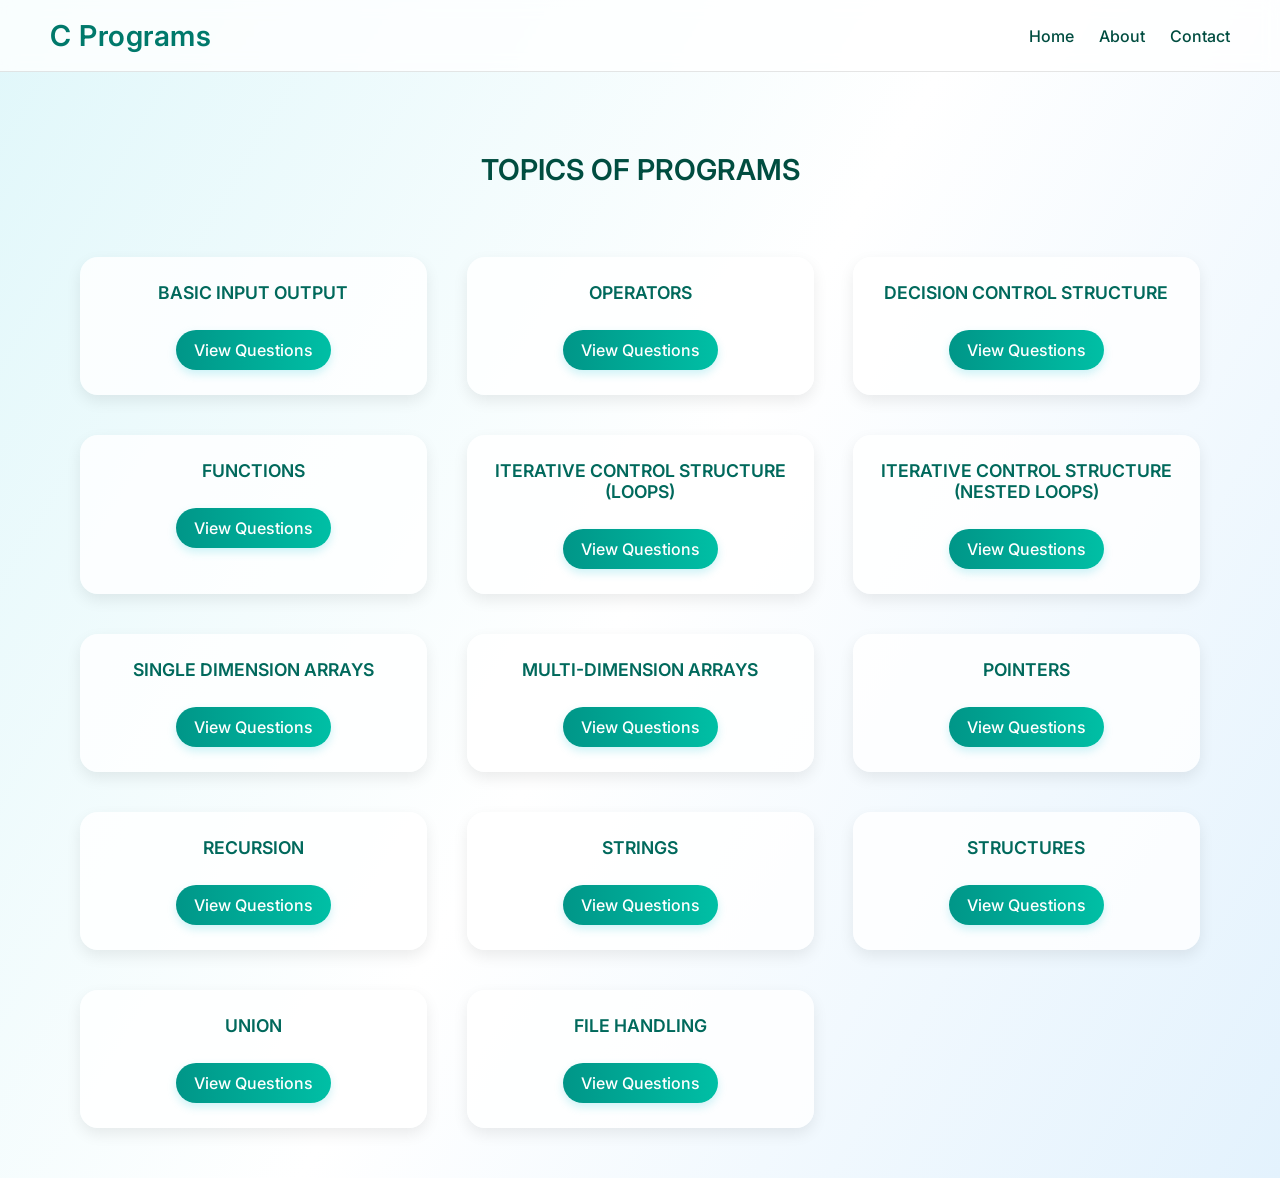
<file: index.html>
<!DOCTYPE html>
<html lang="en">

<head>
  <meta charset="UTF-8">
  <meta name="viewport" content="width=device-width, initial-scale=1.0">
  <title>C Programming Hub</title>
  <link rel="stylesheet" href="style_c_site.css">
</head>

<body>

  <!-- Navbar -->
  <nav class="navbar">
    <h1>C Programs</h1>
    <ul>
      <li><a href="index.html">Home</a></li>
      <li><a href="about.html">About</a></li>
      <li><a href="contact.html">Contact</a></li>
    </ul>
  </nav>

  <!-- Heading -->
  <section class="heading">
    <p>TOPICS OF PROGRAMS<p>
  </section>

  <!-- Topics Section -->
  <section class="topics">

    <div class="card">
      <h3>BASIC INPUT OUTPUT</h3>
      <a href="basics.html" class="btn">View Questions</a>
    </div>


    
    <div class="card">  
      <h3>OPERATORS</h3>
      <a href="operators.html" class="btn">View Questions</a>
    </div>

    
    <div class="card">  
      <h3>DECISION CONTROL STRUCTURE</h3>
      <a href="DCS.html" class="btn">View Questions</a>
    </div>

    <div class="card">
      <h3>FUNCTIONS</h3>
      <a href="functions.html" class="btn">View Questions</a>
    </div>

    <div class="card">
      <h3>ITERATIVE CONTROL STRUCTURE (LOOPS)</h3>
      <a href="loops.html" class="btn">View Questions</a>
    </div>

    <div class="card">
      <h3>ITERATIVE CONTROL STRUCTURE (NESTED LOOPS)</h3>
      <a href="nestedloops.html" class="btn">View Questions</a>
    </div>

    <div class="card">
      <h3>SINGLE DIMENSION ARRAYS</h3>
      <a href="array.html" class="btn">View Questions</a>
    </div>

    <div class="card">
      <h3>MULTI-DIMENSION ARRAYS</h3>
      <a href="multiarray.html" class="btn">View Questions</a>
    </div>

    <div class="card">
      <h3>POINTERS</h3>
      <a href="pointers.html" class="btn">View Questions</a>
    </div>

    <div class="card">
      <h3>RECURSION</h3>
      <a href="recursion.html" class="btn">View Questions</a>
    </div>

    <div class="card">
      <h3>STRINGS</h3>
      <a href="strings.html" class="btn">View Questions</a>
    </div>

    <div class="card">
      <h3>STRUCTURES</h3>
      <a href="structures.html" class="btn">View Questions</a>
    </div>

    <div class="card">
      <h3>UNION</h3>
      <a href="union.html" class="btn">View Questions</a>
    </div>

    <div class="card">
      <h3>FILE HANDLING</h3>
      <a href="file_handling.html" class="btn">View Questions</a>
    </div>
  </section>

</body>

</html>
</file>
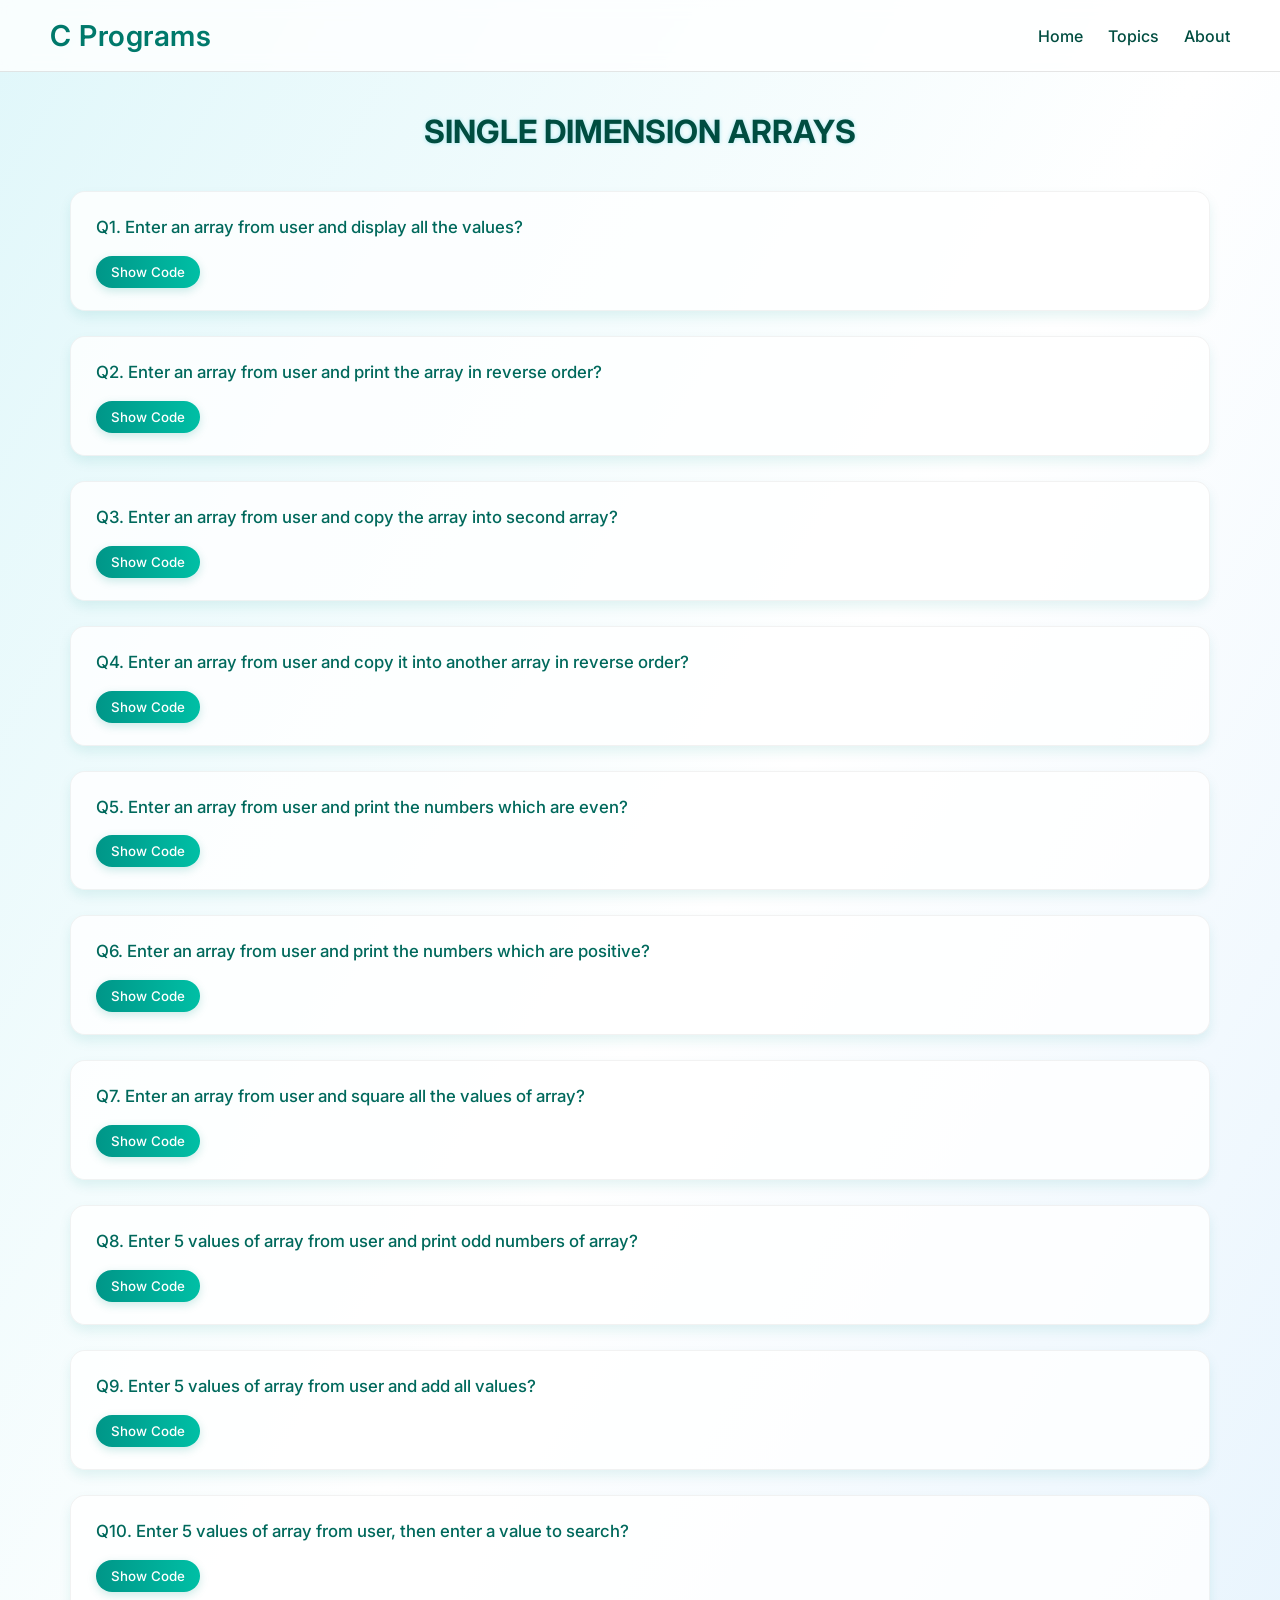
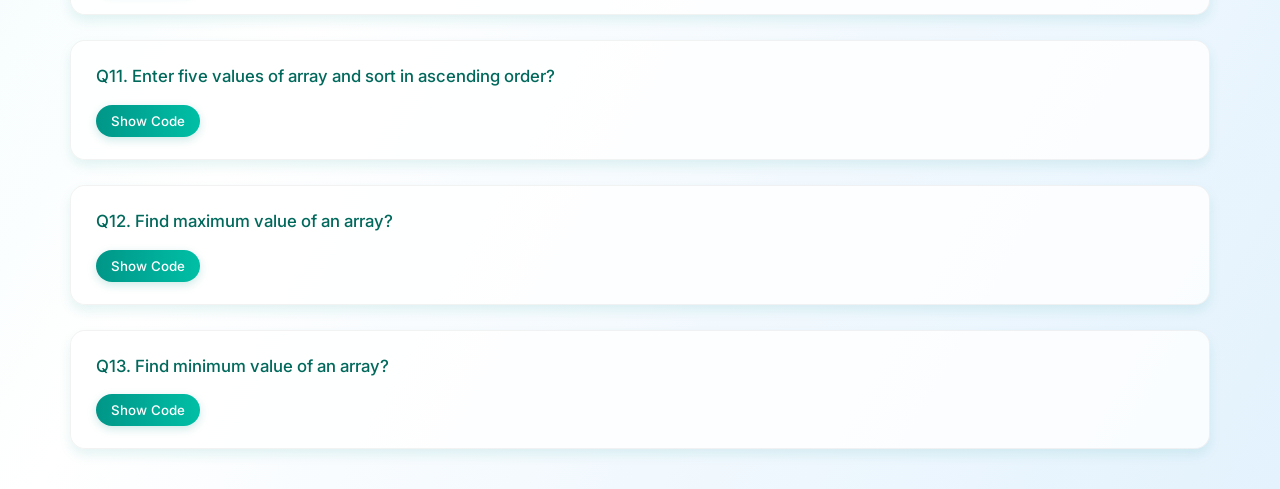
<file: array.html>
<!DOCTYPE html>
<html lang="en">
<head>
  <meta charset="UTF-8">
  <meta name="viewport" content="width=device-width, initial-scale=1.0">
  <title>C Language Basics</title>
  <link rel="stylesheet" href="style_c_site.css">
</head>
<body>

  <nav class="navbar">
    <h1 id="logo">C Programs</h1>
    <ul class="nav-links">
      <li><a href="index.html">Home</a></li>
      <li><a href="#">Topics</a></li>
      <li><a href="#">About</a></li>
    </ul>
  </nav>

  <section class="main-box">
    <h2 id="heading">SINGLE DIMENSION ARRAYS</h2>
    <div class="ques-list">

      <!-- Loop through all 13 questions -->
      <!-- Q1 -->
      <div class="ques-card">
        <h3>Q1. Enter an array from user and display all the values?</h3>
        <div class="btn-area">
          <button onclick="showCode('q1code')">Show Code</button>
          
        </div>
      </div>
      <div id="q1code" class="code-box">
        <div class="inner-code">
          <span class="close" onclick="hideCode('q1code')">CLOSE</span>
          <pre id="q1block">
#include &lt;stdio.h&gt;
int main(){
    int n;
    printf("Enter size of array: "); scanf("%d", &n);
    int arr[n];
    for(int i=0;i&lt;n;i++){
        printf("Enter element %d: ", i+1); scanf("%d", &arr[i]);
    }
    printf("Array elements are: ");
    for(int i=0;i&lt;n;i++) printf("%d ", arr[i]);
    return 0;
}
          </pre>
          <p class="output-text">Output: 1 2 3 4 5 (for input 5 elements)</p>
        </div>
      </div>

      <!-- Q2 -->
      <div class="ques-card">
        <h3>Q2. Enter an array from user and print the array in reverse order?</h3>
        <div class="btn-area">
          <button onclick="showCode('q2code')">Show Code</button>
          
        </div>
      </div>
      <div id="q2code" class="code-box">
        <div class="inner-code">
          <span class="close" onclick="hideCode('q2code')">CLOSE</span>
          <pre id="q2block">
#include &lt;stdio.h&gt;
int main(){
    int n; scanf("%d", &n);
    int arr[n];
    for(int i=0;i&lt;n;i++) scanf("%d", &arr[i]);
    printf("Array in reverse order: ");
    for(int i=n-1;i&gt;=0;i--) printf("%d ", arr[i]);
    return 0;
}
          </pre>
          <p class="output-text">Output: 5 4 3 2 1 (for input 5 elements)</p>
        </div>
      </div>

      <!-- Q3 -->
      <div class="ques-card">
        <h3>Q3. Enter an array from user and copy the array into second array?</h3>
        <div class="btn-area">
          <button onclick="showCode('q3code')">Show Code</button>
          
        </div>
      </div>
      <div id="q3code" class="code-box">
        <div class="inner-code">
          <span class="close" onclick="hideCode('q3code')">CLOSE</span>
          <pre id="q3block">
#include &lt;stdio.h&gt;
int main(){
    int n;
    printf("Enter the size of the array: ");
    scanf("%d", &n);

    int arr1[n], arr2[n];

    // Input first array
    for(int i=0; i&lt;n; i++){
        printf("Enter element %d: ", i+1);
        scanf("%d", &arr1[i]);
    }

    // Copy to second array
    for(int i=0; i&lt;n; i++){
        arr2[i] = arr1[i];
    }

    // Print second array
    printf("Second array (copied): ");
    for(int i=0; i&lt;n; i++){
        printf("%d ", arr2[i]);
    }

    return 0;
}

          </pre>
          <p class="output-text">Output: Enter the size of the array: 5<br>
Enter element 1: 10<br>
Enter element 2: 20<br>
Enter element 3: 30<br>
Enter element 4: 40<br>
Enter element 5: 50<br>
Second array (copied): 10 20 30 40 50

          </p>
        </div>
      </div>

      <!-- Q4 -->
      <div class="ques-card">
        <h3>Q4. Enter an array from user and copy it into another array in reverse order?</h3>
        <div class="btn-area">
          <button onclick="showCode('q4code')">Show Code</button>
          
        </div>
      </div>
      <div id="q4code" class="code-box">
        <div class="inner-code">
          <span class="close" onclick="hideCode('q4code')">CLOSE</span>
          <pre id="q4block">
#include &lt;stdio.h&gt;

int main() {
    int n;
    printf("Enter the size of the array: ");
    scanf("%d", &n);

    int arr[n], rev[n];

    // Input array
    for(int i = 0; i &lt; n; i++) {
        printf("Enter element %d: ", i+1);
        scanf("%d", &arr[i]);
    }

    // Reverse copy
    for(int i = 0; i &lt; n; i++) {
        rev[i] = arr[n-1-i];
    }

    // Print reversed array
    printf("Reversed copy: ");
    for(int i = 0; i &lt; n; i++) {
        printf("%d ", rev[i]);
    }

    return 0;
}

          </pre>
          <p class="output-text">Output: Enter the size of the array: 4<br>
Enter element 1: 1<br>
Enter element 2: 2<br>
Enter element 3: 3<br>
Enter element 4: 4<br>
Reversed copy: 4 3 2 1
</p>
        </div>
      </div>

      <!-- Q5 -->
      <div class="ques-card">
        <h3>Q5. Enter an array from user and print the numbers which are even?</h3>
        <div class="btn-area">
          <button onclick="showCode('q5code')">Show Code</button>
          
        </div>
      </div>
      <div id="q5code" class="code-box">
        <div class="inner-code">
          <span class="close" onclick="hideCode('q5code')">CLOSE</span>
          <pre id="q5block">
#include &lt;stdio.h&gt;

int main() {
    int n;
    printf("Enter the size of the array: ");
    scanf("%d", &n);

    int arr[n];

    // Input array
    for(int i = 0; i &lt; n; i++) {
        printf("Enter element %d: ", i+1);
        scanf("%d", &arr[i]);
    }

    // Print even numbers
    printf("Even numbers: ");
    for(int i = 0; i &lt; n; i++) {
        if(arr[i] % 2 == 0) {
            printf("%d ", arr[i]);
        }
    }

    return 0;
}

          </pre>
          <p class="output-text">Output: Enter the size of the array: 5<br>
Enter element 1: 1<br>
Enter element 2: 2<br>
Enter element 3: 3<br>
Enter element 4: 4<br>
Enter element 5: 5<br>
Even numbers: 2 4
</p>
        </div>
      </div>

      <!-- Q6 -->
      <div class="ques-card">
        <h3>Q6. Enter an array from user and print the numbers which are positive?</h3>
        <div class="btn-area">
          <button onclick="showCode('q6code')">Show Code</button>
          
        </div>
      </div>
      <div id="q6code" class="code-box">
        <div class="inner-code">
          <span class="close" onclick="hideCode('q6code')">CLOSE</span>
          <pre id="q6block">
#include &lt;stdio.h&gt;
int main(){
    int n; scanf("%d", &n);
    int arr[n];
    for(int i=0;i&lt;n;i++) scanf("%d", &arr[i]);
    printf("Positive numbers: ");
    for(int i=0;i&lt;n;i++){
        if(arr[i]&gt;0) printf("%d ", arr[i]);
    }
    return 0;
}
          </pre>
          <p class="output-text">Output: 1 3 5 (for input -2 1 -3 3 5)</p>
        </div>
      </div>

      <!-- Q7 -->
      <div class="ques-card">
        <h3>Q7. Enter an array from user and square all the values of array?</h3>
        <div class="btn-area">
          <button onclick="showCode('q7code')">Show Code</button>
          
        </div>
      </div>
      <div id="q7code" class="code-box">
        <div class="inner-code">
          <span class="close" onclick="hideCode('q7code')">CLOSE</span>
          <pre id="q7block">
#include &lt;stdio.h&gt;
int main(){
    int n; scanf("%d", &n);
    int arr[n];
    for(int i=0;i&lt;n;i++) scanf("%d", &arr[i]);
    printf("Squared array: ");
    for(int i=0;i&lt;n;i++){
        arr[i] = arr[i]*arr[i];
        printf("%d ", arr[i]);
    }
    return 0;
}
          </pre>
          <p class="output-text">Output: 1 4 9 16 25</p>
        </div>
      </div>

      <!-- Q8 -->
      <div class="ques-card">
        <h3>Q8. Enter 5 values of array from user and print odd numbers of array?</h3>
        <div class="btn-area">
          <button onclick="showCode('q8code')">Show Code</button>
          
        </div>
      </div>
      <div id="q8code" class="code-box">
        <div class="inner-code">
          <span class="close" onclick="hideCode('q8code')">CLOSE</span>
          <pre id="q8block">
#include &lt;stdio.h&gt;
int main(){
    int arr[5];
    for(int i=0;i&lt;5;i++) scanf("%d", &arr[i]);
    printf("Odd numbers: ");
    for(int i=0;i&lt;5;i++){
        if(arr[i]%2!=0) printf("%d ", arr[i]);
    }
    return 0;
}
          </pre>
          <p class="output-text">Output: 1 3 5</p>
        </div>
      </div>

      <!-- Q9 -->
      <div class="ques-card">
        <h3>Q9. Enter 5 values of array from user and add all values?</h3>
        <div class="btn-area">
          <button onclick="showCode('q9code')">Show Code</button>
          
        </div>
      </div>
      <div id="q9code" class="code-box">
        <div class="inner-code">
          <span class="close" onclick="hideCode('q9code')">CLOSE</span>
          <pre id="q9block">
#include &lt;stdio.h&gt;
int main(){
    int arr[5], sum=0;
    for(int i=0;i&lt;5;i++) scanf("%d", &arr[i]);
    for(int i=0;i&lt;5;i++) sum+=arr[i];
    printf("Sum of array: %d", sum);
    return 0;
}
          </pre>
          <p class="output-text">Output: 15</p>
        </div>
      </div>

      <!-- Q10 -->
      <div class="ques-card">
        <h3>Q10. Enter 5 values of array from user, then enter a value to search?</h3>
        <div class="btn-area">
          <button onclick="showCode('q10code')">Show Code</button>
          
        </div>
      </div>
      <div id="q10code" class="code-box">
        <div class="inner-code">
          <span class="close" onclick="hideCode('q10code')">CLOSE</span>
          <pre id="q10block">
#include &lt;stdio.h&gt;
int main(){
    int arr[5], key, flag=0;
    for(int i=0;i&lt;5;i++) scanf("%d", &arr[i]);
    printf("Enter value to search: "); scanf("%d", &key);
    for(int i=0;i&lt;5;i++){
        if(arr[i]==key){ flag=1; break; }
    }
    if(flag) printf("Found");
    else printf("Not Found");
    return 0;
}
          </pre>
          <p class="output-text">Output: Found / Not Found</p>
        </div>
      </div>

      <!-- Q11 -->
      <div class="ques-card">
        <h3>Q11. Enter five values of array and sort in ascending order?</h3>
        <div class="btn-area">
          <button onclick="showCode('q11code')">Show Code</button>
          
        </div>
      </div>
      <div id="q11code" class="code-box">
        <div class="inner-code">
          <span class="close" onclick="hideCode('q11code')">CLOSE</span>
          <pre id="q11block">
#include &lt;stdio.h&gt;
int main(){
    int arr[5], temp;
    for(int i=0;i&lt;5;i++) scanf("%d", &arr[i]);
    for(int i=0;i&lt;5-1;i++){
        for(int j=i+1;j&lt;5;j++){
            if(arr[i]&gt;arr[j]){
                temp=arr[i]; arr[i]=arr[j]; arr[j]=temp;
            }
        }
    }
    printf("Sorted array: ");
    for(int i=0;i&lt;5;i++) printf("%d ", arr[i]);
    return 0;
}
          </pre>
          <p class="output-text">Output: 1 2 3 4 5</p>
        </div>
      </div>

      <!-- Q12 -->
      <div class="ques-card">
        <h3>Q12. Find maximum value of an array?</h3>
        <div class="btn-area">
          <button onclick="showCode('q12code')">Show Code</button>
          
        </div>
      </div>
      <div id="q12code" class="code-box">
        <div class="inner-code">
          <span class="close" onclick="hideCode('q12code')">CLOSE</span>
          <pre id="q12block">
#include &lt;stdio.h&gt;
int main(){
    int n; scanf("%d", &n);
    int arr[n];
    for(int i=0;i&lt;n;i++) scanf("%d", &arr[i]);
    int max = arr[0];
    for(int i=1;i&lt;n;i++){
        if(arr[i]&gt;max) max = arr[i];
    }
    printf("Maximum value: %d", max);
    return 0;
}
          </pre>
          <p class="output-text">Output: 99 (for input 23 45 67 99 12)</p>
        </div>
      </div>

      <!-- Q13 -->
      <div class="ques-card">
        <h3>Q13. Find minimum value of an array?</h3>
        <div class="btn-area">
          <button onclick="showCode('q13code')">Show Code</button>
          
        </div>
      </div>
      <div id="q13code" class="code-box">
        <div class="inner-code">
          <span class="close" onclick="hideCode('q13code')">CLOSE</span>
          <pre id="q13block">
#include &lt;stdio.h&gt;
int main(){
    int n; scanf("%d", &n);
    int arr[n];
    for(int i=0;i&lt;n;i++) scanf("%d", &arr[i]);
    int min = arr[0];
    for(int i=1;i&lt;n;i++){
        if(arr[i]&lt;min) min = arr[i];
    }
    printf("Minimum value: %d", min);
    return 0;
}
          </pre>
          <p class="output-text">Output: 12 (for input 23 45 67 99 12)</p>
        </div>
      </div>

    </div> <!-- end ques-list -->
  </section>

  <script>
    function showCode(id) {
      const box = document.getElementById(id);
      box.style.opacity = 1;
      box.style.pointerEvents = "auto";
    }

    function hideCode(id) {
      const box = document.getElementById(id);
      box.style.opacity = 0;
      box.style.pointerEvents = "none";
    }
  </script>
</body>
</html>
</file>
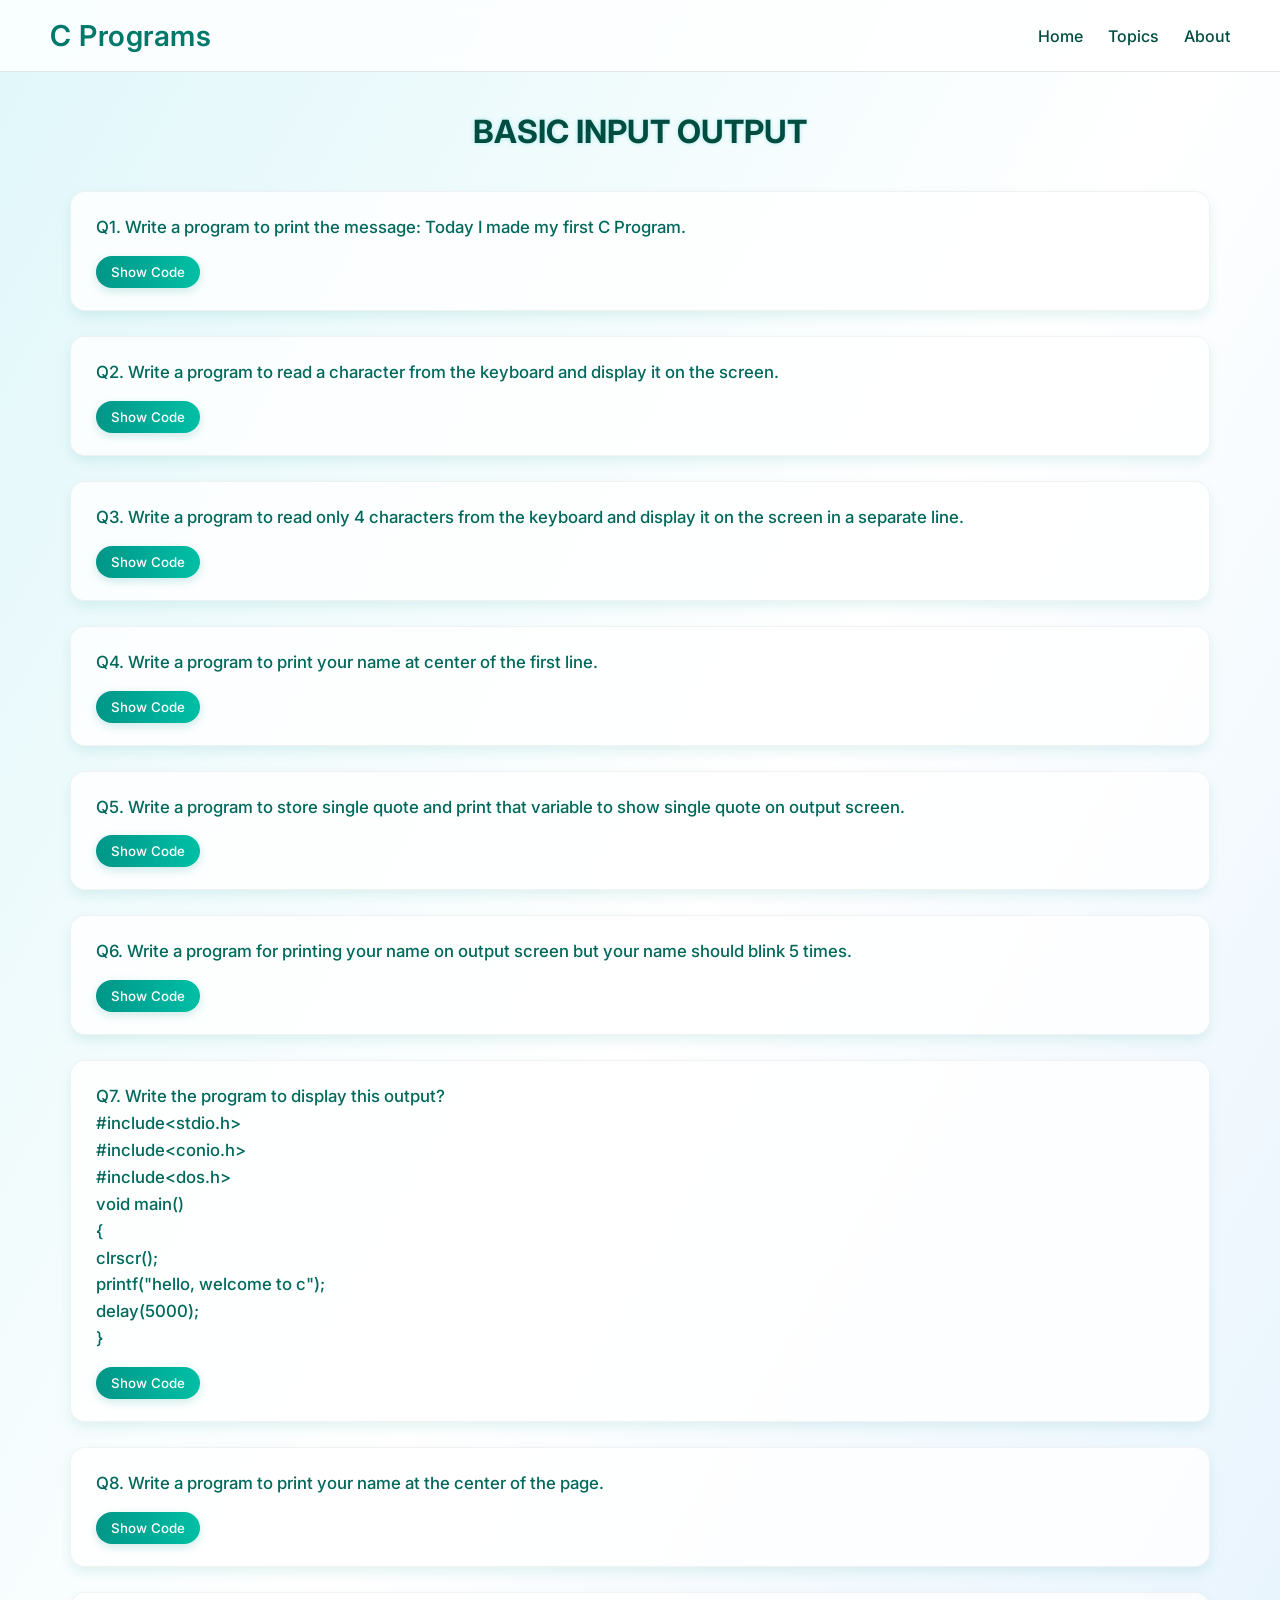
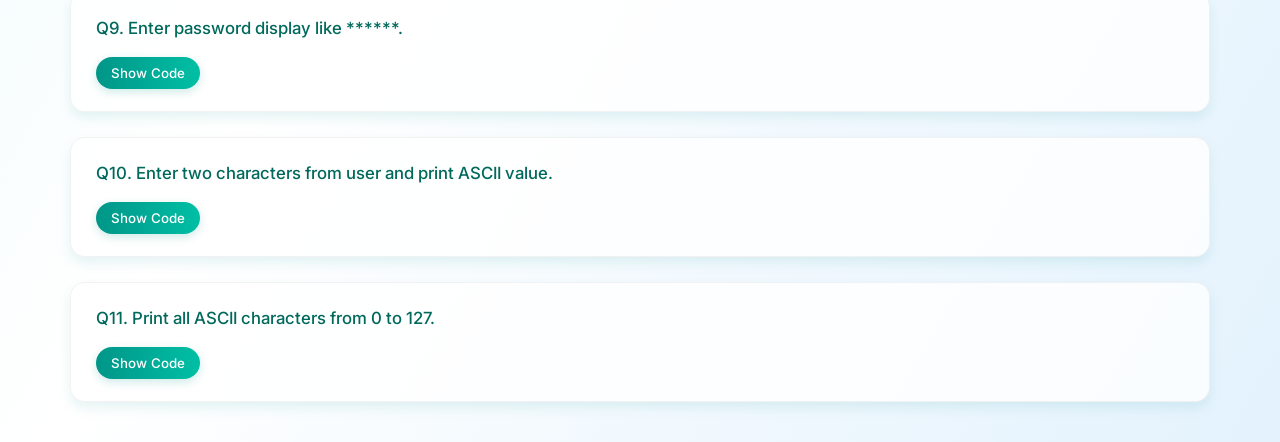
<file: basics.html>
<!DOCTYPE html>
<html lang="en">

<head>
  <meta charset="UTF-8">
  <meta name="viewport" content="width=device-width, initial-scale=1.0">
  <title>C Language Basics</title>
  <link rel="stylesheet" href="style_c_site.css">
</head>

<body>

  <nav class="navbar">
    <h1 id="logo">C Programs</h1>
    <ul class="nav-links">
      <li><a href="index.html">Home</a></li>
      <li><a href="#">Topics</a></li>
      <li><a href="#">About</a></li>
    </ul>
  </nav>

  <section class="main-box">
    <h2 id="heading">BASIC INPUT OUTPUT</h2>
    <div class="ques-list">

      <div class="ques-card">
        <h3>Q1. Write a program to print the message: Today I made my first C Program.</h3>
        <div class="btn-area">
          <button onclick="showCode('q1code')">Show Code</button>
          
        </div>
      </div>

      <div class="ques-card">
        <h3>Q2. Write a program to read a character from the keyboard and display it on the screen.</h3>
        <div class="btn-area">
          <button onclick="showCode('q2code')">Show Code</button>
          
        </div>
      </div>

      <div class="ques-card">
        <h3>Q3. Write a program to read only 4 characters from the keyboard and display it on the screen in a separate
          line.</h3>
        <div class="btn-area">
          <button onclick="showCode('q3code')">Show Code</button>
          
        </div>
      </div>

      <div class="ques-card">
        <h3>Q4. Write a program to print your name at center of the first line.</h3>
        <div class="btn-area">
          <button onclick="showCode('q4code')">Show Code</button>
          
        </div>
      </div>

      <div class="ques-card">
        <h3>Q5. Write a program to store single quote and print that variable to show single quote on output screen.
        </h3>
        <div class="btn-area">
          <button onclick="showCode('q5code')">Show Code</button>
          
        </div>
      </div>

      <div class="ques-card">
        <h3>Q6. Write a program for printing your name on output screen but your name should blink 5 times.</h3>
        <div class="btn-area">
          <button onclick="showCode('q6code')">Show Code</button>
          
        </div>
      </div>



      <div class="ques-card">
        <h3>Q7. Write the program to display this output?<br>
          #include&lt;stdio.h&gt;<br>
          #include&lt;conio.h&gt;<br>
          #include&lt;dos.h&gt;<br>
          void main()<br>
          {<br>
          clrscr();<br>
          printf("hello, welcome to c");<br>
          delay(5000);<br>
          }</h3>
        <div class="btn-area">
          <button onclick="showCode('q7code')">Show Code</button>
          
        </div>
      </div>

      <div class="ques-card">
        <h3>Q8. Write a program to print your name at the center of the page.</h3>
        <div class="btn-area">
          <button onclick="showCode('q8code')">Show Code</button>
          
        </div>
      </div>

      <div class="ques-card">
        <h3>Q9. Enter password display like ******.</h3>
        <div class="btn-area">
          <button onclick="showCode('q9code')">Show Code</button>
          
        </div>
      </div>

      <div class="ques-card">
        <h3>Q10. Enter two characters from user and print ASCII value.</h3>
        <div class="btn-area">
          <button onclick="showCode('q10code')">Show Code</button>
          
        </div>
      </div>

      <div class="ques-card">
        <h3>Q11. Print all ASCII characters from 0 to 127.</h3>
        <div class="btn-area">
          <button onclick="showCode('q11code')">Show Code</button>
          
        </div>
      </div>


    </div>
    <!-- d1  -->
    <div id="q1code" class="code-box">
      <div class="inner-code">
        <span class="close" onclick="hideCode('q1code')">ClOSE</span>
        <pre id="q1block">
#include &lt;stdio.h&gt;
int main(){
   // print messege on screen
   printf("Today I made my first C Program.");
   return 0;
}
        </pre>
        <p class="output-text">Output: Today I made my first C Program.</p>
      </div>
    </div>

    <!-- d2  -->
    <div id="q2code" class="code-box">
      <div class="inner-code">
        <span class="close" onclick="hideCode('q2code')">close</span>
        <pre id="q2block">
#include &lt;stdio.h&gt;

int main() {
    char ch;

    printf("Enter a character: ");
    scanf("%c", &ch);  // reads a single character input

    printf("You entered: %c\n", ch);

    return 0;
}

        </pre>
        <p class="output-text">Output: Enter a character: C<br>
          You entered: C</p>
      </div>
    </div>
    <!--- d3  -->
    <div id="q3code" class="code-box">
      <div class="inner-code">
        <span class="close" onclick="hideCode('q3code')">close</span>
        <pre id="q3lock">
#include &lt;stdio.h&gt;

int main() {
    char a, b, c, d;

    printf("Enter 4 characters: ");
    scanf("%c%c%c%c", &a, &b, &c, &d);

    printf("You entered:\n");
    printf("%c\n%c\n%c\n%c\n", a, b, c, d);

    return 0;
}


        </pre>
        <p class="output-text">Output: Enter 4 characters: abcd
          <br>
          You entered:
          a
          b
          c
          d
        </p>
      </div>
    </div>
    <!--- d4  -->
    <div id="q4code" class="code-box">
      <div class="inner-code">
        <span class="close" onclick="hideCode('q4code')">close</span>
        <pre id="q4lock">
           #include &lt;stdio.h&gt;

            int main() {
              printf("\t\t\t\t\tVansh"); // add spaces before your name to center it
               return 0;
            }

        </pre>
        <p class="output-text">Output: <img src="center line C.png" height="200vh" width="700vw" style="border-radius: 10px;">
        </p>
      </div>
    </div>
    <!--- d5  -->
    <div id="q5code" class="code-box">
      <div class="inner-code">
        <span class="close" onclick="hideCode('q5code')">close</span>
        <pre id="q5lock">
           #include &lt;stdio.h&gt;

int main() {
    char ch = '\'';  // use backslash to escape the single quote

    printf("The character is: %c\n", ch);

    return 0;
}


        </pre>
        <p class="output-text">Output: The character is: '</p>
      </div>
    </div>
    <!--- d6  -->
    <div id="q6code" class="code-box">
      <div class="inner-code">
        <span class="close" onclick="hideCode('q6code')">close</span>
        <pre id="q6lock">
           #include &lt;stdio.h&gt;
#include &lt;dos.h&gt;  // for delay()

int main() {
    int i;
    for(i = 0; i &lt; 5; i++) {
        printf("Vansh\n");   // print your name
        delay(500);            // wait 0.5 seconds
        clrscr();              // clear screen
    }
    return 0;
}


        </pre>
        <p class="output-text">Output: Vansh
        </p>
      </div>
    </div> 

    <!--- d7 -->
    <div id="q7code" class="code-box">
      <div class="inner-code">
        <span class="close" onclick="hideCode('q7code')">Close</span>
        <pre id="q7lock">
           #include &lt;stdio.h&gt;
#include &lt;conio.h&gt; // for clrscr() and getch()
#include &lt;dos.h&gt;   // for delay() function

void main()
{
    clrscr();                       // clear the screen
    printf("hello, welcome to c");  // print the message
    delay(5000);                    // delay for 5000 milliseconds (5 seconds)
    getch();                        // wait for a key press (optional)
}

        </pre>
        <p class="output-text">Output: hello, welcome to c
        </p>
      </div>
    </div>
    <!--- d8  -->
    <div id="q8code" class="code-box">
      <div class="inner-code">
        <span class="close" onclick="hideCode('q8code')">Close</span>
        <pre id="q8lock">
           #include &lt;stdio.h&gt;

void main()
{
    printf("\n\n\n\n\n\n\n\n\n\n\n\n");  // move name down
    printf("\t\t\t\tVansh");           // move name to center
}


        </pre>
        <p class="output-text">Output: <img src="center page C.png" height="400vh" width="800vw" style="border-radius: 10px;">

        </p>
      </div>
    </div>
   
    <!--- d9  -->
    <div id="q9code" class="code-box">
      <div class="inner-code">
        <span class="close" onclick="hideCode('q9code')">close</span>
        <pre id="q9lock">
           #include &lt;stdio.h&gt;
#include &lt;conio.h&gt;  // for getch()

void main()
{
    char pass[20];
    int i = 0;
    char ch;

    printf("Enter password: ");
    while (1)
    {
        ch = getch();           // reads a character without showing it
        if (ch == 13)           // if Enter is pressed (ASCII 13)
            break;
        pass[i] = ch;
        i++;
        printf("*");            // show * instead of the character
    }
    pass[i] = '\0';             // terminate the string

    printf("\nYour password is: %s", pass); 
}
        </pre>
        <p class="output-text">Output: Enter password: ********<br>
          Your password is: mypass
        </p>
      </div>
    </div>
    <!--- d10  -->
    <div id="q10code" class="code-box">
      <div class="inner-code">
        <span class="close" onclick="hideCode('q10code')">close</span>
        <pre id="q10lock">
           #include `&lt;stdio.h&gt;

void main()
{
    char a, b;

    printf("Enter first character: ");
    scanf("%c", &a);

    printf("Enter second character: ");
    scanf(" %c", &b);   // note the space before %c to skip newline

    printf("\nASCII value of '%c' = %d", a, a);
    printf("\nASCII value of '%c' = %d", b, b);
}

        </pre>
        <p class="output-text">Output: Enter first character: A<br>
          Enter second character: B<br>

          ASCII value of 'A' = 65<br>
          ASCII value of 'B' = 66

        </p>
      </div>
    </div>
    <!--- d11  -->
    <div id="q11code" class="code-box">
      <div class="inner-code">
        <span class="close" onclick="hideCode('q11code')">close</span>
        <pre id="q11lock">
           #include &lt;stdio.h&gt;

void main()
{
    int i;
    for(i = 0; i &lt;= 127; i++)
    {
        printf("ASCII value of %3d = %c\n", i, i);
    }
}


        </pre>
        <p class="output-text">Output: ASCII value of 0 =
          ASCII value of 1 =<br>
          ASCII value of 2 =<br>
          ...<br>
          ASCII value of 65 = A<br>
          ASCII value of 66 = B<br>
          ...<br>
          ASCII value of 127 = DEL<br><br>
          <ul>
Notes:

<li>ASCII 0-31 are non-printable control characters (so they may look blank or weird).</li>
<li>32-126 are the normal visible ones — like letters, digits, and symbols.</li>
<li>127 is the DEL (delete) character.</li>
</ul>
        </p>
      </div>
    </div>


  </section>

















  <script>
    function showCode(id) {
      const box = document.getElementById(id);
      box.style.opacity = 1;
      box.style.pointerEvents = "auto"; // make it clickable
    }

    function hideCode(id) {
      const box = document.getElementById(id);
      box.style.opacity = 0;
      box.style.pointerEvents = "none"; // disable interaction
    }
  </script>
</body>

</html>
</file>
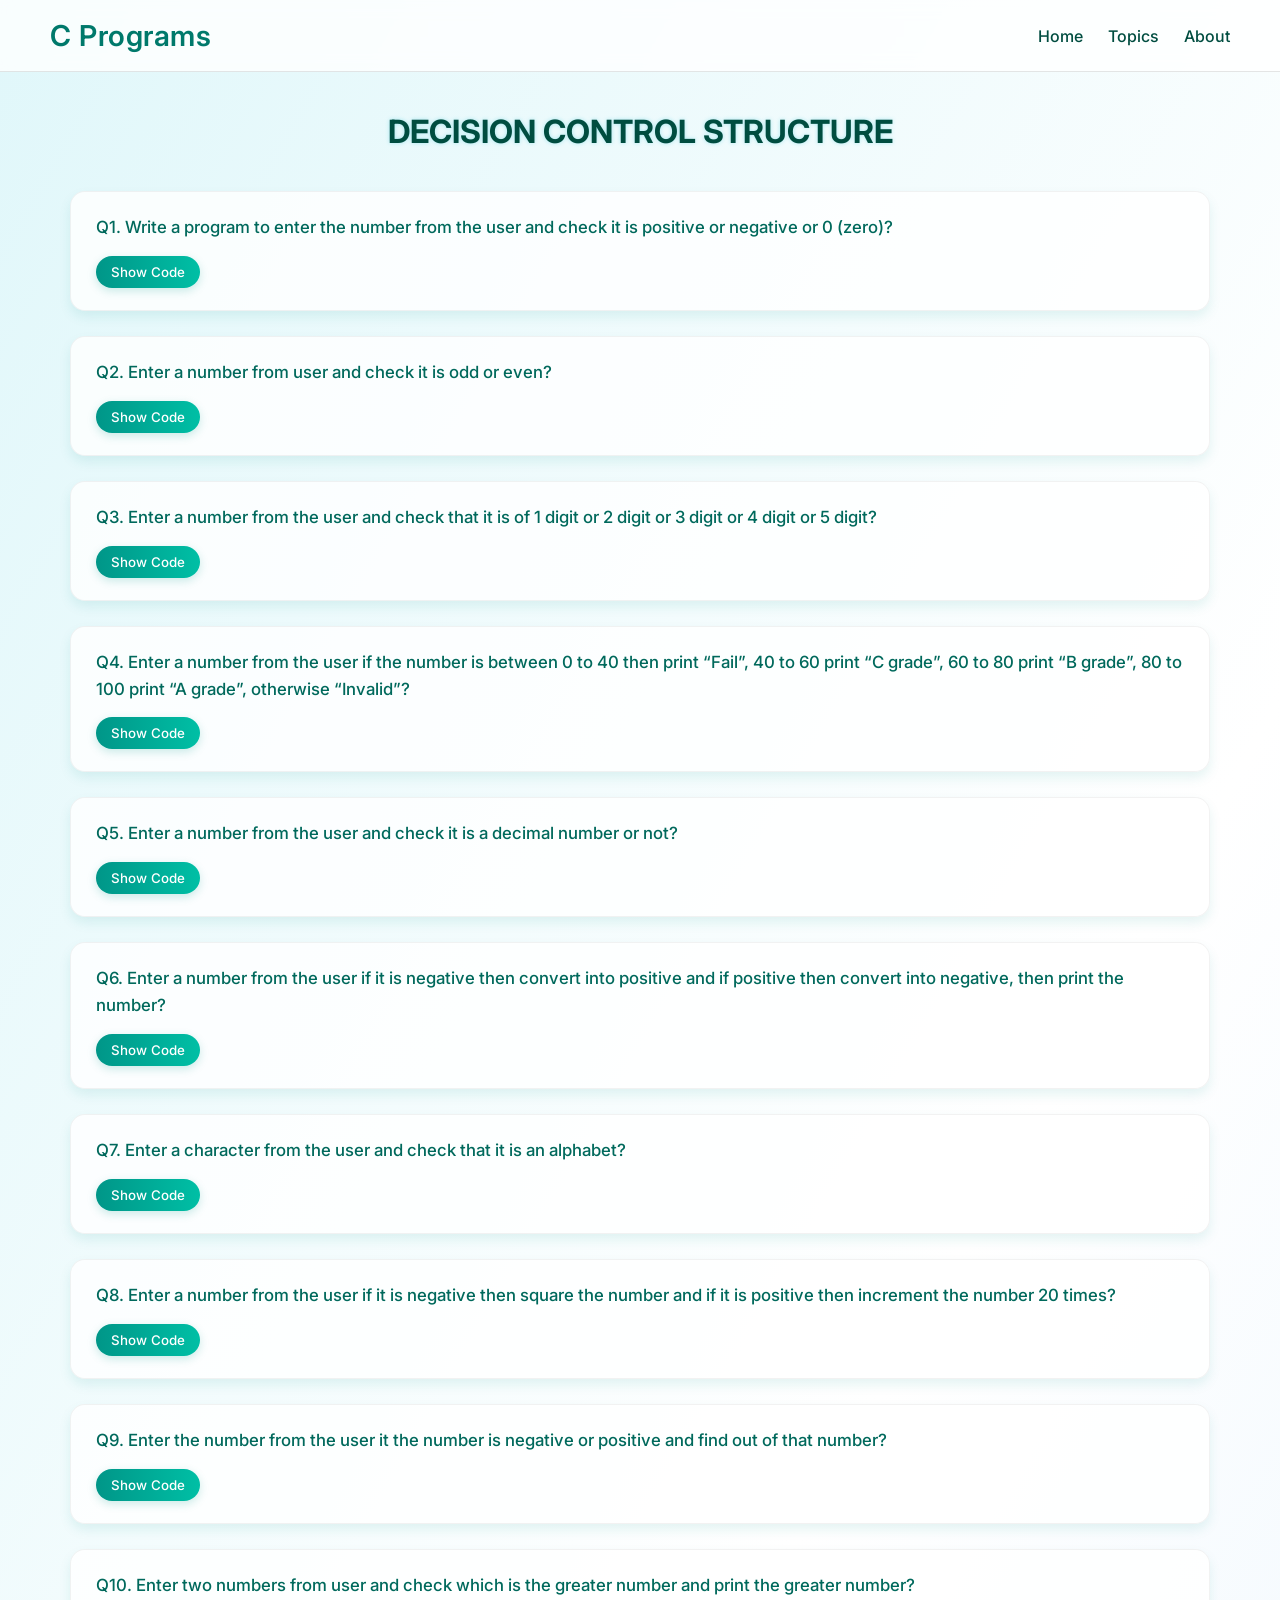
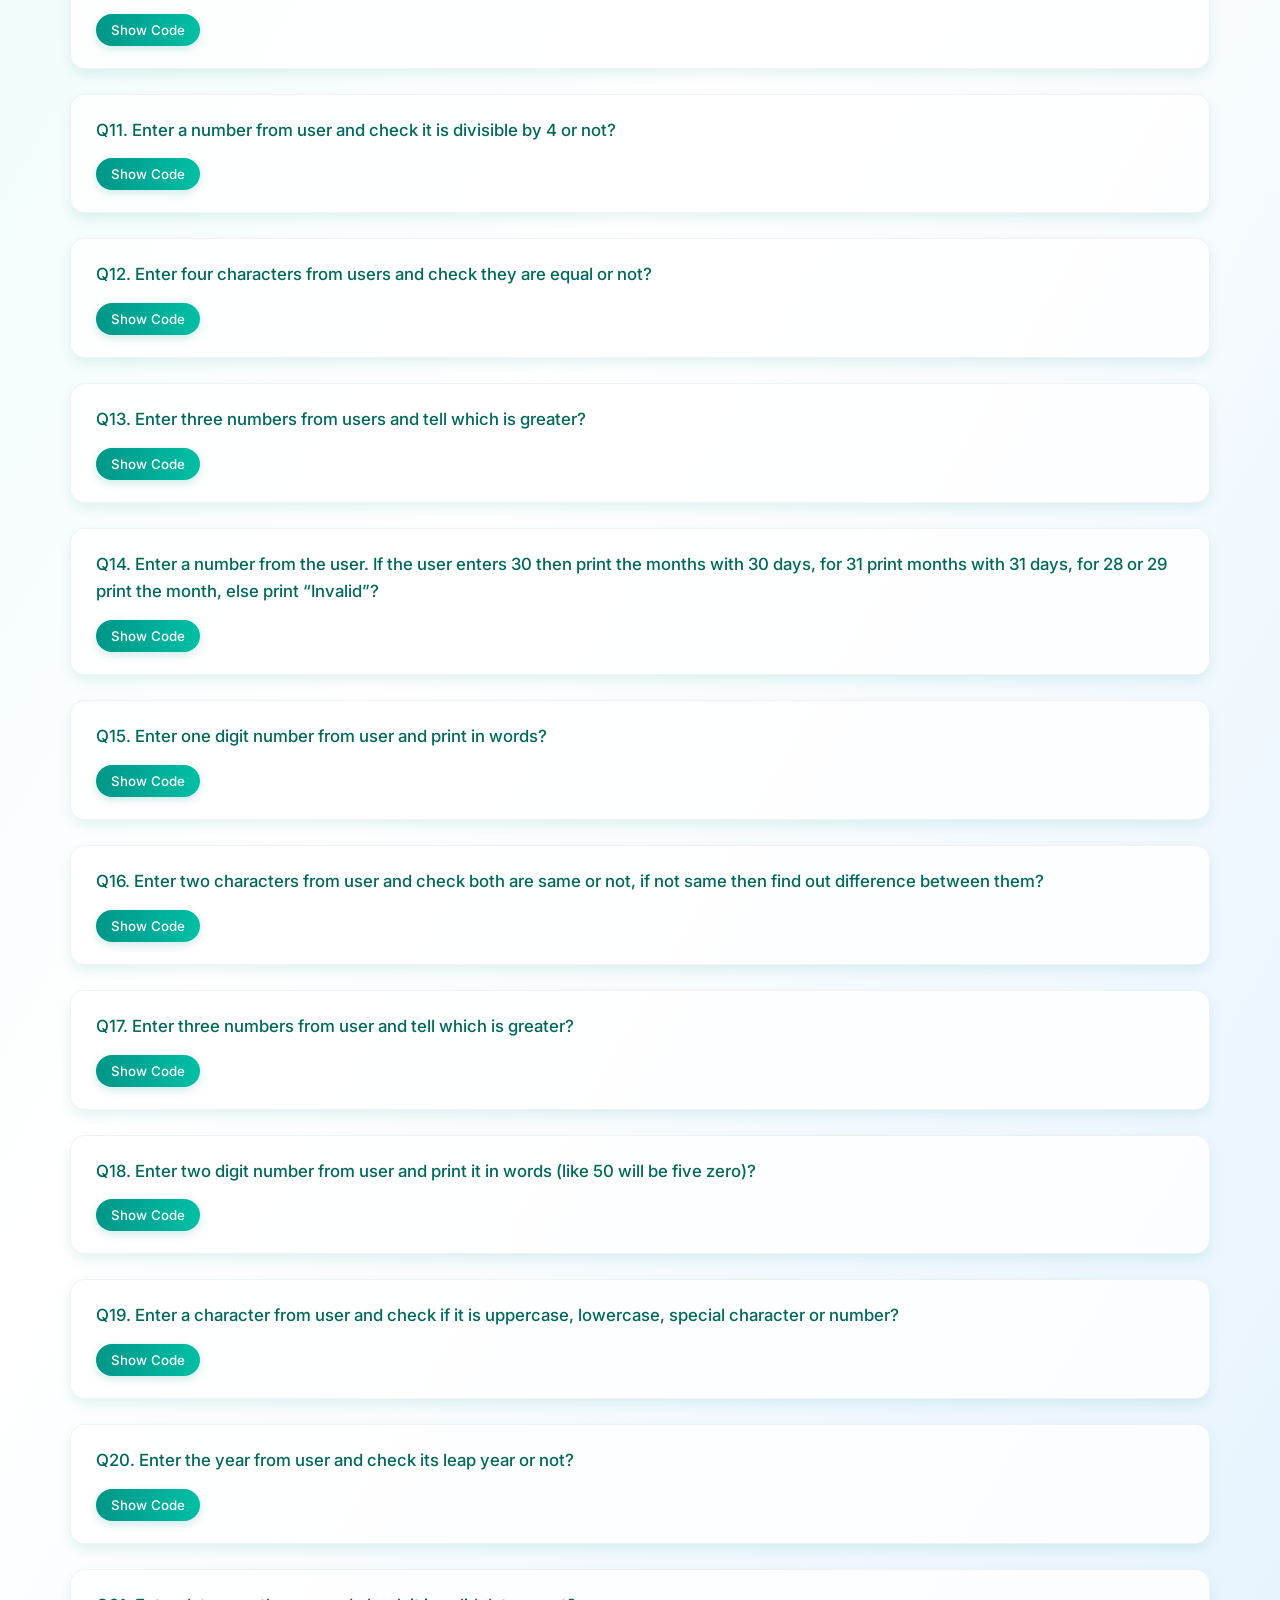
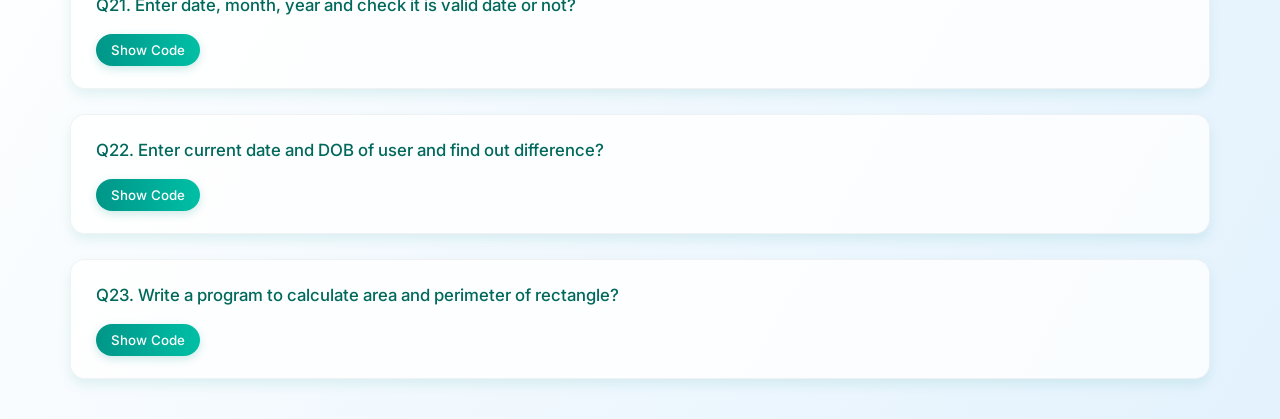
<file: DCS.html>
<!DOCTYPE html>
<html lang="en">
<head>
  <meta charset="UTF-8">
  <meta name="viewport" content="width=device-width, initial-scale=1.0">
  <title>C Language Basics</title>
  <link rel="stylesheet" href="style_c_site.css">
</head>
<body>

  <nav class="navbar">
    <h1 id="logo">C Programs</h1>
    <ul class="nav-links">
      <li><a href="index.html">Home</a></li>
      <li><a href="#">Topics</a></li>
      <li><a href="#">About</a></li>
    </ul>
  </nav>

  <section class="main-box">
    <h2 id="heading">DECISION CONTROL STRUCTURE</h2>

    <div class="ques-list">

  <div class="ques-card">
    <h3>Q1. Write a program to enter the number from the user and check it is positive or negative or 0 (zero)?</h3>
    <div class="btn-area">
      <button onclick="showCode('q1code')">Show Code</button>
      
    </div>
  </div>

  <div class="ques-card">
    <h3>Q2. Enter a number from user and check it is odd or even?</h3>
    <div class="btn-area">
      <button onclick="showCode('q2code')">Show Code</button>
      
    </div>
  </div>

  <div class="ques-card">
    <h3>Q3. Enter a number from the user and check that it is of 1 digit or 2 digit or 3 digit or 4 digit or 5 digit?</h3>
    <div class="btn-area">
      <button onclick="showCode('q3code')">Show Code</button>
      
    </div>
  </div>

  <div class="ques-card">
    <h3>Q4. Enter a number from the user if the number is between 0 to 40 then print “Fail”, 40 to 60 print “C grade”, 60 to 80 print “B grade”, 80 to 100 print “A grade”, otherwise “Invalid”?</h3>
    <div class="btn-area">
      <button onclick="showCode('q4code')">Show Code</button>
      
    </div>
  </div>

  <div class="ques-card">
    <h3>Q5. Enter a number from the user and check it is a decimal number or not?</h3>
    <div class="btn-area">
      <button onclick="showCode('q5code')">Show Code</button>
      
    </div>
  </div>

  <div class="ques-card">
    <h3>Q6. Enter a number from the user if it is negative then convert into positive and if positive then convert into negative, then print the number?</h3>
    <div class="btn-area">
      <button onclick="showCode('q6code')">Show Code</button>
      
    </div>
  </div>

  <div class="ques-card">
    <h3>Q7. Enter a character from the user and check that it is an alphabet?</h3>
    <div class="btn-area">
      <button onclick="showCode('q7code')">Show Code</button>
      
    </div>
  </div>

  <div class="ques-card">
    <h3>Q8. Enter a number from the user if it is negative then square the number and if it is positive then increment the number 20 times?</h3>
    <div class="btn-area">
      <button onclick="showCode('q8code')">Show Code</button>
      
    </div>
  </div>

  <div class="ques-card">
    <h3>Q9. Enter the number from the user it the number is negative or positive and find out of that number?</h3>
    <div class="btn-area">
      <button onclick="showCode('q9code')">Show Code</button>
     
    </div>
  </div>

  <div class="ques-card">
    <h3>Q10. Enter two numbers from user and check which is the greater number and print the greater number?</h3>
    <div class="btn-area">
      <button onclick="showCode('q10code')">Show Code</button>
      
    </div>
  </div>

  <div class="ques-card">
    <h3>Q11. Enter a number from user and check it is divisible by 4 or not?</h3>
    <div class="btn-area">
      <button onclick="showCode('q11code')">Show Code</button>
      
    </div>
  </div>

  <div class="ques-card">
    <h3>Q12. Enter four characters from users and check they are equal or not?</h3>
    <div class="btn-area">
      <button onclick="showCode('q12code')">Show Code</button>
      
    </div>
  </div>

  <div class="ques-card">
    <h3>Q13. Enter three numbers from users and tell which is greater?</h3>
    <div class="btn-area">
      <button onclick="showCode('q13code')">Show Code</button>
      
    </div>
  </div>

  <div class="ques-card">
    <h3>Q14. Enter a number from the user. If the user enters 30 then print the months with 30 days, for 31 print months with 31 days, for 28 or 29 print the month, else print “Invalid”?</h3>
    <div class="btn-area">
      <button onclick="showCode('q14code')">Show Code</button>
      
    </div>
  </div>

  <div class="ques-card">
    <h3>Q15. Enter one digit number from user and print in words?</h3>
    <div class="btn-area">
      <button onclick="showCode('q15code')">Show Code</button>
      
    </div>
  </div>

  <div class="ques-card">
    <h3>Q16. Enter two characters from user and check both are same or not, if not same then find out difference between them?</h3>
    <div class="btn-area">
      <button onclick="showCode('q16code')">Show Code</button>
      
    </div>
  </div>

  <div class="ques-card">
    <h3>Q17. Enter three numbers from user and tell which is greater?</h3>
    <div class="btn-area">
      <button onclick="showCode('q17code')">Show Code</button>
      
    </div>
  </div>

  <div class="ques-card">
    <h3>Q18. Enter two digit number from user and print it in words (like 50 will be five zero)?</h3>
    <div class="btn-area">
      <button onclick="showCode('q18code')">Show Code</button>
     
    </div>
  </div>

  <div class="ques-card">
    <h3>Q19. Enter a character from user and check if it is uppercase, lowercase, special character or number?</h3>
    <div class="btn-area">
      <button onclick="showCode('q19code')">Show Code</button>
      
    </div>
  </div>

  <div class="ques-card">
    <h3>Q20. Enter the year from user and check its leap year or not?</h3>
    <div class="btn-area">
      <button onclick="showCode('q20code')">Show Code</button>
      
    </div>
  </div>

  <div class="ques-card">
    <h3>Q21. Enter date, month, year and check it is valid date or not?</h3>
    <div class="btn-area">
      <button onclick="showCode('q21code')">Show Code</button>
      
    </div>
  </div>

  <div class="ques-card">
    <h3>Q22. Enter current date and DOB of user and find out difference?</h3>
    <div class="btn-area">
      <button onclick="showCode('q22code')">Show Code</button>
      
    </div>
  </div>

  <div class="ques-card">
    <h3>Q23. Write a program to calculate area and perimeter of rectangle?</h3>
    <div class="btn-area">
      <button onclick="showCode('q23code')">Show Code</button>
      
    </div>
  </div>

</div>

    <!-- c1 1 -->
    <div id="q1code" class="code-box">
      <div class="inner-code">
        <span class="close" onclick="hideCode('q1code')">CLOSE</span>
        <pre id="q1block">
#include &lt;stdio.h&gt;
int main(){
   int num;
   printf("Enter a number: ");
   scanf("%d",&num);
   if(num&gt;0)
     printf("The entered number is positive.");
   else if(num&lt;0)
     printf("The entered number is negative.");
   else
     printf("The entered number is zero.");
   return 0;
}
        </pre>
        <p class="output-text">Output: Enter a number : 5
The entered number is positive.</p>
      </div>
    </div>

    <div id="q2code" class="code-box">
      <div class="inner-code">
        <span class="close" onclick="hideCode('q2code')">CLOSE</span>
        <pre id="q2block">
#include &lt;stdio.h&gt;
int main(){
  int n;
  printf("Enter a number: ");
  scanf("%d",&n);
  if(n%2==0)
    printf("The entered number is even.");
  else
    printf("The entered number is odd.");
  return 0;
}
        </pre>
        <p class="output-text">Output: Enter a number : 8
The entered number is even.</p>
      </div>
    </div>

    <div id="q3code" class="code-box">
      <div class="inner-code">
        <span class="close" onclick="hideCode('q3code')">CLOSE</span>
        <pre id="q3block">
#include &lt;stdio.h&gt;
int main(){
  int n, absn;
  printf("Enter a number: ");
  scanf("%d",&n);
  absn = (n&lt;0)? -n : n;
  if(absn &lt;= 9)
    printf("The entered number is 1 digit.");
  else if(absn &lt;= 99)
    printf("The entered number is 2 digit.");
  else if(absn &lt;= 999)
    printf("The entered number is 3 digit.");
  else if(absn &lt;= 9999)
    printf("The entered number is 4 digit.");
  else if(absn &lt;= 99999)
    printf("The entered number is 5 digit.");
  else
    printf("The entered number has more than 5 digits.");
  return 0;
}
        </pre>
        <p class="output-text">Output: Enter a number : 456
The entered number is 3 digit.</p>
      </div>
    </div>

    <div id="q4code" class="code-box">
      <div class="inner-code">
        <span class="close" onclick="hideCode('q4code')">CLOSE</span>
        <pre id="q4block">
#include &lt;stdio.h&gt;
int main(){
  int marks;
  printf("Enter marks (0-100): ");
  scanf("%d",&marks);
  if(marks &lt; 0 || marks &gt; 100)
    printf("Invalid");
  else if(marks &lt; 40)
    printf("Fail");
  else if(marks &lt; 60)
    printf("C grade");
  else if(marks &lt; 80)
    printf("B grade");
  else
    printf("A grade");
  return 0;
}
        </pre>
        <p class="output-text">Output: Enter marks (0-100) : 72
B grade</p>
      </div>
    </div>

    <div id="q5code" class="code-box">
      <div class="inner-code">
        <span class="close" onclick="hideCode('q5code')">CLOSE</span>
        <pre id="q5block">
#include &lt;stdio.h&gt;
int main(){
  float num;
  printf("Enter a number (can be decimal): ");
  scanf("%f",&num);
  if(num == (int)num)
    printf("The entered number is not decimal.");
  else
    printf("The entered number is a decimal number.");
  return 0;
}
        </pre>
        <p class="output-text">Output: Enter a number (can be decimal) : 4.25
The entered number is a decimal number.</p>
      </div>
    </div>

    <div id="q6code" class="code-box">
      <div class="inner-code">
        <span class="close" onclick="hideCode('q6code')">CLOSE</span>
        <pre id="q6block">
#include &lt;stdio.h&gt;
int main(){
  int n;
  printf("Enter a number: ");
  scanf("%d",&n);
  if(n &lt; 0)
    n = -n;   /* negative -> positive */
  else if(n &gt;= 0)
    n = -n;   /* positive or zero -> negative */
  printf("Converted number: %d", n);
  return 0;
}
        </pre>
        <p class="output-text">Output: Enter a number : -12
Converted number: 12</p>
      </div>
    </div>

    <div id="q7code" class="code-box">
      <div class="inner-code">
        <span class="close" onclick="hideCode('q7code')">CLOSE</span>
        <pre id="q7block">
#include &lt;stdio.h&gt;
int main(){
  char ch;
  printf("Enter a character: ");
  scanf(" %c",&ch);
  if( (ch&gt;='A' && ch&lt;='Z') || (ch&gt;='a' && ch&lt;='z') )
    printf("The entered character is an alphabet.");
  else
    printf("The entered character is not an alphabet.");
  return 0;
}
        </pre>
        <p class="output-text">Output: Enter a character : g
The entered character is an alphabet.</p>
      </div>
    </div>

    <div id="q8code" class="code-box">
      <div class="inner-code">
        <span class="close" onclick="hideCode('q8code')">CLOSE</span>
        <pre id="q8block">
#include &lt;stdio.h&gt;
int main(){
  int n;
  printf("Enter a number: ");
  scanf("%d",&n);
  if(n &lt; 0){
    int sq = n * n;
    printf("Square of the entered negative number is %d.", sq);
  } else {
    int i;
    int value = n;
    for(i=0;i&lt;20;i++) value++;
    printf("Value after incrementing 20 times: %d.", value);
  }
  return 0;
}
        </pre>
        <p class="output-text">Output: Enter a number : 3
Value after incrementing 20 times: 23</p>
      </div>
    </div>

    <div id="q9code" class="code-box">
      <div class="inner-code">
        <span class="close" onclick="hideCode('q9code')">CLOSE</span>
        <pre id="q9block">
#include &lt;stdio.h&gt;
int main(){
  int n;
  printf("Enter a number: ");
  scanf("%d",&n);
  if(n &lt; 0)
    printf("The entered number is negative.\nAbsolute value = %d", -n);
  else
    printf("The entered number is positive or zero.\nAbsolute value = %d", n);
  return 0;
}
        </pre>
        <p class="output-text">Output: Enter a number : -7
The entered number is negative.
Absolute value = 7</p>
      </div>
    </div>

    <div id="q10code" class="code-box">
      <div class="inner-code">
        <span class="close" onclick="hideCode('q10code')">CLOSE</span>
        <pre id="q10block">
#include &lt;stdio.h&gt;
int main(){
  int a,b;
  printf("Enter two numbers: ");
  scanf("%d%d",&a,&b);
  if(a &gt; b)
    printf("The greater number is %d.", a);
  else if(b &gt; a)
    printf("The greater number is %d.", b);
  else
    printf("Both numbers are equal.");
  return 0;
}
        </pre>
        <p class="output-text">Output: Enter two numbers : 12 9
The greater number is 12.</p>
      </div>
    </div>

    <div id="q11code" class="code-box">
      <div class="inner-code">
        <span class="close" onclick="hideCode('q11code')">CLOSE</span>
        <pre id="q11block">
#include &lt;stdio.h&gt;
int main(){
  int n;
  printf("Enter a number: ");
  scanf("%d",&n);
  if(n%4==0)
    printf("The entered number is divisible by 4.");
  else
    printf("The entered number is not divisible by 4.");
  return 0;
}
        </pre>
        <p class="output-text">Output: Enter a number : 20
The entered number is divisible by 4.</p>
      </div>
    </div>

    <div id="q12code" class="code-box">
      <div class="inner-code">
        <span class="close" onclick="hideCode('q12code')">CLOSE</span>
        <pre id="q12block">
#include &lt;stdio.h&gt;
int main(){
  char a,b,c,d;
  printf("Enter four characters separated by spaces: ");
  scanf(" %c %c %c %c",&a,&b,&c,&d);
  if(a==b && b==c && c==d)
    printf("All four characters are equal.");
  else
    printf("Characters are not all equal.");
  return 0;
}
        </pre>
        <p class="output-text">Output: Enter four characters separated by spaces : a a a a
All four characters are equal.</p>
      </div>
    </div>

    <div id="q13code" class="code-box">
      <div class="inner-code">
        <span class="close" onclick="hideCode('q13code')">CLOSE</span>
        <pre id="q13block">
#include &lt;stdio.h&gt;
int main(){
  int x,y,z;
  printf("Enter three numbers: ");
  scanf("%d%d%d",&x,&y,&z);
  if(x &gt;= y && x &gt;= z)
    printf("%d is the greatest.", x);
  else if(y &gt;= x && y &gt;= z)
    printf("%d is the greatest.", y);
  else
    printf("%d is the greatest.", z);
  return 0;
}
        </pre>
        <p class="output-text">Output: Enter three numbers : 5 17 9
17 is the greatest.</p>
      </div>
    </div>

    <div id="q14code" class="code-box">
      <div class="inner-code">
        <span class="close" onclick="hideCode('q14code')">CLOSE</span>
        <pre id="q14block">
#include &lt;stdio.h&gt;
int main(){
  int n;
  printf("Enter days (28/29/30/31): ");
  scanf("%d",&n);
  if(n==30)
    printf("Months with 30 days: Apr, Jun, Sep, Nov");
  else if(n==31)
    printf("Months with 31 days: Jan, Mar, May, Jul, Aug, Oct, Dec");
  else if(n==28 || n==29)
    printf("Month: Feb");
  else
    printf("Invalid");
  return 0;
}
        </pre>
        <p class="output-text">Output: Enter days (28/29/30/31) : 30
Months with 30 days: Apr, Jun, Sep, Nov</p>
      </div>
    </div>

    <div id="q15code" class="code-box">
      <div class="inner-code">
        <span class="close" onclick="hideCode('q15code')">CLOSE</span>
        <pre id="q15block">
#include &lt;stdio.h&gt;
int main(){
  int d;
  printf("Enter one digit number: ");
  scanf("%d",&d);
  switch(d){
    case 0: printf("Zero"); break;
    case 1: printf("One"); break;
    case 2: printf("Two"); break;
    case 3: printf("Three"); break;
    case 4: printf("Four"); break;
    case 5: printf("Five"); break;
    case 6: printf("Six"); break;
    case 7: printf("Seven"); break;
    case 8: printf("Eight"); break;
    case 9: printf("Nine"); break;
    default: printf("Invalid input");
  }
  return 0;
}
        </pre>
        <p class="output-text">Output: Enter one digit number : 7
Seven</p>
      </div>
    </div>

    <div id="q16code" class="code-box">
      <div class="inner-code">
        <span class="close" onclick="hideCode('q16code')">CLOSE</span>
        <pre id="q16block">
#include &lt;stdio.h&gt;
int main(){
  char a,b;
  printf("Enter two characters separated by space: ");
  scanf(" %c %c",&a,&b);
  if(a==b)
    printf("Both characters are same.");
  else
    printf("Characters differ by %d (ASCII difference).", (int)(a-b));
  return 0;
}
        </pre>
        <p class="output-text">Output: Enter two characters separated by space : c f
Characters differ by -3 (ASCII difference).</p>
      </div>
    </div>

    <div id="q17code" class="code-box">
      <div class="inner-code">
        <span class="close" onclick="hideCode('q17code')">CLOSE</span>
        <pre id="q17block">
#include &lt;stdio.h&gt;
int main(){
  int a,b,c;
  printf("Enter three numbers: ");
  scanf("%d%d%d",&a,&b,&c);
  if(a &gt;= b && a &gt;= c)
    printf("%d is the greatest.", a);
  else if(b &gt;= a && b &gt;= c)
    printf("%d is the greatest.", b);
  else
    printf("%d is the greatest.", c);
  return 0;
}
        </pre>
        <p class="output-text">Output: Enter three numbers : 22 22 10
22 is the greatest.</p>
      </div>
    </div>

    <div id="q18code" class="code-box">
      <div class="inner-code">
        <span class="close" onclick="hideCode('q18code')">CLOSE</span>
        <pre id="q18block">
#include &lt;stdio.h&gt;
int main(){
  int n;
  printf("Enter two-digit number: ");
  scanf("%d",&n);
  int tens = n/10;
  int ones = n%10;
  /* Print tens place word */
  switch(tens){
    case 1: printf("Ten "); break;
    case 2: printf("Twenty "); break;
    case 3: printf("Thirty "); break;
    case 4: printf("Forty "); break;
    case 5: printf("Fifty "); break;
    case 6: printf("Sixty "); break;
    case 7: printf("Seventy "); break;
    case 8: printf("Eighty "); break;
    case 9: printf("Ninety "); break;
    default: printf("");
  }
  /* Print ones place word (including zero as 'zero' if you want) */
  switch(ones){
    case 0: printf("zero"); break;
    case 1: printf("one"); break;
    case 2: printf("two"); break;
    case 3: printf("three"); break;
    case 4: printf("four"); break;
    case 5: printf("five"); break;
    case 6: printf("six"); break;
    case 7: printf("seven"); break;
    case 8: printf("eight"); break;
    case 9: printf("nine"); break;
  }
  return 0;
}
        </pre>
        <p class="output-text">Output: Enter two-digit number : 50
Fifty zero</p>
      </div>
    </div>

    <div id="q19code" class="code-box">
      <div class="inner-code">
        <span class="close" onclick="hideCode('q19code')">CLOSE</span>
        <pre id="q19block">
#include &lt;stdio.h&gt;
int main(){
  char ch;
  printf("Enter a character: ");
  scanf(" %c",&ch);
  if(ch &gt;= 'A' && ch &lt;= 'Z')
    printf("The entered character is uppercase.");
  else if(ch &gt;= 'a' && ch &lt;= 'z')
    printf("The entered character is lowercase.");
  else if(ch &gt;= '0' && ch &lt;= '9')
    printf("The entered character is a digit.");
  else
    printf("The entered character is a special character.");
  return 0;
}
        </pre>
        <p class="output-text">Output: Enter a character : %
The entered character is a special character.</p>
      </div>
    </div>

    <div id="q20code" class="code-box">
      <div class="inner-code">
        <span class="close" onclick="hideCode('q20code')">CLOSE</span>
        <pre id="q20block">
#include &lt;stdio.h&gt;
int main(){
  int year;
  printf("Enter the year: ");
  scanf("%d",&year);
  if((year%400==0) || (year%4==0 && year%100!=0))
    printf("The year is a leap year.");
  else
    printf("The year is not a leap year.");
  return 0;
}
        </pre>
        <p class="output-text">Output: Enter the year : 2024
The year is a leap year.</p>
      </div>
    </div>

    <div id="q21code" class="code-box">
      <div class="inner-code">
        <span class="close" onclick="hideCode('q21code')">CLOSE</span>
        <pre id="q21block">
#include &lt;stdio.h&gt;
int main(){
  int d,m,y;
  printf("Enter date (dd mm yyyy): ");
  scanf("%d%d%d",&d,&m,&y);
  if(m &lt; 1 || m &gt; 12){
    printf("Invalid date (month out of range).");
  } else if(d &lt; 1 || d &gt; 31){
    printf("Invalid date (day out of range).");
  } else if(m==2){
    if( (y%400==0) || (y%4==0 && y%100!=0) ){
      if(d &gt; 29) printf("Invalid date for February in leap year.");
      else printf("Valid date.");
    } else {
      if(d &gt; 28) printf("Invalid date for February.");
      else printf("Valid date.");
    }
  } else if(m==4 || m==6 || m==9 || m==11){
    if(d &gt; 30) printf("Invalid date for given month.");
    else printf("Valid date.");
  } else {
    printf("Valid date.");
  }
  return 0;
}
        </pre>
        <p class="output-text">Output: Enter date (dd mm yyyy) : 29 02 2024
Valid date.</p>
      </div>
    </div>

    <div id="q22code" class="code-box">
      <div class="inner-code">
        <span class="close" onclick="hideCode('q22code')">CLOSE</span>
        <pre id="q22block">
#include &lt;stdio.h&gt;
int main(){
  int bd, bm, by;
  int cd, cm, cy;
  printf("Enter birth date (dd mm yyyy): ");
  scanf("%d%d%d",&bd,&bm,&by);
  printf("Enter current date (dd mm yyyy): ");
  scanf("%d%d%d",&cd,&cm,&cy);
  int ageYears = cy - by;
  int ageMonths = cm - bm;
  int ageDays = cd - bd;
  if(ageDays &lt; 0){
    ageDays += 30; /* simple borrowing, not exact calendar math */
    ageMonths--;
  }
  if(ageMonths &lt; 0){
    ageMonths += 12;
    ageYears--;
  }
  printf("Age: %d years, %d months, %d days", ageYears, ageMonths, ageDays);
  return 0;
}
        </pre>
        <p class="output-text">Output:
Enter birth date (dd mm yyyy) : 15 08 2000<br>
Enter current date (dd mm yyyy) : 05 11 2025<br>
Age: 25 years, 2 months, 21 days</p>
      </div>
    </div>

    <div id="q23code" class="code-box">
      <div class="inner-code">
        <span class="close" onclick="hideCode('q23code')">CLOSE</span>
        <pre id="q23block">
#include &lt;stdio.h&gt;
int main(){
  float length, breadth;
  printf("Enter length and breadth: ");
  scanf("%f%f",&length,&breadth);
  float area = length * breadth;
  float perimeter = 2 * (length + breadth);
  printf("Area = %.2f\nPerimeter = %.2f", area, perimeter);
  return 0;
}
        </pre>
        <p class="output-text">Output:
Enter length and breadth : 5 3<br>
Area = 15.00
Perimeter = 16.00</p>
      </div>
    </div>

  </section>

  <script >
function showCode(id) {
  const box = document.getElementById(id);
  box.style.opacity = 1;
  box.style.pointerEvents = "auto"; // make it clickable
}

function hideCode(id) {
  const box = document.getElementById(id);
  box.style.opacity = 0;
  box.style.pointerEvents = "none"; // disable interaction
}
  </script>
</body>
</html>
</file>
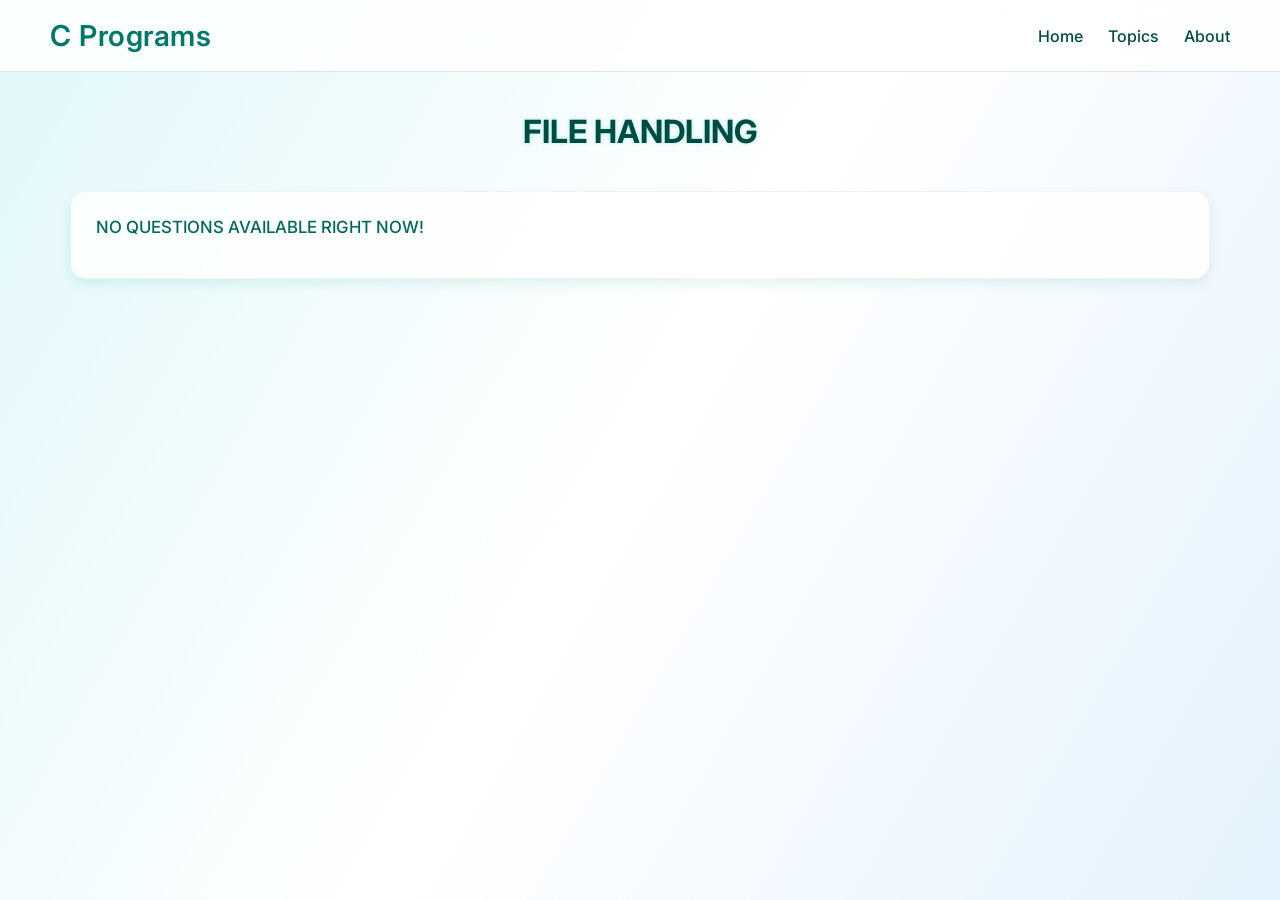
<file: file_handling.html>
<!DOCTYPE html>
<html lang="en">
<head>
  <meta charset="UTF-8">
  <meta name="viewport" content="width=device-width, initial-scale=1.0">
  <title>C Language Basics</title>
  <link rel="stylesheet" href="style_c_site.css">
</head>
<body>

  <nav class="navbar">
    <h1 id="logo">C Programs</h1>
    <ul class="nav-links">
      <li><a href="index.html">Home</a></li>
      <li><a href="#">Topics</a></li>
      <li><a href="#">About</a></li>
    </ul>
  </nav>

  <section class="main-box">
    <h2 id="heading">FILE HANDLING</h2>
<div class="ques-list">

  <div class="ques-card">
    <h3>NO QUESTIONS AVAILABLE  RIGHT NOW!</h3>
    <div class="btn-area">
  
    </div>
  </div>



    <!-- c1  -->
    <div id="q1code" class="code-box">
      <div class="inner-code">
        <span class="close" onclick="hideCode('q1code')">CLOSE</span>
        <pre id="q1block">
#include &lt;stdio.h&gt;
int main(){
   // print messege on screen
   printf("Helo World");
   return 0;
}
        </pre>
        <p class="output-text">Output: Helo World</p>
      </div>
    </div>



  </section>

















  <script >
function showCode(id) {
  const box = document.getElementById(id);
  box.style.opacity = 1;
  box.style.pointerEvents = "auto"; // make it clickable
}

function hideCode(id) {
  const box = document.getElementById(id);
  box.style.opacity = 0;
  box.style.pointerEvents = "none"; // disable interaction
}
  </script>
</body>
</html>
</file>
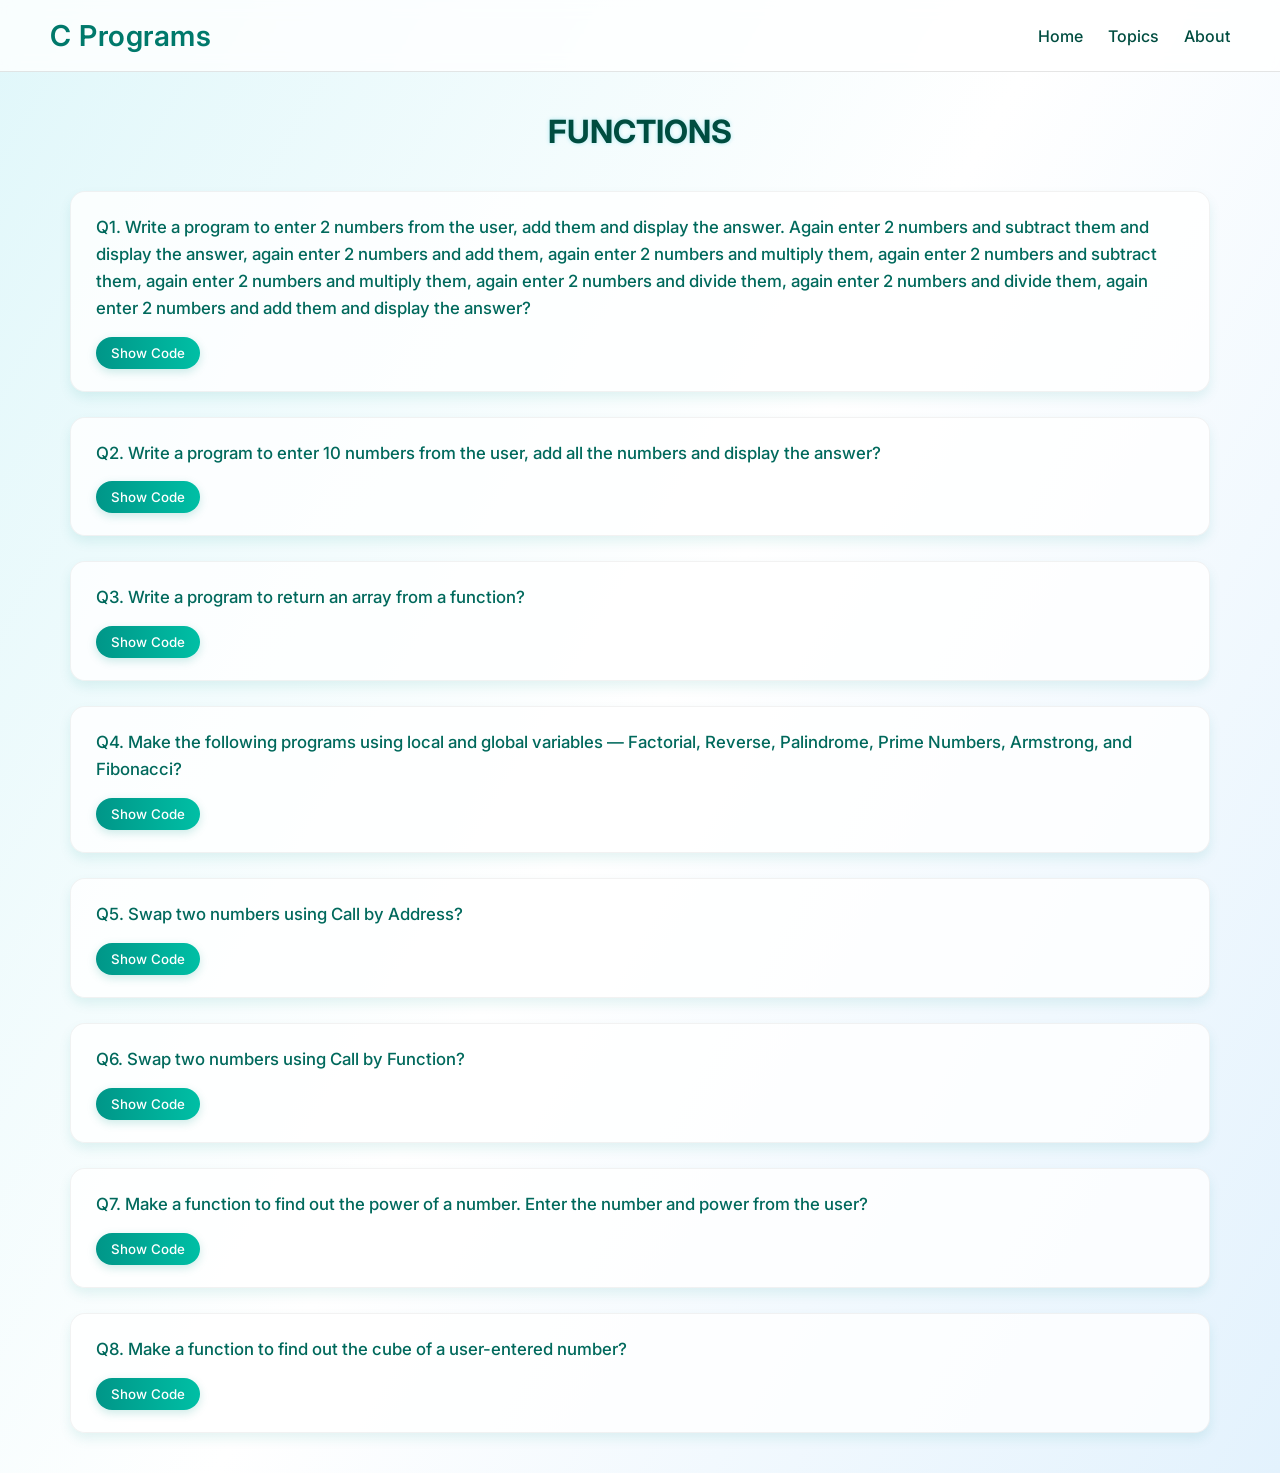
<file: functions.html>
<!DOCTYPE html>
<html lang="en">
<head>
  <meta charset="UTF-8">
  <meta name="viewport" content="width=device-width, initial-scale=1.0">
  <title>C Language Basics</title>
  <link rel="stylesheet" href="style_c_site.css">
</head>
<body>

  <nav class="navbar">
    <h1 id="logo">C Programs</h1>
    <ul class="nav-links">
      <li><a href="index.html">Home</a></li>
      <li><a href="#">Topics</a></li>
      <li><a href="#">About</a></li>
    </ul>
  </nav>

  <section class="main-box">
    <h2 id="heading">FUNCTIONS</h2>
<div class="ques-list">

  <div class="ques-card">
    <h3>Q1. Write a program to enter 2 numbers from the user, add them and display the answer. Again enter 2 numbers and subtract them and display the answer, again enter 2 numbers and add them, again enter 2 numbers and multiply them, again enter 2 numbers and subtract them, again enter 2 numbers and multiply them, again enter 2 numbers and divide them, again enter 2 numbers and divide them, again enter 2 numbers and add them and display the answer?</h3>
    <div class="btn-area">
      <button onclick="showCode('q1code')">Show Code</button>
      
    </div>
  </div>

  <div class="ques-card">
    <h3>Q2. Write a program to enter 10 numbers from the user, add all the numbers and display the answer?</h3>
    <div class="btn-area">
      <button onclick="showCode('q2code')">Show Code</button>

    </div>
  </div>

  <div class="ques-card">
    <h3>Q3. Write a program to return an array from a function?</h3>
    <div class="btn-area">
      <button onclick="showCode('q3code')">Show Code</button>

    </div>
  </div>

  <div class="ques-card">
    <h3>Q4. Make the following programs using local and global variables — Factorial, Reverse, Palindrome, Prime Numbers, Armstrong, and Fibonacci?</h3>
    <div class="btn-area">
      <button onclick="showCode('q4code')">Show Code</button>

    </div>
  </div>

  <div class="ques-card">
    <h3>Q5. Swap two numbers using Call by Address?</h3>
    <div class="btn-area">
      <button onclick="showCode('q5code')">Show Code</button>

    </div>
  </div>

  <div class="ques-card">
    <h3>Q6. Swap two numbers using Call by Function?</h3>
    <div class="btn-area">
      <button onclick="showCode('q6code')">Show Code</button>

    </div>
  </div>

  <div class="ques-card">
    <h3>Q7. Make a function to find out the power of a number. Enter the number and power from the user?</h3>
    <div class="btn-area">
      <button onclick="showCode('q7code')">Show Code</button>

    </div>
  </div>

  <div class="ques-card">
    <h3>Q8. Make a function to find out the cube of a user-entered number?</h3>
    <div class="btn-area">
      <button onclick="showCode('q8code')">Show Code</button>

    </div>
  </div>

</div>

<!-- Q1 -->
<div id="q1code" class="code-box">
  <div class="inner-code">
    <span class="close" onclick="hideCode('q1code')">CLOSE</span>
    <pre id="q1block">
#include &lt;stdio.h&gt;

int add(int a, int b){ return a + b; }
int sub(int a, int b){ return a - b; }
int mul(int a, int b){ return a * b; }
float divi(float a, float b){ return a / b; }

int main(){
    int a,b;
    printf("Enter 2 numbers for addition: ");
    scanf("%d%d",&a,&b);
    printf("Sum = %d\n", add(a,b));

    printf("Enter 2 numbers for subtraction: ");
    scanf("%d%d",&a,&b);
    printf("Subtraction = %d\n", sub(a,b));

    printf("Enter 2 numbers for multiplication: ");
    scanf("%d%d",&a,&b);
    printf("Multiplication = %d\n", mul(a,b));

    printf("Enter 2 numbers for division: ");
    scanf("%d%d",&a,&b);
    printf("Division = %.2f\n", divi(a,b));
    return 0;
}
    </pre>
    <p class="output-text">
Enter 2 numbers for addition: 4 7<br>
Sum = 11<br>
Enter 2 numbers for subtraction: 10 6<br>
Subtraction = 4<br>
Enter 2 numbers for multiplication: 5 3<br>
Multiplication = 15<br>
Enter 2 numbers for division: 20 4<br>
Division = 5.00
    </p>
  </div>
</div>

<!-- Q2 -->
<div id="q2code" class="code-box">
  <div class="inner-code">
    <span class="close" onclick="hideCode('q2code')">CLOSE</span>
    <pre id="q2block">
#include &lt;stdio.h&gt;

int sumArray(int arr[], int n){
    int sum = 0;
    for(int i=0; i&lt;n; i++)
        sum += arr[i];
    return sum;
}

int main(){
    int arr[10];
    printf("Enter 10 numbers: ");
    for(int i=0;i&lt;10;i++)
        scanf("%d",&arr[i]);
    printf("Sum = %d", sumArray(arr,10));
    return 0;
}
    </pre>
    <p class="output-text">
Enter 10 numbers: 1 2 3 4 5 6 7 8 9 10<br>
Sum = 55
    </p>
  </div>
</div>

<!-- Q3 -->
<div id="q3code" class="code-box">
  <div class="inner-code">
    <span class="close" onclick="hideCode('q3code')">CLOSE</span>
    <pre id="q3block">
#include &lt;stdio.h&gt;

int* getArray(){
    static int arr[5] = {10,20,30,40,50};
    return arr;
}

int main(){
    int *ptr = getArray();
    printf("Array elements are: ");
    for(int i=0;i&lt;5;i++)
        printf("%d ", ptr[i]);
    return 0;
}
    </pre>
    <p class="output-text">
Array elements are: 10 20 30 40 50
    </p>
  </div>
</div>

<!-- Q4 -->
<div id="q4code" class="code-box">
  <div class="inner-code">
    <span class="close" onclick="hideCode('q4code')">CLOSE</span>
    <pre id="q4block">
#include &lt;stdio.h&gt;

int n; // global variable

int factorial(int x){
    int f=1;
    for(int i=1;i&lt;=x;i++) f*=i;
    return f;
}

int reverse(int x){
    int rev=0;
    while(x!=0){ rev=rev*10+x%10; x/=10; }
    return rev;
}

int isPalindrome(int x){ return x==reverse(x); }

int isPrime(int x){
    if(x&lt;2) return 0;
    for(int i=2;i&lt;x;i++)
        if(x%i==0) return 0;
    return 1;
}

int isArmstrong(int x){
    int temp=x,sum=0,r;
    while(temp&gt;0){
        r=temp%10;
        sum+=r*r*r;
        temp/=10;
    }
    return x==sum;
}

void fibonacci(int terms){
    int a=0,b=1,c;
    printf("Fibonacci: ");
    for(int i=0;i&lt;terms;i++){
        printf("%d ",a);
        c=a+b;
        a=b;
        b=c;
    }
}

int main(){
    n=5;
    printf("Factorial of %d = %d\n",n,factorial(n));
    printf("Reverse of 1234 = %d\n", reverse(1234));
    printf("121 Palindrome? %s\n", isPalindrome(121)? "Yes":"No");
    printf("7 Prime? %s\n", isPrime(7)? "Yes":"No");
    printf("153 Armstrong? %s\n", isArmstrong(153)? "Yes":"No");
    fibonacci(7);
    return 0;
}
    </pre>
    <p class="output-text">
Factorial of 5 = 120<br>
Reverse of 1234 = 4321<br>
121 Palindrome? Yes<br>
7 Prime? Yes<br>
153 Armstrong? Yes<br>
Fibonacci: 0 1 1 2 3 5 8
    </p>
  </div>
</div>

<!-- Q5 -->
<div id="q5code" class="code-box">
  <div class="inner-code">
    <span class="close" onclick="hideCode('q5code')">CLOSE</span>
    <pre id="q5block">
#include &lt;stdio.h&gt;

void swap(int *x, int *y){
    int temp=*x;
    *x=*y;
    *y=temp;
}

int main(){
    int a=5,b=9;
    printf("Before swap: a=%d, b=%d\n",a,b);
    swap(&a,&b);
    printf("After swap: a=%d, b=%d\n",a,b);
    return 0;
}
    </pre>
    <p class="output-text">
Before swap: a=5, b=9<br>
After swap: a=9, b=5
    </p>
  </div>
</div>

<!-- Q6 -->
<div id="q6code" class="code-box">
  <div class="inner-code">
    <span class="close" onclick="hideCode('q6code')">CLOSE</span>
    <pre id="q6block">
#include &lt;stdio.h&gt;

void swapFunc(){
    int a,b,temp;
    printf("Enter two numbers: ");
    scanf("%d%d",&a,&b);
    printf("Before swap: a=%d, b=%d\n",a,b);
    temp=a;
    a=b;
    b=temp;
    printf("After swap: a=%d, b=%d",a,b);
}

int main(){
    swapFunc();
    return 0;
}
    </pre>
    <p class="output-text">
Enter two numbers: 4 8<br>
Before swap: a=4, b=8<br>
After swap: a=8, b=4
    </p>
  </div>
</div>

<!-- Q7 -->
<div id="q7code" class="code-box">
  <div class="inner-code">
    <span class="close" onclick="hideCode('q7code')">CLOSE</span>
    <pre id="q7block">
#include &lt;stdio.h&gt;
#include &lt;math.h&gt;

int main(){
    int base,power;
    printf("Enter base and power: ");
    scanf("%d%d",&base,&power);
    printf("Result = %.0f", pow(base,power));
    return 0;
}
    </pre>
    <p class="output-text">
Enter base and power: 3 4<br>
Result = 81
    </p>
  </div>
</div>

<!-- Q8 -->
<div id="q8code" class="code-box">
  <div class="inner-code">
    <span class="close" onclick="hideCode('q8code')">CLOSE</span>
    <pre id="q8block">
#include &lt;stdio.h&gt;

int cube(int n){
    return n*n*n;
}

int main(){
    int num;
    printf("Enter a number: ");
    scanf("%d",&num);
    printf("Cube = %d", cube(num));
    return 0;
}
    </pre>
    <p class="output-text">
Enter a number: 6<br>
Cube = 216
    </p>
  </div>
</div>

  </section>

<script>
function showCode(id) {
  const box = document.getElementById(id);
  box.style.opacity = 1;
  box.style.pointerEvents = "auto";
}
function hideCode(id) {
  const box = document.getElementById(id);
  box.style.opacity = 0;
  box.style.pointerEvents = "none";
}
</script>

</body>
</html>
</file>
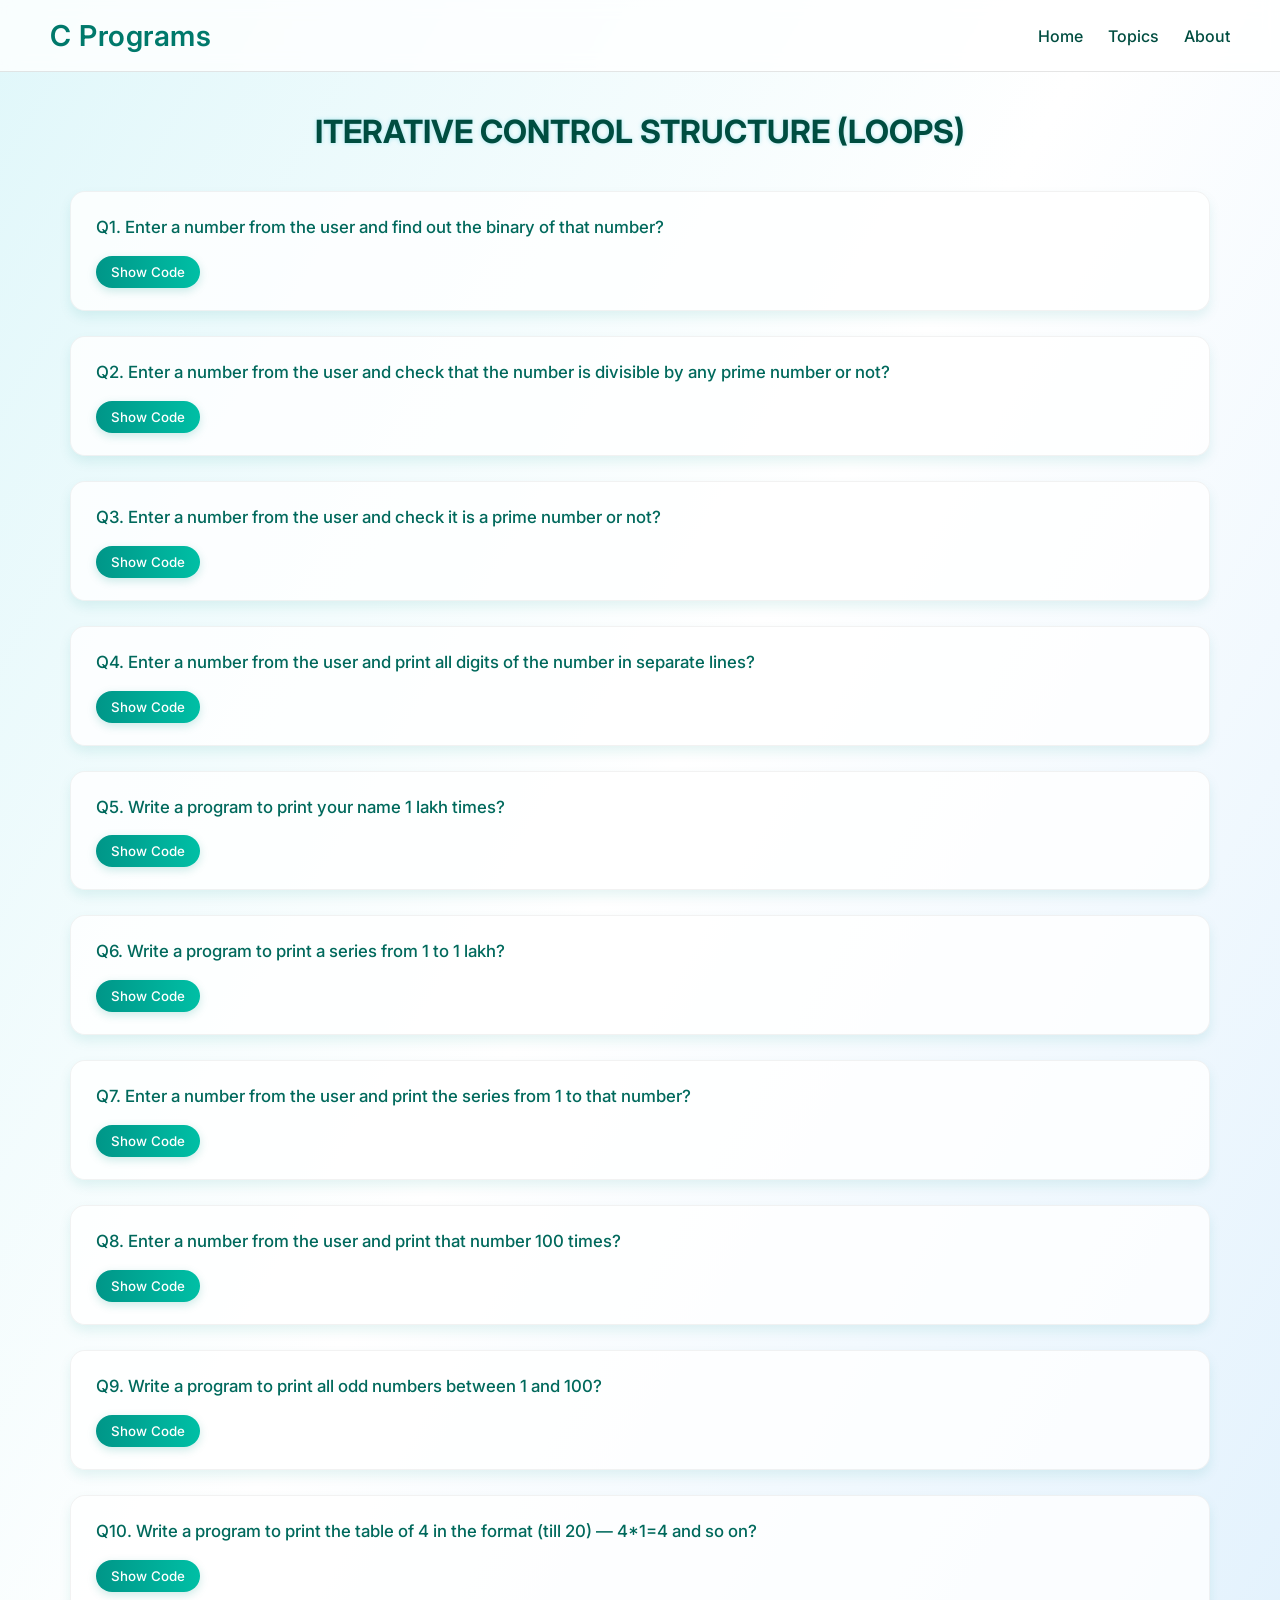
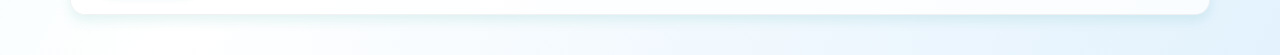
<file: loops.html>
<!DOCTYPE html>
<html lang="en">
<head>
  <meta charset="UTF-8">
  <meta name="viewport" content="width=device-width, initial-scale=1.0">
  <title>C Language Basics</title>
  <link rel="stylesheet" href="style_c_site.css">
</head>
<body>

  <nav class="navbar">
    <h1 id="logo">C Programs</h1>
    <ul class="nav-links">
      <li><a href="index.html">Home</a></li>
      <li><a href="#">Topics</a></li>
      <li><a href="#">About</a></li>
    </ul>
  </nav>

  <section class="main-box">
    <h2 id="heading">ITERATIVE CONTROL STRUCTURE (LOOPS)</h2>
<!-- Q1–Q10 with sample outputs -->
<div class="ques-list">

  <!-- Q1 -->
  <div class="ques-card">
    <h3>Q1. Enter a number from the user and find out the binary of that number?</h3>
    <div class="btn-area">
      <button onclick="showCode('q1code')">Show Code</button>

    </div>
  </div>
  <div id="q1code" class="code-box">
    <div class="inner-code">
      <span class="close" onclick="hideCode('q1code')">CLOSE</span>
      <pre id="q1block">
#include &lt;stdio.h&gt;
int main(){
    int n, bin[32], i=0;
    printf("Enter a number: "); scanf("%d", &n);
    while(n&gt;0){
        bin[i++] = n % 2;
        n /= 2;
    }
    printf("Binary: ");
    for(int j=i-1; j&gt;=0; j--) printf("%d", bin[j]);
    return 0;
}
      </pre>
      <p class="output-text">Output: Binary: 101011 (for input 43)</p>
    </div>
  </div>

  <!-- Q2 -->
  <div class="ques-card">
    <h3>Q2. Enter a number from the user and check that the number is divisible by any prime number or not?</h3>
    <div class="btn-area">
      <button onclick="showCode('q2code')">Show Code</button>

    </div>
  </div>
  <div id="q2code" class="code-box">
    <div class="inner-code">
      <span class="close" onclick="hideCode('q2code')">CLOSE</span>
      <pre id="q2block">
#include &lt;stdio.h&gt;
int main(){
    int n, flag=0;
    printf("Enter a number: "); scanf("%d", &n);
    int primes[] = {2,3,5,7,11,13,17,19,23,29,31};
    for(int i=0; i&lt;11; i++){
        if(n % primes[i] == 0){ flag = 1; break; }
    }
    if(flag) printf("%d is divisible by a prime number\n", n);
    else printf("%d is not divisible by any prime number\n", n);
    return 0;
}
      </pre>
      <p class="output-text">Output: 77 is divisible by a prime number</p>
    </div>
  </div>

  <!-- Q3 -->
  <div class="ques-card">
    <h3>Q3. Enter a number from the user and check it is a prime number or not?</h3>
    <div class="btn-area">
      <button onclick="showCode('q3code')">Show Code</button>

    </div>
  </div>
  <div id="q3code" class="code-box">
    <div class="inner-code">
      <span class="close" onclick="hideCode('q3code')">CLOSE</span>
      <pre id="b3block">
#include &lt;stdio.h&gt;
int main(){
    int n, flag=0;
    printf("Enter a number: "); scanf("%d", &n);
    for(int i=2; i&lt;=n/2; i++){
        if(n % i == 0){ flag = 1; break; }
    }
    if(n &lt;= 1) flag = 1;
    if(flag) printf("%d is not prime\n", n);
    else printf("%d is prime\n", n);
    return 0;
}
      </pre>
      <p class="output-text">Output: 29 is prime</p>
    </div>
  </div>

  <!-- Q4 -->
  <div class="ques-card">
    <h3>Q4. Enter a number from the user and print all digits of the number in separate lines?</h3>
    <div class="btn-area">
      <button onclick="showCode('q4code')">Show Code</button>

    </div>
  </div>
  <div id="q4code" class="code-box">
    <div class="inner-code">
      <span class="close" onclick="hideCode('q4code')">CLOSE</span>
      <pre id="q4block">
#include &lt;stdio.h&gt;
int main(){
    int n; scanf("%d", &n);
    int rev=0, temp=n;
    while(temp&gt;0){
        rev = rev*10 + temp%10;
        temp/=10;
    }
    while(rev&gt;0){
        printf("%d\n", rev%10);
        rev/=10;
    }
    return 0;
}
      </pre>
      <p class="output-text">Output:
4<br>
3<br>
5<br>
2 (for input 2534)</p>
    </div>
  </div>

  <!-- Q5 -->
  <div class="ques-card">
    <h3>Q5. Write a program to print your name 1 lakh times?</h3>
    <div class="btn-area">
      <button onclick="showCode('q5code')">Show Code</button>

    </div>
  </div>
  <div id="q5code" class="code-box">
    <div class="inner-code">
      <span class="close" onclick="hideCode('q5code')">CLOSE</span>
      <pre id="q5block">
#include &lt;stdio.h&gt;
int main(){
    for(int i=0;i&lt;100000;i++) printf("Alice\n");
    return 0;
}
      </pre>
      <p class="output-text">Output: Alice (printed 100000 times)</p>
    </div>
  </div>

  <!-- Q6 -->
  <div class="ques-card">
    <h3>Q6. Write a program to print a series from 1 to 1 lakh?</h3>
    <div class="btn-area">
      <button onclick="showCode('q6code')">Show Code</button>

    </div>
  </div>
  <div id="q6code" class="code-box">
    <div class="inner-code">
      <span class="close" onclick="hideCode('q6code')">CLOSE</span>
      <pre id="q6block">
#include &lt;stdio.h&gt;
int main(){
    for(int i=1;i&lt;=100000;i++) printf("%d ", i);
    return 0;
}
      </pre>
      <p class="output-text">Output: 1 2 3 ... 99999 100000</p>
    </div>
  </div>

  <!-- Q7 -->
  <div class="ques-card">
    <h3>Q7. Enter a number from the user and print the series from 1 to that number?</h3>
    <div class="btn-area">
      <button onclick="showCode('q7code')">Show Code</button>

    </div>
  </div>
  <div id="q7code" class="code-box">
    <div class="inner-code">
      <span class="close" onclick="hideCode('q7code')">CLOSE</span>
      <pre id="q7block">
#include &lt;stdio.h&gt;
int main(){
    int n; scanf("%d", &n);
    for(int i=1;i&lt;=n;i++) printf("%d ", i);
    return 0;
}
      </pre>
      <p class="output-text">Output: 1 2 3 4 5 (for input 5)</p>
    </div>
  </div>

  <!-- Q8 -->
  <div class="ques-card">
    <h3>Q8. Enter a number from the user and print that number 100 times?</h3>
    <div class="btn-area">
      <button onclick="showCode('q8code')">Show Code</button>

    </div>
  </div>
  <div id="q8code" class="code-box">
    <div class="inner-code">
      <span class="close" onclick="hideCode('q8code')">CLOSE</span>
      <pre id="q8block">
#include &lt;stdio.h&gt;
int main(){
    int n; scanf("%d", &n);
    for(int i=0;i&lt;100;i++) printf("%d ", n);
    return 0;
}
      </pre>
      <p class="output-text">Output: 7 7 7 ... 7 (100 times, for input 7)</p>
    </div>
  </div>

  <!-- Q9 -->
  <div class="ques-card">
    <h3>Q9. Write a program to print all odd numbers between 1 and 100?</h3>
    <div class="btn-area">
      <button onclick="showCode('q9code')">Show Code</button>

    </div>
  </div>
  <div id="q9code" class="code-box">
    <div class="inner-code">
      <span class="close" onclick="hideCode('q9code')">CLOSE</span>
      <pre id="q9block">
#include &lt;stdio.h&gt;
int main(){
    for(int i=1;i&lt;=100;i+=2) printf("%d ", i);
    return 0;
}
      </pre>
      <p class="output-text">Output: 1 3 5 7 ... 99</p>
    </div>
  </div>

  <!-- Q10 -->
  <div class="ques-card">
    <h3>Q10. Write a program to print the table of 4 in the format (till 20) — 4*1=4 and so on?</h3>
    <div class="btn-area">
      <button onclick="showCode('q10code')">Show Code</button>

    </div>
  </div>
  <div id="q10code" class="code-box">
    <div class="inner-code">
      <span class="close" onclick="hideCode('q10code')">CLOSE</span>
      <pre id="q10block">
#include &lt;stdio.h&gt;
int main(){
    for(int i=1;i&lt;=20;i++) printf("4*%d=%d\n", i, 4*i);
    return 0;
}
      </pre>
      <p class="output-text">Output: 4*1=4 4*2=8 ... 4*20=80</p>
    </div>
  </div>

</div>



  </section>

















  <script >
function showCode(id) {
  const box = document.getElementById(id);
  box.style.opacity = 1;
  box.style.pointerEvents = "auto"; // make it clickable
}

function hideCode(id) {
  const box = document.getElementById(id);
  box.style.opacity = 0;
  box.style.pointerEvents = "none"; // disable interaction
}
  </script>
</body>
</html>
</file>
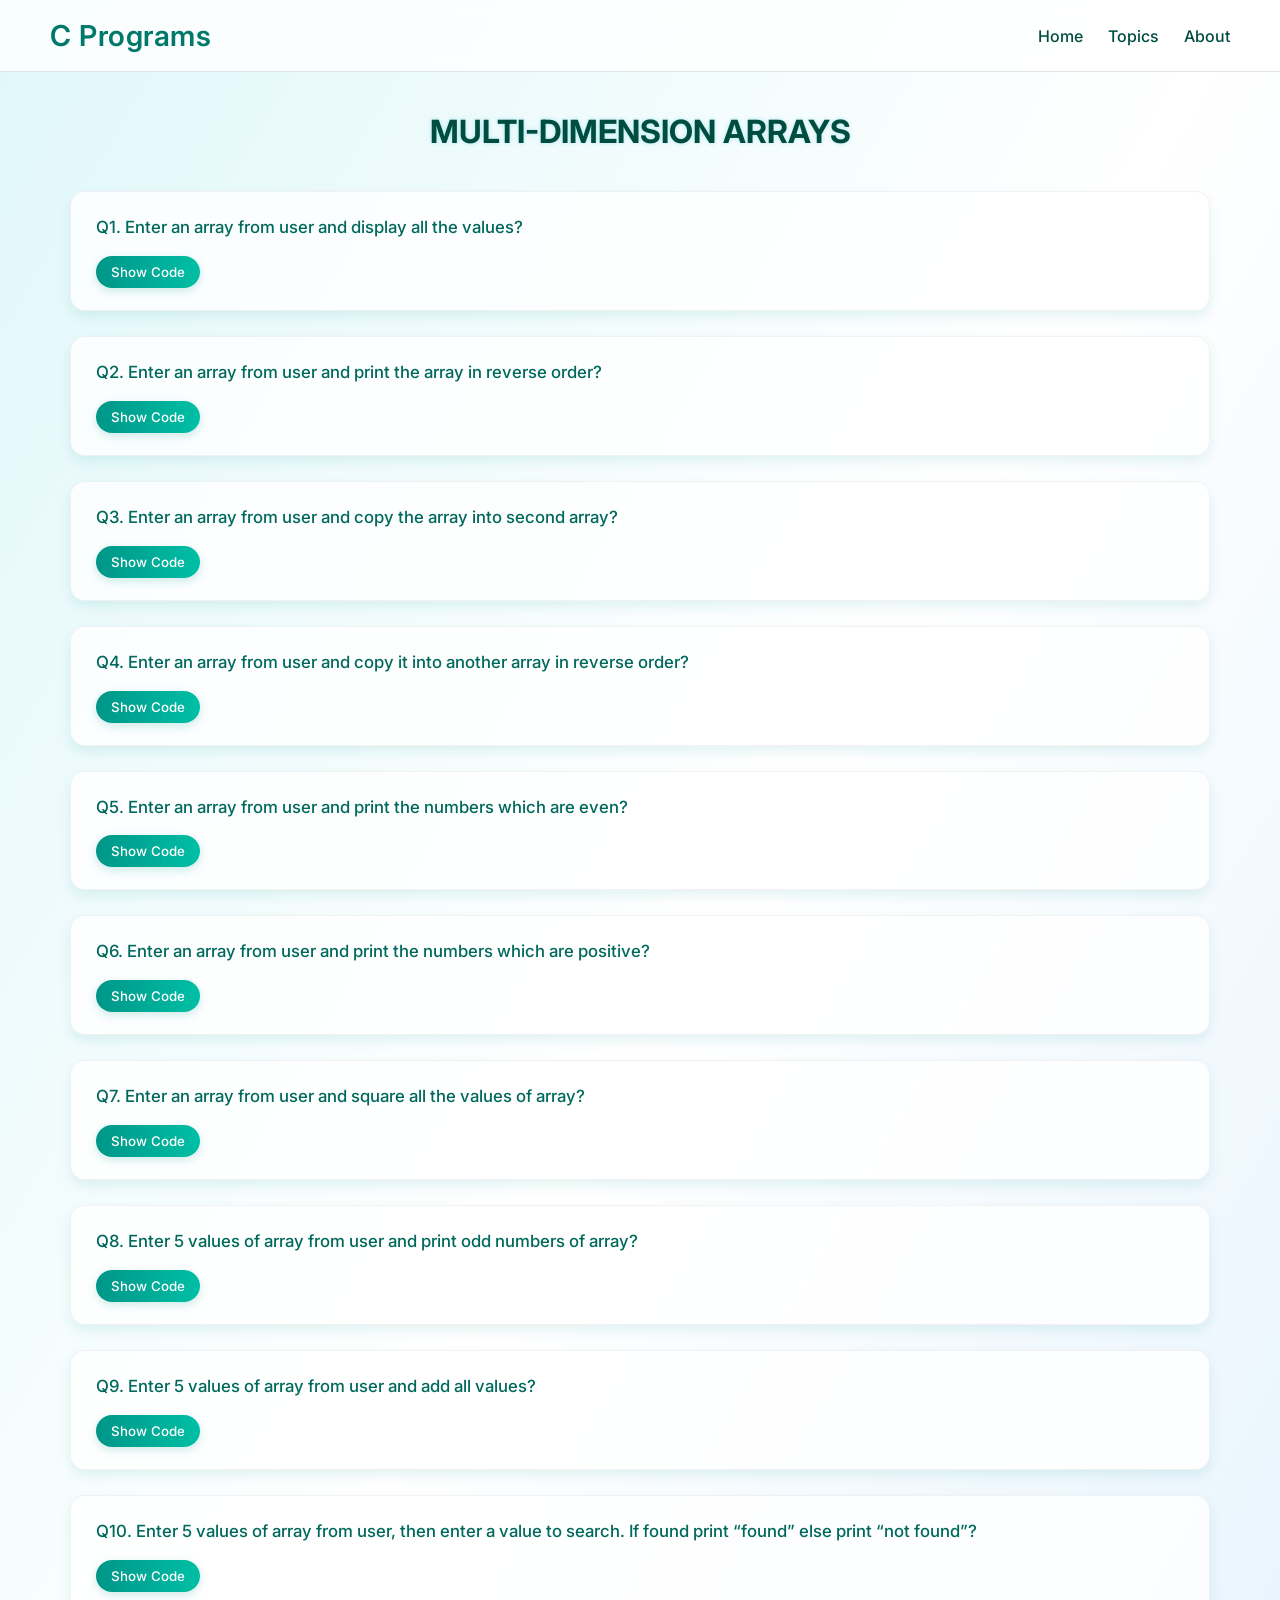
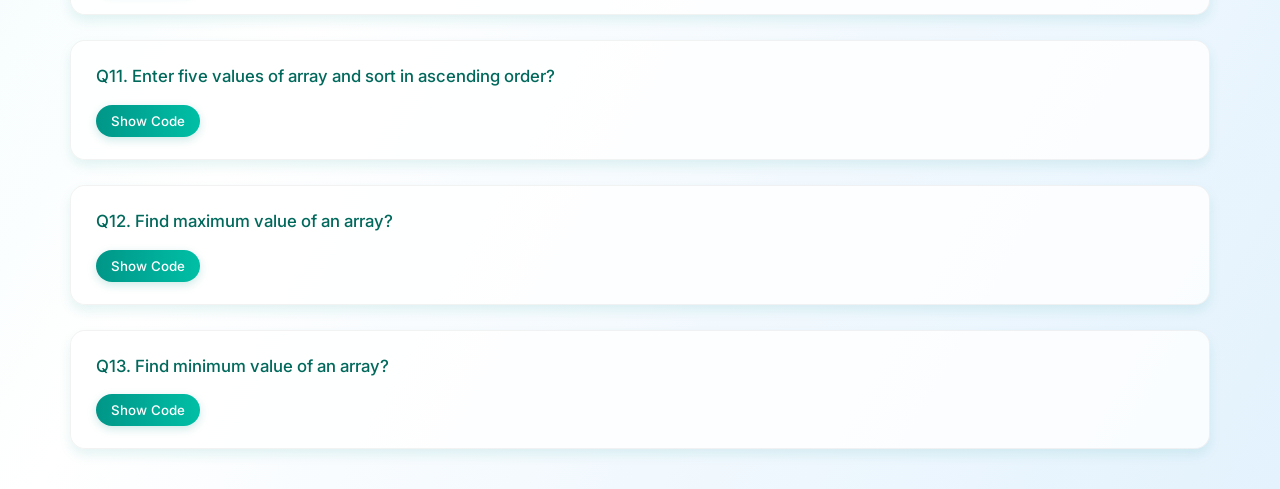
<file: multiarray.html>
<!DOCTYPE html>
<html lang="en">
<head>
  <meta charset="UTF-8">
  <meta name="viewport" content="width=device-width, initial-scale=1.0">
  <title>C Language Basics</title>
  <link rel="stylesheet" href="style_c_site.css">
</head>
<body>

  <nav class="navbar">
    <h1 id="logo">C Programs</h1>
    <ul class="nav-links">
      <li><a href="index.html">Home</a></li>
      <li><a href="#">Topics</a></li>
      <li><a href="#">About</a></li>
    </ul>
  </nav>

  <section class="main-box">
    <h2 id="heading">MULTI-DIMENSION ARRAYS</h2>
<div class="ques-list">
<div class="ques-card">
  <h3>Q1. Enter an array from user and display all the values?</h3>
  <div class="btn-area">
    <button onclick="showCode('q1code')">Show Code</button>

  </div>
</div>

<div class="ques-card">
  <h3>Q2. Enter an array from user and print the array in reverse order?</h3>
  <div class="btn-area">
    <button onclick="showCode('q2code')">Show Code</button>

  </div>
</div>

<div class="ques-card">
  <h3>Q3. Enter an array from user and copy the array into second array?</h3>
  <div class="btn-area">
    <button onclick="showCode('q3code')">Show Code</button>

  </div>
</div>

<div class="ques-card">
  <h3>Q4. Enter an array from user and copy it into another array in reverse order?</h3>
  <div class="btn-area">
    <button onclick="showCode('q4code')">Show Code</button>

  </div>
</div>

<div class="ques-card">
  <h3>Q5. Enter an array from user and print the numbers which are even?</h3>
  <div class="btn-area">
    <button onclick="showCode('q5code')">Show Code</button>

  </div>
</div>

<div class="ques-card">
  <h3>Q6. Enter an array from user and print the numbers which are positive?</h3>
  <div class="btn-area">
    <button onclick="showCode('q6code')">Show Code</button>

  </div>
</div>

<div class="ques-card">
  <h3>Q7. Enter an array from user and square all the values of array?</h3>
  <div class="btn-area">
    <button onclick="showCode('q7code')">Show Code</button>

  </div>
</div>

<div class="ques-card">
  <h3>Q8. Enter 5 values of array from user and print odd numbers of array?</h3>
  <div class="btn-area">
    <button onclick="showCode('q8code')">Show Code</button>

  </div>
</div>

<div class="ques-card">
  <h3>Q9. Enter 5 values of array from user and add all values?</h3>
  <div class="btn-area">
    <button onclick="showCode('q9code')">Show Code</button>

  </div>
</div>

<div class="ques-card">
  <h3>Q10. Enter 5 values of array from user, then enter a value to search. If found print “found” else print “not found”?</h3>
  <div class="btn-area">
    <button onclick="showCode('q10code')">Show Code</button>

  </div>
</div>

<div class="ques-card">
  <h3>Q11. Enter five values of array and sort in ascending order?</h3>
  <div class="btn-area">
    <button onclick="showCode('q11code')">Show Code</button>

  </div>
</div>

<div class="ques-card">
  <h3>Q12. Find maximum value of an array?</h3>
  <div class="btn-area">
    <button onclick="showCode('q12code')">Show Code</button>

  </div>
</div>

<div class="ques-card">
  <h3>Q13. Find minimum value of an array?</h3>
  <div class="btn-area">
    <button onclick="showCode('q13code')">Show Code</button>

  </div>
</div>

<!-- Q1 -->
<div id="q1code" class="code-box">
  <div class="inner-code">
    <span class="close" onclick="hideCode('q1code')">CLOSE</span>
    <pre id="q1block">
#include &lt;stdio.h&gt;
int main(){
    int arr[2][2];
    printf("Enter elements for a 2x2 matrix:\n");
    for(int i=0;i&lt;2;i++)
        for(int j=0;j&lt;2;j++){
            printf("Enter element at row %d, column %d: ", i+1, j+1);
            scanf("%d", &arr[i][j]);
        }

    printf("\nAll entered values:\n");
    for(int i=0;i&lt;2;i++){
        for(int j=0;j&lt;2;j++)
            printf("%d\t", arr[i][j]);
        printf("\n");
    }
    return 0;
}
    </pre>
    <p class="output-text">Output:
Enter elements for a 2x2 matrix:<br>
Enter element at row 1, column 1: 5<br>
Enter element at row 1, column 2: 3<br>
Enter element at row 2, column 1: -2<br>
Enter element at row 2, column 2: 7<br><br>

All entered values:<br>
5    3<br>
-2   7<br>
</p>
  </div>
</div>

<!-- Q2 -->
<div id="q2code" class="code-box">
  <div class="inner-code">
    <span class="close" onclick="hideCode('q2code')">CLOSE</span>
    <pre id="q2block">
#include &lt;stdio.h&gt;
int main(){
    int arr[2][2];
    printf("Enter elements for a 2x2 matrix:\n");
    for(int i=0;i&lt;2;i++)
        for(int j=0;j&lt;2;j++){
            printf("Enter element at row %d, column %d: ", i+1, j+1);
            scanf("%d", &arr[i][j]);
        }

    printf("\nArray in reverse order:\n");
    for(int i=1;i&gt;=0;i--){
        for(int j=1;j&gt;=0;j--)
            printf("%d\t", arr[i][j]);
        printf("\n");
    }
    return 0;
}
    </pre>
    <p class="output-text">Output:
Enter elements for a 2x2 matrix:<br>
Enter element at row 1, column 1: 5<br>
Enter element at row 1, column 2: 3<br>
Enter element at row 2, column 1: -2<br>
Enter element at row 2, column 2: 7<br><br>

Array in reverse order:<br>
7   -2<br>
3    5
</p>
  </div>
</div>

<!-- Q3 -->
<div id="q3code" class="code-box">
  <div class="inner-code">
    <span class="close" onclick="hideCode('q3code')">CLOSE</span>
    <pre id="q3block">
#include &lt;stdio.h&gt;
int main(){
    int arr[2][2], copy[2][2];
    printf("Enter elements for a 2x2 matrix:\n");
    for(int i=0;i&lt;2;i++)
        for(int j=0;j&lt;2;j++){
            printf("Enter element at row %d, column %d: ", i+1, j+1);
            scanf("%d", &arr[i][j]);
            copy[i][j] = arr[i][j];
        }

    printf("\nCopied array:\n");
    for(int i=0;i&lt;2;i++){
        for(int j=0;j&lt;2;j++)
            printf("%d\t", copy[i][j]);
        printf("\n");
    }
    return 0;
}
    </pre>
    <p class="output-text">Output:
Enter elements for a 2x2 matrix:<br>
Enter element at row 1, column 1: 5<br>
Enter element at row 1, column 2: 3<br>
Enter element at row 2, column 1: -2<br>
Enter element at row 2, column 2: 7<br><br>

Copied array:<br>
5    3<br>
-2   7
</p>
  </div>
</div>

<!-- Q4 -->
<div id="q4code" class="code-box">
  <div class="inner-code">
    <span class="close" onclick="hideCode('q4code')">CLOSE</span>
    <pre id="q4block">
#include &lt;stdio.h&gt;
int main(){
    int arr[2][2], rev[2][2];
    printf("Enter elements for a 2x2 matrix:\n");
    for(int i=0;i&lt;2;i++)
        for(int j=0;j&lt;2;j++){
            printf("Enter element at row %d, column %d: ", i+1, j+1);
            scanf("%d", &arr[i][j]);
        }

    for(int i=0;i&lt;2;i++)
        for(int j=0;j&lt;2;j++)
            rev[i][j] = arr[1-i][1-j];

    printf("\nArray copied in reverse order:\n");
    for(int i=0;i&lt;2;i++){
        for(int j=0;j&lt;2;j++)
            printf("%d\t", rev[i][j]);
        printf("\n");
    }
    return 0;
}
    </pre>
    <p class="output-text">Output:
Enter elements for a 2x2 matrix:<br>
Enter element at row 1, column 1: 5<br>
Enter element at row 1, column 2: 3<br>
Enter element at row 2, column 1: -2<br>
Enter element at row 2, column 2: 7<br><br>

Array copied in reverse order:<br>
7   -2<br>
3    5
</p>
  </div>
</div>

<!-- Q5 -->
<div id="q5code" class="code-box">
  <div class="inner-code">
    <span class="close" onclick="hideCode('q5code')">CLOSE</span>
    <pre id="q5block">
#include &lt;stdio.h&gt;
int main(){
    int arr[2][2];
    printf("Enter elements for a 2x2 matrix:\n");
    for(int i=0;i&lt;2;i++)
        for(int j=0;j&lt;2;j++){
            printf("Enter element at row %d, column %d: ", i+1, j+1);
            scanf("%d", &arr[i][j]);
        }

    printf("\nEven numbers in the matrix:\n");
    int found=0;
    for(int i=0;i&lt;2;i++)
        for(int j=0;j&lt;2;j++)
            if(arr[i][j]%2==0){
                printf("%d at position [%d][%d]\n", arr[i][j], i+1, j+1);
                found=1;
            }
    if(!found) printf("No even numbers found.\n");
    return 0;
}
    </pre>
    <p class="output-text">Output:
Enter elements for a 2x2 matrix:<br>
Enter element at row 1, column 1: 5<br>
Enter element at row 1, column 2: 3<br>
Enter element at row 2, column 1: -2<br>
Enter element at row 2, column 2: 7<br><br>

Even numbers in the matrix:<br>
-2 at position [2][1]
</p>
  </div>
</div>


<!-- Q6 -->
<div id="q6code" class="code-box">
  <div class="inner-code">
    <span class="close" onclick="hideCode('q6code')">CLOSE</span>
    <pre id="q6block">
#include &lt;stdio.h&gt;
int main(){
    int arr[2][2];
    printf("Enter elements for a 2x2 matrix:\n");
    for(int i=0;i&lt;2;i++)
        for(int j=0;j&lt;2;j++){
            printf("Enter element at row %d, column %d: ", i+1, j+1);
            scanf("%d", &arr[i][j]);
        }

    printf("\nPositive numbers in the matrix:\n");
    int found=0;
    for(int i=0;i&lt;2;i++)
        for(int j=0;j&lt;2;j++)
            if(arr[i][j]&gt;0){
                printf("%d at position [%d][%d]\n", arr[i][j], i+1, j+1);
                found=1;
            }
    if(!found) printf("No positive numbers found.\n");
    return 0;
}
    </pre>
    <p class="output-text">Output:
Enter elements for a 2x2 matrix:<br>
Enter element at row 1, column 1: -1<br>
Enter element at row 1, column 2: 3<br>
Enter element at row 2, column 1: -2<br>
Enter element at row 2, column 2: 7<br><br>

Positive numbers in the matrix:<br>
3 at position [1][2]<br>
7 at position [2][2]
</p>
  </div>
</div>

<!-- Q7 -->
<div id="q7code" class="code-box">
  <div class="inner-code">
    <span class="close" onclick="hideCode('q7code')">CLOSE</span>
    <pre id="q7block">
#include &lt;stdio.h&gt;
int main(){
    int arr[2][2];
    printf("Enter elements for a 2x2 matrix:\n");
    for(int i=0;i&lt;2;i++)
        for(int j=0;j&lt;2;j++){
            printf("Enter element at row %d, column %d: ", i+1, j+1);
            scanf("%d", &arr[i][j]);
        }

    printf("\nSquares of all elements:\n");
    for(int i=0;i&lt;2;i++){
        for(int j=0;j&lt;2;j++)
            printf("%d\t", arr[i][j]*arr[i][j]);
        printf("\n");
    }
    return 0;
}
    </pre>
    <p class="output-text">Output:
Enter elements for a 2x2 matrix:<br>
Enter element at row 1, column 1: 2<br>
Enter element at row 1, column 2: 3<br>
Enter element at row 2, column 1: -1<br>
Enter element at row 2, column 2: 4<br><br>

Squares of all elements:<br>
4    9<br>
1    16
</p>
  </div>
</div>

<!-- Q8 -->
<div id="q8code" class="code-box">
  <div class="inner-code">
    <span class="close" onclick="hideCode('q8code')">CLOSE</span>
    <pre id="q8block">
#include &lt;stdio.h&gt;
int main(){
    int arr[5];
    printf("Enter 5 values of the array:\n");
    for(int i=0;i&lt;5;i++){
        printf("Enter value %d: ", i+1);
        scanf("%d", &arr[i]);
    }

    printf("\nOdd numbers in the array:\n");
    int found=0;
    for(int i=0;i&lt;5;i++)
        if(arr[i]%2!=0){
            printf("%d at position [%d]\n", arr[i], i+1);
            found=1;
        }
    if(!found) printf("No odd numbers found.\n");
    return 0;
}
    </pre>
    <p class="output-text">Output:
Enter 5 values of the array:<br>
Enter value 1: 2<br>
Enter value 2: 7<br>
Enter value 3: 4<br>
Enter value 4: 5<br>
Enter value 5: 8<br><br>

Odd numbers in the array:<br>
7 at position [2]<br>
5 at position [4]
</p>
  </div>
</div>

<!-- Q9 -->
<div id="q9code" class="code-box">
  <div class="inner-code">
    <span class="close" onclick="hideCode('q9code')">CLOSE</span>
    <pre id="q9block">
#include &lt;stdio.h&gt;
int main(){
    int arr[5], sum=0;
    printf("Enter 5 values of the array:\n");
    for(int i=0;i&lt;5;i++){
        printf("Enter value %d: ", i+1);
        scanf("%d", &arr[i]);
        sum += arr[i];
    }

    printf("\nSum of all elements: %d\n", sum);
    return 0;
}
    </pre>
    <p class="output-text">Output:
Enter 5 values of the array:<br>
Enter value 1: 2<br>
Enter value 2: 7<br>
Enter value 3: 4<br>
Enter value 4: 5<br>
Enter value 5: 8<br><br>

Sum of all elements: 26
</p>
  </div>
</div>

<!-- Q10 -->
<div id="q10code" class="code-box">
  <div class="inner-code">
    <span class="close" onclick="hideCode('q10code')">CLOSE</span>
    <pre id="q10block">
#include &lt;stdio.h&gt;
int main(){
    int arr[5], val, found=0;
    printf("Enter 5 values of the array:\n");
    for(int i=0;i&lt;5;i++){
        printf("Enter value %d: ", i+1);
        scanf("%d", &arr[i]);
    }

    printf("Enter a value to search: ");
    scanf("%d", &val);

    for(int i=0;i&lt;5;i++)
        if(arr[i]==val) found=1;

    if(found) printf("Value %d found in the array.\n", val);
    else printf("Value %d not found in the array.\n", val);

    return 0;
}
    </pre>
    <p class="output-text">Output:
Enter 5 values of the array:<br>
Enter value 1: 2<br>
Enter value 2: 7<br>
Enter value 3: 4<br>
Enter value 4: 5<br>
Enter value 5: 8<br>
Enter a value to search: 5<br><br>

Value 5 found in the array.
</p>
  </div>
</div>

<!-- Q11 -->
<div id="q11code" class="code-box">
  <div class="inner-code">
    <span class="close" onclick="hideCode('q11code')">CLOSE</span>
    <pre id="q11block">
#include &lt;stdio.h&gt;
int main(){
    int arr[5], temp;
    printf("Enter 5 values of the array:\n");
    for(int i=0;i&lt;5;i++){
        printf("Enter value %d: ", i+1);
        scanf("%d", &arr[i]);
    }

    // Bubble sort ascending
    for(int i=0;i&lt;5-1;i++)
        for(int j=0;j&lt;5-i-1;j++)
            if(arr[j]&gt;arr[j+1]){
                temp=arr[j];
                arr[j]=arr[j+1];
                arr[j+1]=temp;
            }

    printf("\nArray in ascending order:\n");
    for(int i=0;i&lt;5;i++) printf("%d ", arr[i]);
    printf("\n");
    return 0;
}
    </pre>
    <p class="output-text">Output:
Enter 5 values of the array:<br>
Enter value 1: 5<br>
Enter value 2: 2<br>
Enter value 3: 8<br>
Enter value 4: 1<br>
Enter value 5: 4<br><br>

Array in ascending order:<br>
1 2 4 5 8
</p>
  </div>
</div>

<!-- Q12 -->
<div id="q12code" class="code-box">
  <div class="inner-code">
    <span class="close" onclick="hideCode('q12code')">CLOSE</span>
    <pre id="q12block">
#include &lt;stdio.h&gt;
int main(){
    int arr[5];
    printf("Enter 5 values of the array:\n");
    for(int i=0;i&lt;5;i++){
        printf("Enter value %d: ", i+1);
        scanf("%d", &arr[i]);
    }

    int max = arr[0];
    for(int i=1;i&lt;5;i++)
        if(arr[i]&gt;max) max = arr[i];

    printf("\nMaximum value in the array: %d\n", max);
    return 0;
}
    </pre>
    <p class="output-text">Output:
Enter 5 values of the array:<br>
Enter value 1: 5<br>
Enter value 2: 2<br>
Enter value 3: 8<br>
Enter value 4: 1<br>
Enter value 5: 4<br><br>

Maximum value in the array: 8
</p>
  </div>
</div>

<!-- Q13 -->
<div id="q13code" class="code-box">
  <div class="inner-code">
    <span class="close" onclick="hideCode('q13code')">CLOSE</span>
    <pre id="q13block">
#include &lt;stdio.h&gt;
int main(){
    int arr[5];
    printf("Enter 5 values of the array:\n");
    for(int i=0;i&lt;5;i++){
        printf("Enter value %d: ", i+1);
        scanf("%d", &arr[i]);
    }

    int min = arr[0];
    for(int i=1;i&lt;5;i++)
        if(arr[i]&lt;min) min = arr[i];

    printf("\nMinimum value in the array: %d\n", min);
    return 0;
}
    </pre>
    <p class="output-text">Output:
Enter 5 values of the array:<br>
Enter value 1: 5<br>
Enter value 2: 2<br>
Enter value 3: 8<br>
Enter value 4: 1<br>
Enter value 5: 4<br><br>

Minimum value in the array: 1
</p>
  </div>
</div>

  </section>

















<script>
function showCode(id) {
  const box = document.getElementById(id);
  box.style.opacity = 1;
  box.style.pointerEvents = "auto"; // make it clickable
}

function hideCode(id) {
  const box = document.getElementById(id);
  box.style.opacity = 0;
  box.style.pointerEvents = "none"; // disable interaction
}
</script>

</body>
</html>
</file>
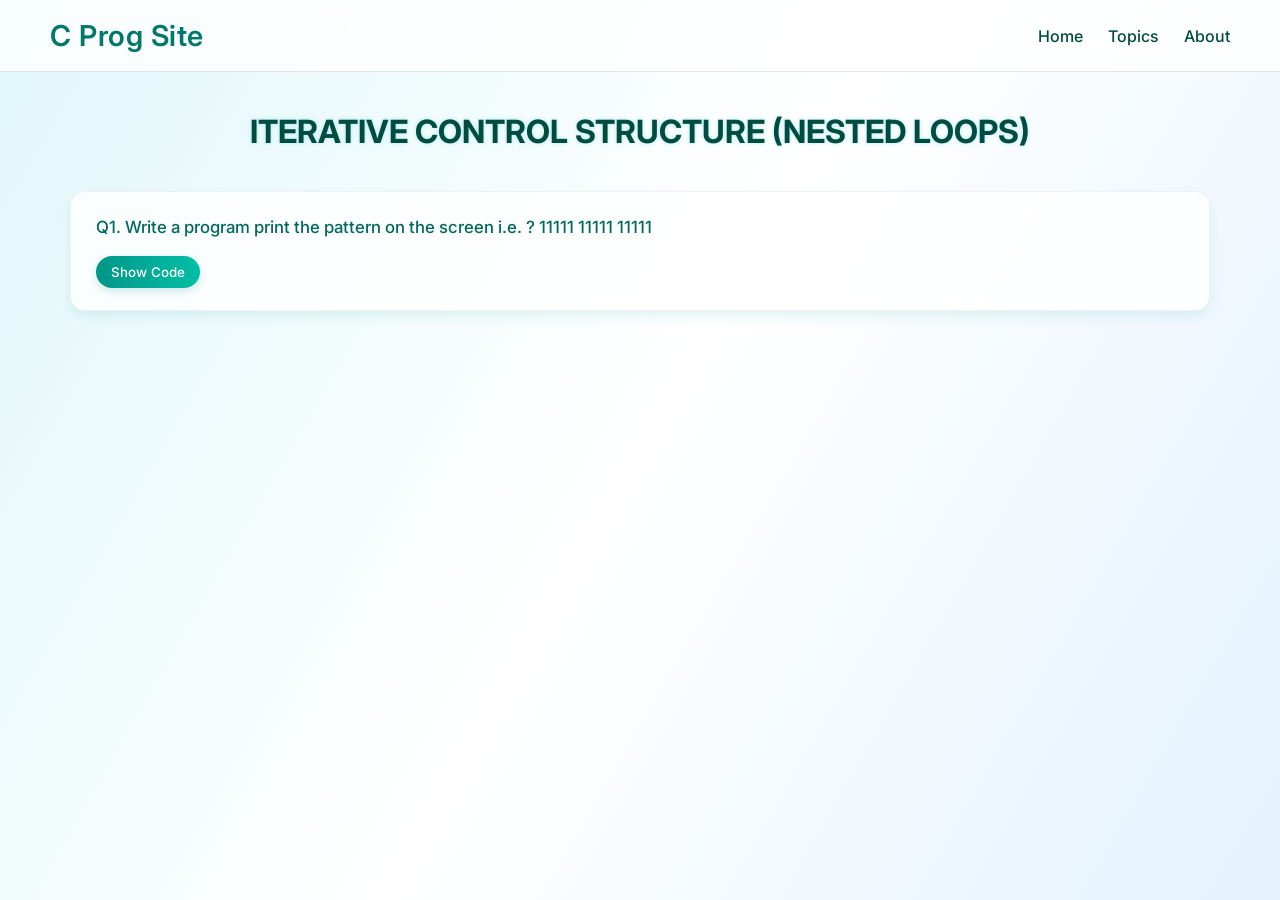
<file: nestedloops.html>
<!DOCTYPE html>
<html lang="en">
<head>
  <meta charset="UTF-8">
  <meta name="viewport" content="width=device-width, initial-scale=1.0">
  <title>C Language Basics</title>
  <link rel="stylesheet" href="style_c_site.css">
</head>
<body>

  <nav class="navbar">
    <h1 id="logo">C Prog Site</h1>
    <ul class="nav-links">
      <li><a href="index.html">Home</a></li>
      <li><a href="#">Topics</a></li>
      <li><a href="#">About</a></li>
    </ul>
  </nav>

  <section class="main-box">
    <h2 id="heading">ITERATIVE CONTROL STRUCTURE (NESTED LOOPS)</h2>
<div class="ques-list">

  <div class="ques-card">
    <h3>Q1. Write a program print the pattern on the screen i.e. ? 11111 11111 11111</h3>
    <div class="btn-area">
      <button onclick="showCode('q1code')">Show Code</button>

    </div>
  </div>



    <!-- c1  -->
    <div id="q1code" class="code-box">
      <div class="inner-code">
        <span class="close" onclick="hideCode('q1code')">CLOSE</span>
        <pre id="q1block">
#include &lt;stdio.h&gt;
int main() {
    int rows = 3, cols = 5;

    for(int i = 1; i &lt;= rows; i++) {        // outer loop for rows
        for(int j = 1; j &lt;= cols; j++) {    // inner loop for columns
            printf("1");
        }
    }
    return 0;
}
        </pre>
        <p class="output-text">Output: 11111
11111
11111
</p>
      </div>
    </div>
  </section>

  <script >
function showCode(id) {
  const box = document.getElementById(id);
  box.style.opacity = 1;
  box.style.pointerEvents = "auto"; // make it clickable
}

function hideCode(id) {
  const box = document.getElementById(id);
  box.style.opacity = 0;
  box.style.pointerEvents = "none"; // disable interaction
}
  </script>
</body>
</html>
</file>
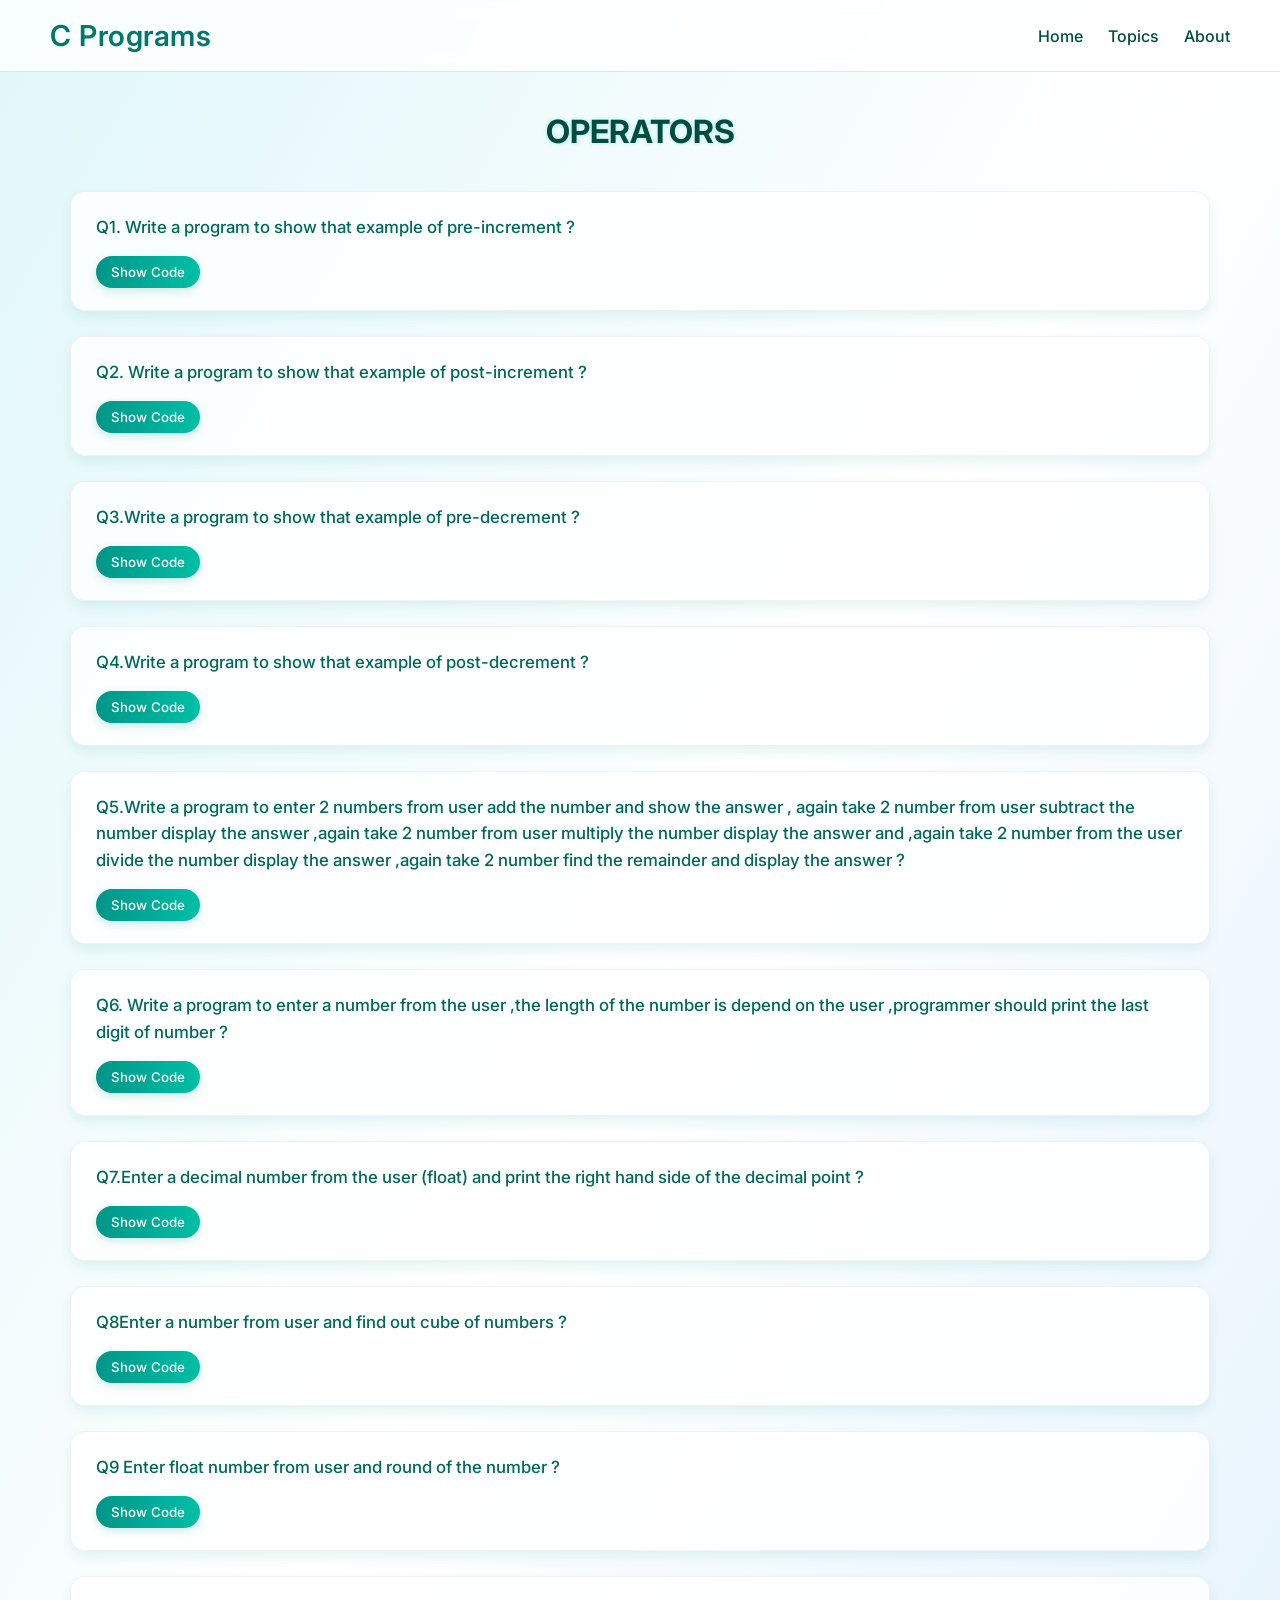
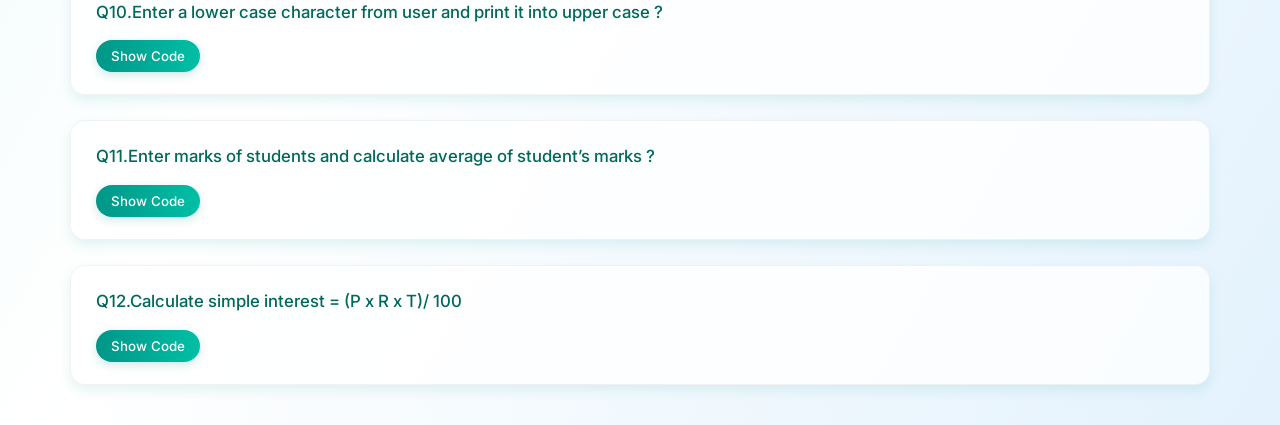
<file: operators.html>
<!DOCTYPE html>
<html lang="en">

<head>
  <meta charset="UTF-8">
  <meta name="viewport" content="width=device-width, initial-scale=1.0">
  <title>C Language Basics</title>
  <link rel="stylesheet" href="style_c_site.css">
</head>

<body>

  <nav class="navbar">
    <h1 id="logo">C Programs</h1>
    <ul class="nav-links">
      <li><a href="index.html">Home</a></li>
      <li><a href="#">Topics</a></li>
      <li><a href="#">About</a></li>
    </ul>
  </nav>

  <section class="main-box">
    <h2 id="heading">OPERATORS</h2>

    <div class="ques-list">

      <div class="ques-card">
        <h3>Q1. Write a program to show that example of pre-increment ?</h3>
        <div class="btn-area">
          <button onclick="showCode('q1code')">Show Code</button>

        </div>
      </div>

      <div class="ques-card">
        <h3>Q2. Write a program to show that example of post-increment ?</h3>
        <div class="btn-area">
          <button onclick="showCode('q2code')">Show Code</button>

        </div>
      </div>

      <div class="ques-card">
        <h3>Q3.Write a program to show that example of pre-decrement ?</h3>
        <div class="btn-area">
          <button onclick="showCode('q3code')">Show Code</button>

        </div>
      </div>

      <div class="ques-card">
        <h3>Q4.Write a program to show that example of post-decrement ?</h3>
        <div class="btn-area">
          <button onclick="showCode('q4code')">Show Code</button>

        </div>
      </div>

      <div class="ques-card">
        <h3>Q5.Write a program to enter 2 numbers from user add the number and show the answer , again take 2 number
          from user subtract the number display the answer ,again take 2 number from user multiply the number display
          the answer and ,again take 2 number from the user divide the number display the answer ,again take 2 number
          find the remainder and display the answer ?</h3>
        <div class="btn-area">
          <button onclick="showCode('q5code')">Show Code</button>

        </div>
      </div>

      <div class="ques-card">
        <h3>Q6. Write a program to enter a number from the user ,the length of the number is depend on the user
          ,programmer should print the last digit of number ?</h3>
        <div class="btn-area">
          <button onclick="showCode('q6code')">Show Code</button>

        </div>
      </div>

      <div class="ques-card">
        <h3>Q7.Enter a decimal number from the user (float) and print the right hand side of the decimal point ?</h3>
        <div class="btn-area">
          <button onclick="showCode('q7code')">Show Code</button>

        </div>
      </div>

      <div class="ques-card">
        <h3>Q8Enter a number from user and find out cube of numbers ?</h3>
        <div class="btn-area">
          <button onclick="showCode('q8code')">Show Code</button>

        </div>
      </div>

      <div class="ques-card">
        <h3>Q9 Enter float number from user and round of the number ?</h3>
        <div class="btn-area">
          <button onclick="showCode('q9code')">Show Code</button>

        </div>
      </div>

      <div class="ques-card">
        <h3>Q10.Enter a lower case character from user and print it into upper case ?</h3>
        <div class="btn-area">
          <button onclick="showCode('q10code')">Show Code</button>

        </div>
      </div>

      <div class="ques-card">
        <h3>Q11.Enter marks of students and calculate average of student’s marks ?</h3>
        <div class="btn-area">
          <button onclick="showCode('q11code')">Show Code</button>

        </div>
      </div>

      <div class="ques-card">
        <h3>Q12.Calculate simple interest = (P x R x T)/ 100</h3>
        <div class="btn-area">
          <button onclick="showCode('q12code')">Show Code</button>

        </div>
      </div>

    </div>

    <!-- c1  -->
    <div id="q1code" class="code-box">
      <div class="inner-code">
        <span class="close" onclick="hideCode('q1code')">CLOSE</span>
        <pre id="q1block">
#include &lt;stdio.h&gt;

void main()
{
    int a = 5, b;

    b = ++a;   // pre-increment: a is increased first, then assigned to b

    printf("Value of a = %d\n", a);
    printf("Value of b = %d\n", b);
}

        </pre>
        <p class="output-text">Output: Value of a = 6<br>
          Value of b = 6
        </p>
      </div>
    </div>

    <!-- d2  -->
    <div id="q2code" class="code-box">
      <div class="inner-code">
        <span class="close" onclick="hideCode('q2code')">close</span>
        <pre id="q2block">
#include &lt;stdio.h&gt;

void main()
{
    int a = 5, b;

    b = a++;   // post-increment: assign first, THEN increase

    printf("Value of a = %d\n", a);
    printf("Value of b = %d\n", b);
}

        </pre>
        <p class="output-text">Output: Value of a = 6<br>
          Value of b = 5
        </p>
      </div>
    </div>
    <!-- d3  -->
    <div id="q3code" class="code-box">
      <div class="inner-code">
        <span class="close" onclick="hideCode('q3code')">close</span>
        <pre id="q3block">
          #include &lt;stdio.h&gt;

void main()
{
    int a = 10, b;

    b = --a;   // pre-decrement: decrease first, then assign

    printf("Value of a = %d\n", a);
    printf("Value of b = %d\n", b);
}
        </pre>
        <p class="output-text">Output: Value of a = 9<br>
          Value of b = 9
        </p>
      </div>
    </div>

    <!-- d4  -->
    <div id="q4code" class="code-box">
      <div class="inner-code">
        <span class="close" onclick="hideCode('q4code')">close</span>
        <pre id="q4block">
#include &lt;stdio.h&gt;
void main()
{
    int a = 10, b;

    b = a--;   // post-decrement: assign first, THEN decrease

    printf("Value of a = %d\n", a);
    printf("Value of b = %d\n", b); 
}
        </pre>
        <p class="output-text">Output: Value of a = 9<br>
          Value of b = 10
        </p>
      </div>
    </div>
    <!-- d5  -->
    <div id="q5code" class="code-box">
      <div class="inner-code">
        <span class="close" onclick="hideCode('q5code')">close</span>
        <pre id="q5block">
          #include &lt;stdio.h&gt;

void main()
{
    int a, b, sum, sub, mul, rem;
    float div;

    // Addition
    printf("Enter two numbers for addition: ");
    scanf("%d%d", &a, &b);
    sum = a + b;
    printf("Sum = %d\n\n", sum);

    // Subtraction
    printf("Enter two numbers for subtraction: ");
    scanf("%d%d", &a, &b);
    sub = a - b;
    printf("Subtraction = %d\n\n", sub);

    // Multiplication
    printf("Enter two numbers for multiplication: ");
    scanf("%d%d", &a, &b);
    mul = a * b;
    printf("Multiplication = %d\n\n", mul);

    // Division
    printf("Enter two numbers for division: ");
    scanf("%d%d", &a, &b);
    div = (float)a / b;  // typecasting for accurate float result
    printf("Division = %.2f\n\n", div);

    // Remainder
    printf("Enter two numbers to find remainder: ");
    scanf("%d%d", &a, &b);
    rem = a % b;
    printf("Remainder = %d\n", rem);
}
        </pre>
        <p class="output-text">Output: <br>Enter two numbers for addition: 5 3<br>
          Sum = 8<br><br>

          Enter two numbers for subtraction: 9 4<br>
          Subtraction = 5<br><br>

          Enter two numbers for multiplication: 6 7<br>
          Multiplication = 42<br><br>

          Enter two numbers for division: 10 2<br>
          Division = 5.00<br><br>

          Enter two numbers to find remainder: 10 3<br>
          Remainder = 1
        </p>
      </div>
    </div>
    <!-- d6  -->
    <div id="q6code" class="code-box">
      <div class="inner-code">
        <span class="close" onclick="hideCode('q6code')">close</span>
        <pre id="q6block">
#include &lt;stdio.h&gt;

void main()
{
    int num, lastDigit;

    printf("Enter any number: ");
    scanf("%d", &num);

    lastDigit = num % 10;   // modulo gives remainder (last digit)
    printf("The last digit of the number is: %d", lastDigit);
}

        </pre>
        <p class="output-text">Output: Enter any number: 98765<br>
          The last digit of the number is: 5

        </p>
      </div>
    </div>
    <!-- d7  -->
    <div id="q7code" class="code-box">
      <div class="inner-code">
        <span class="close" onclick="hideCode('q7code')">close</span>
        <pre id="q7block">
#include &lt;stdio.h&gt;

void main()
{
    float num;
    int intPart, rightPart;

    printf("Enter any decimal number: ");
    scanf("%f", &num);

    intPart = (int)num;             // take integer part
    rightPart = (num - intPart) * 10000;  // multiply to shift decimals (4 digits)

    printf("Digits after decimal point: %d", rightPart);
}</pre>
        <p class="output-text">Output: Enter any decimal number: 45.6789<br>
          Digits after decimal point: 6789
        </p>
      </div>
    </div>


    <!-- d8  -->
    <div id="q8code" class="code-box">
      <div class="inner-code">
        <span class="close" onclick="hideCode('q8code')">close</span>
        <pre id="q8block">
#include &lt;stdio.h&gt;

void main()
{
    int num, cube;

    printf("Enter a number: ");
    scanf("%d", &num);

    cube = num * num * num;   // formula for cube

    printf("Cube of %d is: %d", num, cube);
}


        </pre>
        <p class="output-text">Output: Enter a number: 5<br>
          Cube of 5 is: 125

      </div>
    </div>

    <!-- d9  -->
    <div id="q9code" class="code-box">
      <div class="inner-code">
        <span class="close" onclick="hideCode('q9code')">close</span>
        <pre id="q9block">
          #include &lt;stdio.h&gt;

void main()
{
    float num;
    int rounded;

    printf("Enter any decimal number: ");
    scanf("%f", &num);

    rounded = (num >= 0) ? (int)(num + 0.5) : (int)(num - 0.5);<br>//rounding using "Ternary Operator"

    printf("Rounded value = %d", rounded);
}
</pre>
        <p class="output-text">Output: Enter any decimal number: 4.6<br>
          Rounded value = 5
        </p>
      </div>
    </div>

    <!-- d10  -->
    <div id="q10code" class="code-box">
      <div class="inner-code">
        <span class="close" onclick="hideCode('q10code')">close</span>
        <pre id="q10block">
          #include &lt;stdio.h&gt;

void main()
{
    char ch;

    printf("Enter a lowercase character: ");
    scanf("%c", &ch);

    ch = ch - 32;   // ASCII difference between lowercase and uppercase

    printf("Uppercase character: %c", ch);
}
        </pre>
        <p class="output-text">Output: Enter a lowercase character: b<br>
          Uppercase character: B
        </p>
      </div>
    </div>

    <!-- d11  -->
    <div id="q11code" class="code-box">
      <div class="inner-code">
        <span class="close" onclick="hideCode('q11code')">close</span>
        <pre id="q11block">
          #include &lt;stdio.h&gt;

void main()
{
    float m1, m2, m3, m4, m5, avg;

    printf("Enter marks of 5 subjects: ");
    scanf("%f %f %f %f %f", &m1, &m2, &m3, &m4, &m5);

    avg = (m1 + m2 + m3 + m4 + m5) / 5;

    printf("Average marks = %.2f", avg);
}
        </pre>
        <p class="output-text">Output: Enter marks of 5 subjects: 80 75 90 85 95<br>
          Average marks = 85.00
        </p>
      </div>
    </div>

    <!-- d12  -->
    <div id="q12code" class="code-box">
      <div class="inner-code">
        <span class="close" onclick="hideCode('q12code')">close</span>
        <pre id="q12block">
          #include &lt;stdio.h&gt;

         void main()
         {
              float P, R, T, SI;

              printf("Enter Principal (P): ");
             scanf("%f", &P);

             printf("Enter Rate of Interest (R): ");
             scanf("%f", &R);

              printf("Enter Time in years (T): ");
             scanf("%f", &T);

              SI = (P * R * T) / 100;

              printf("Simple Interest = %.2f", SI);
          }
        </pre>
        <p class="output-text">Output: Enter Principal (P): 10000<br>
          Enter Rate of Interest (R): 5<br>
          Enter Time in years (T): 2<br>
          Simple Interest = 1000.00
        </p>
      </div>
    </div>

  </section>




  <script>
    function showCode(id) {
      const box = document.getElementById(id);
      box.style.opacity = 1;
      box.style.pointerEvents = "auto"; // make it clickable
    }

    function hideCode(id) {
      const box = document.getElementById(id);
      box.style.opacity = 0;
      box.style.pointerEvents = "none"; // disable interaction
    }
  </script>
</body>

</html>
</file>
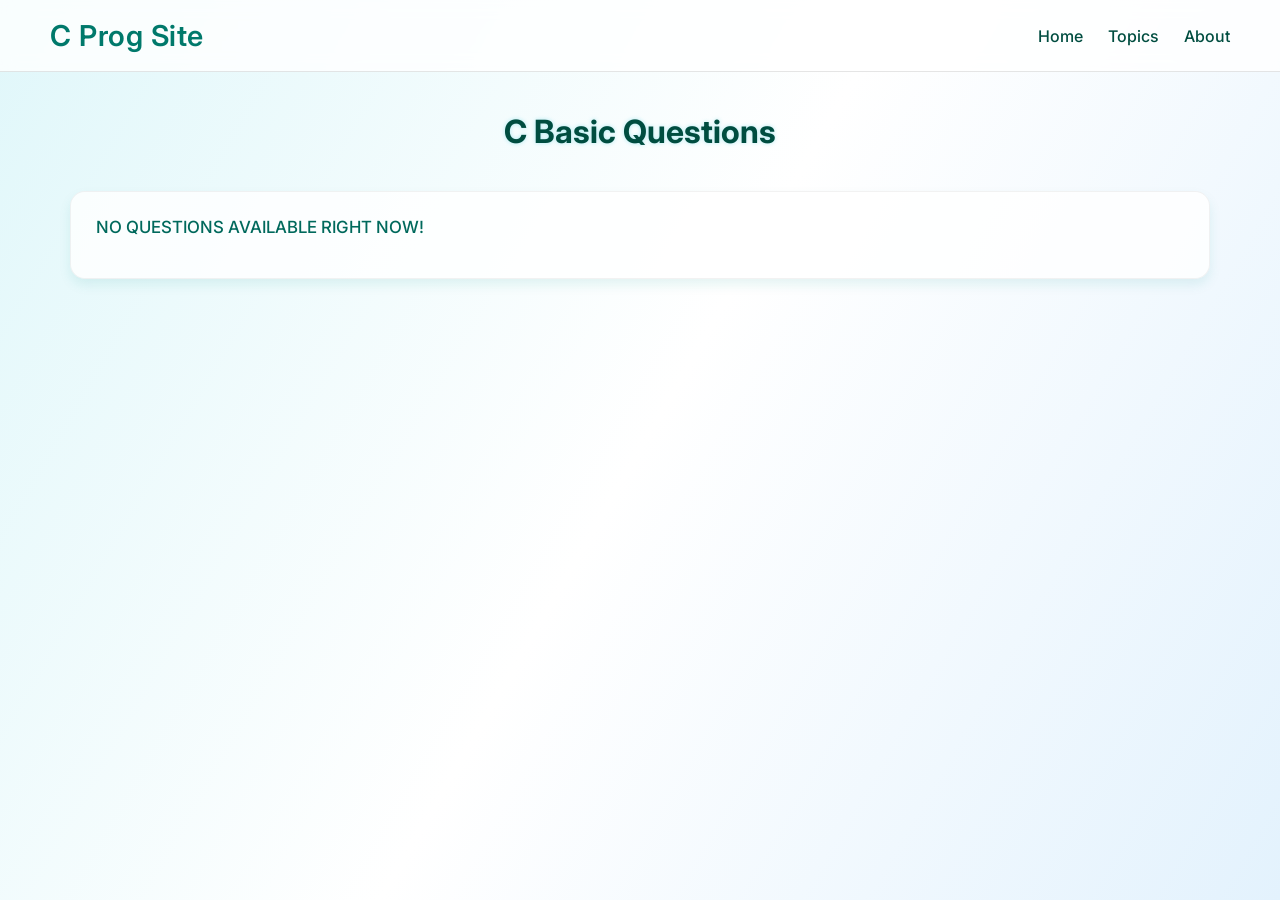
<file: pointers.html>
<!DOCTYPE html>
<html lang="en">
<head>
  <meta charset="UTF-8">
  <meta name="viewport" content="width=device-width, initial-scale=1.0">
  <title>C Language Basics</title>
  <link rel="stylesheet" href="style_c_site.css">
</head>
<body>

  <nav class="navbar">
    <h1 id="logo">C Prog Site</h1>
    <ul class="nav-links">
      <li><a href="index.html">Home</a></li>
      <li><a href="#">Topics</a></li>
      <li><a href="#">About</a></li>
    </ul>
  </nav>

  <section class="main-box">
    <h2 id="heading">C Basic Questions</h2>
<div class="ques-list">

  <div class="ques-card">
    <h3>NO QUESTIONS AVAILABLE  RIGHT NOW!</h3>
    <div class="btn-area">
  
    </div>
  </div>



    <!-- c1  -->
    <div id="q1code" class="code-box">
      <div class="inner-code">
        <span class="close" onclick="hideCode('q1code')">CLOSE</span>
        <pre id="q1block">
#include &lt;stdio.h&gt;
int main(){
   // print messege on screen
   printf("Helo World");
   return 0;
}
        </pre>
        <p class="output-text">Output: Helo World</p>
      </div>
    </div>



  </section>

















  <script >
function showCode(id) {
  const box = document.getElementById(id);
  box.style.opacity = 1;
  box.style.pointerEvents = "auto"; // make it clickable
}

function hideCode(id) {
  const box = document.getElementById(id);
  box.style.opacity = 0;
  box.style.pointerEvents = "none"; // disable interaction
}



  </script>
</body>
</html>
</file>
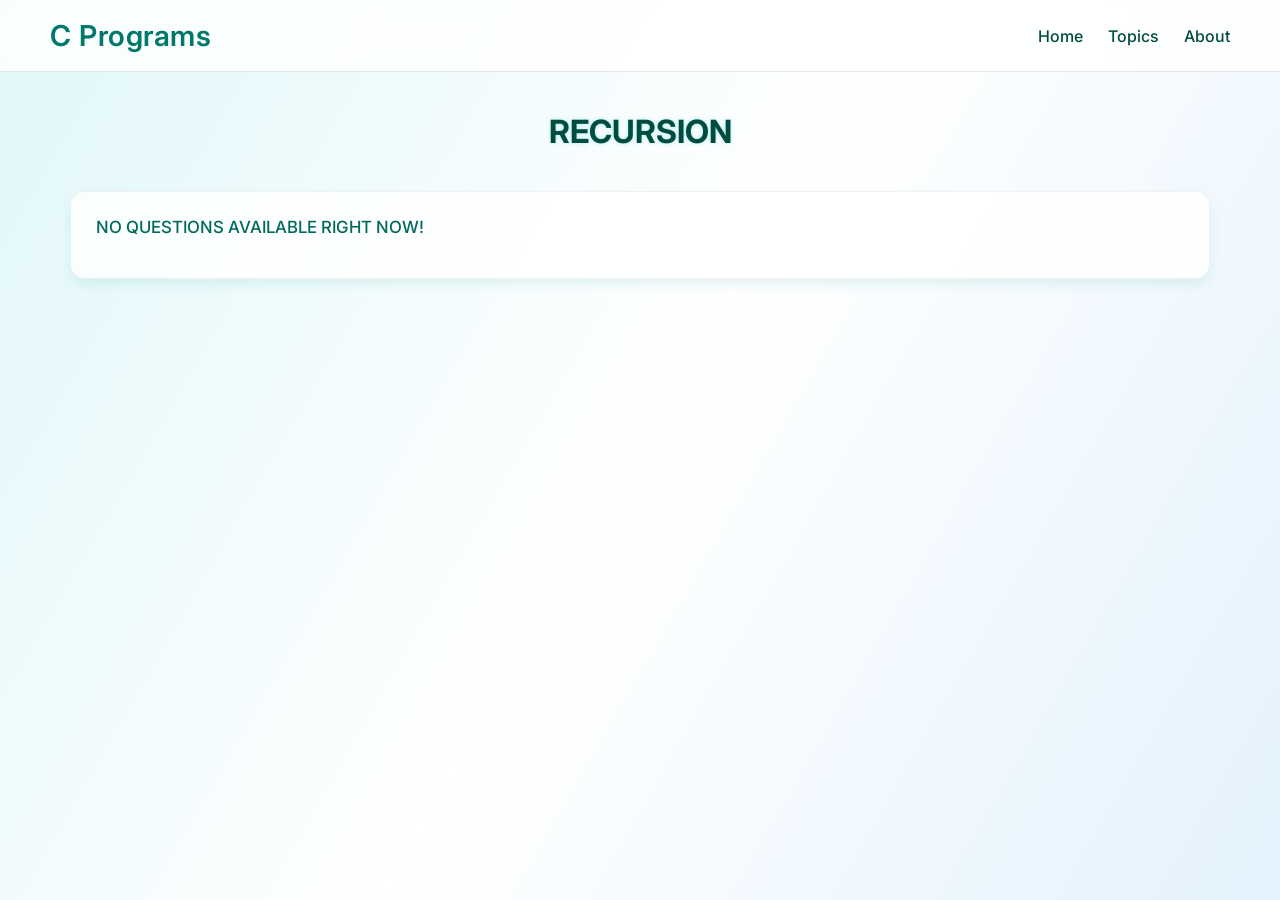
<file: recursion.html>
<!DOCTYPE html>
<html lang="en">
<head>
  <meta charset="UTF-8">
  <meta name="viewport" content="width=device-width, initial-scale=1.0">
  <title>C Language Basics</title>
  <link rel="stylesheet" href="style_c_site.css">
</head>
<body>

  <nav class="navbar">
    <h1 id="logo">C Programs</h1>
    <ul class="nav-links">
      <li><a href="index.html">Home</a></li>
      <li><a href="#">Topics</a></li>
      <li><a href="#">About</a></li>
    </ul>
  </nav>

  <section class="main-box">
    <h2 id="heading">RECURSION</h2>
<div class="ques-list">

  <div class="ques-card">
    <h3>NO QUESTIONS AVAILABLE  RIGHT NOW!</h3>
    <div class="btn-area">
  
    </div>
  </div>



    <!-- c1  -->
    <div id="q1code" class="code-box">
      <div class="inner-code">
        <span class="close" onclick="hideCode('q1code')">CLOSE</span>
        <pre id="q1block">
#include &lt;stdio.h&gt;
int main(){
   // print messege on screen
   printf("Helo World");
   return 0;
}
        </pre>
        <p class="output-text">Output: Helo World</p>
      </div>
    </div>



  </section>

















  <script >
function showCode(id) {
  const box = document.getElementById(id);
  box.style.opacity = 1;
  box.style.pointerEvents = "auto"; // make it clickable
}

function hideCode(id) {
  const box = document.getElementById(id);
  box.style.opacity = 0;
  box.style.pointerEvents = "none"; // disable interaction
}

  </script>
</body>
</html>
</file>
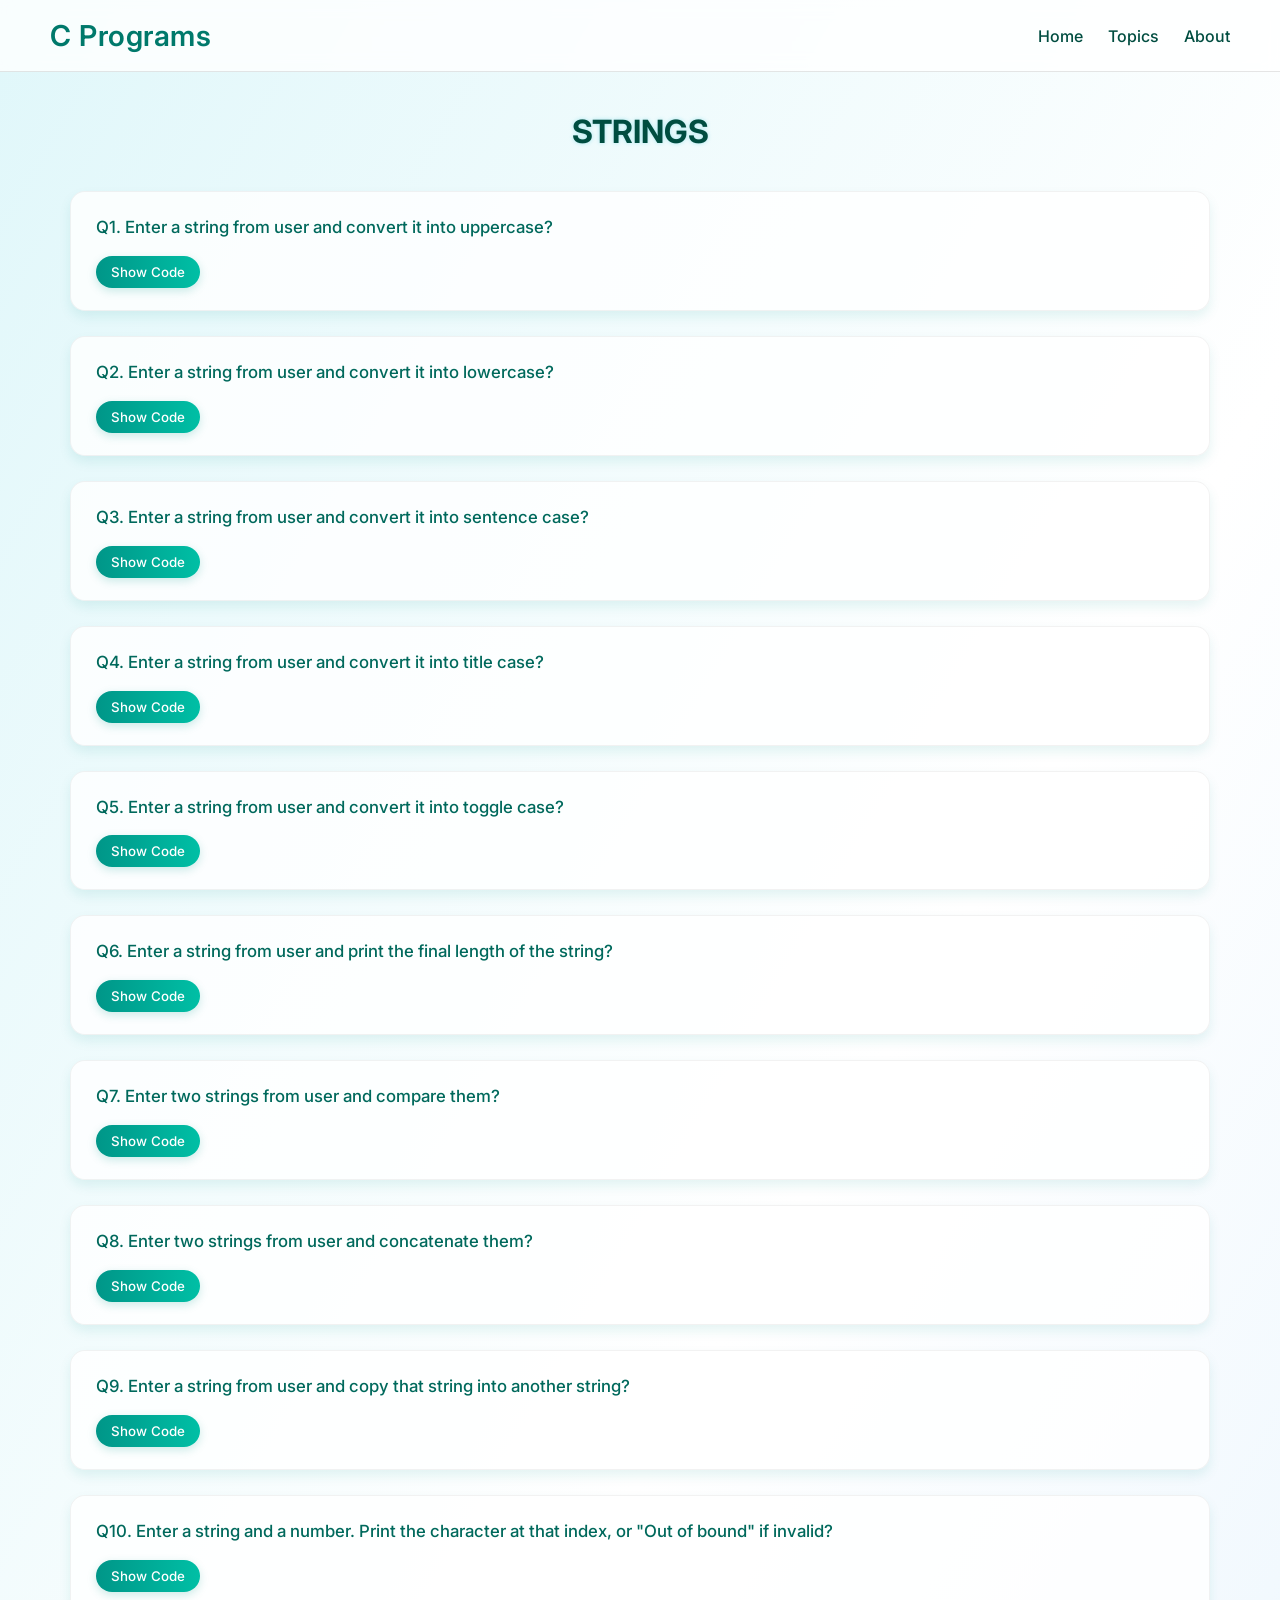
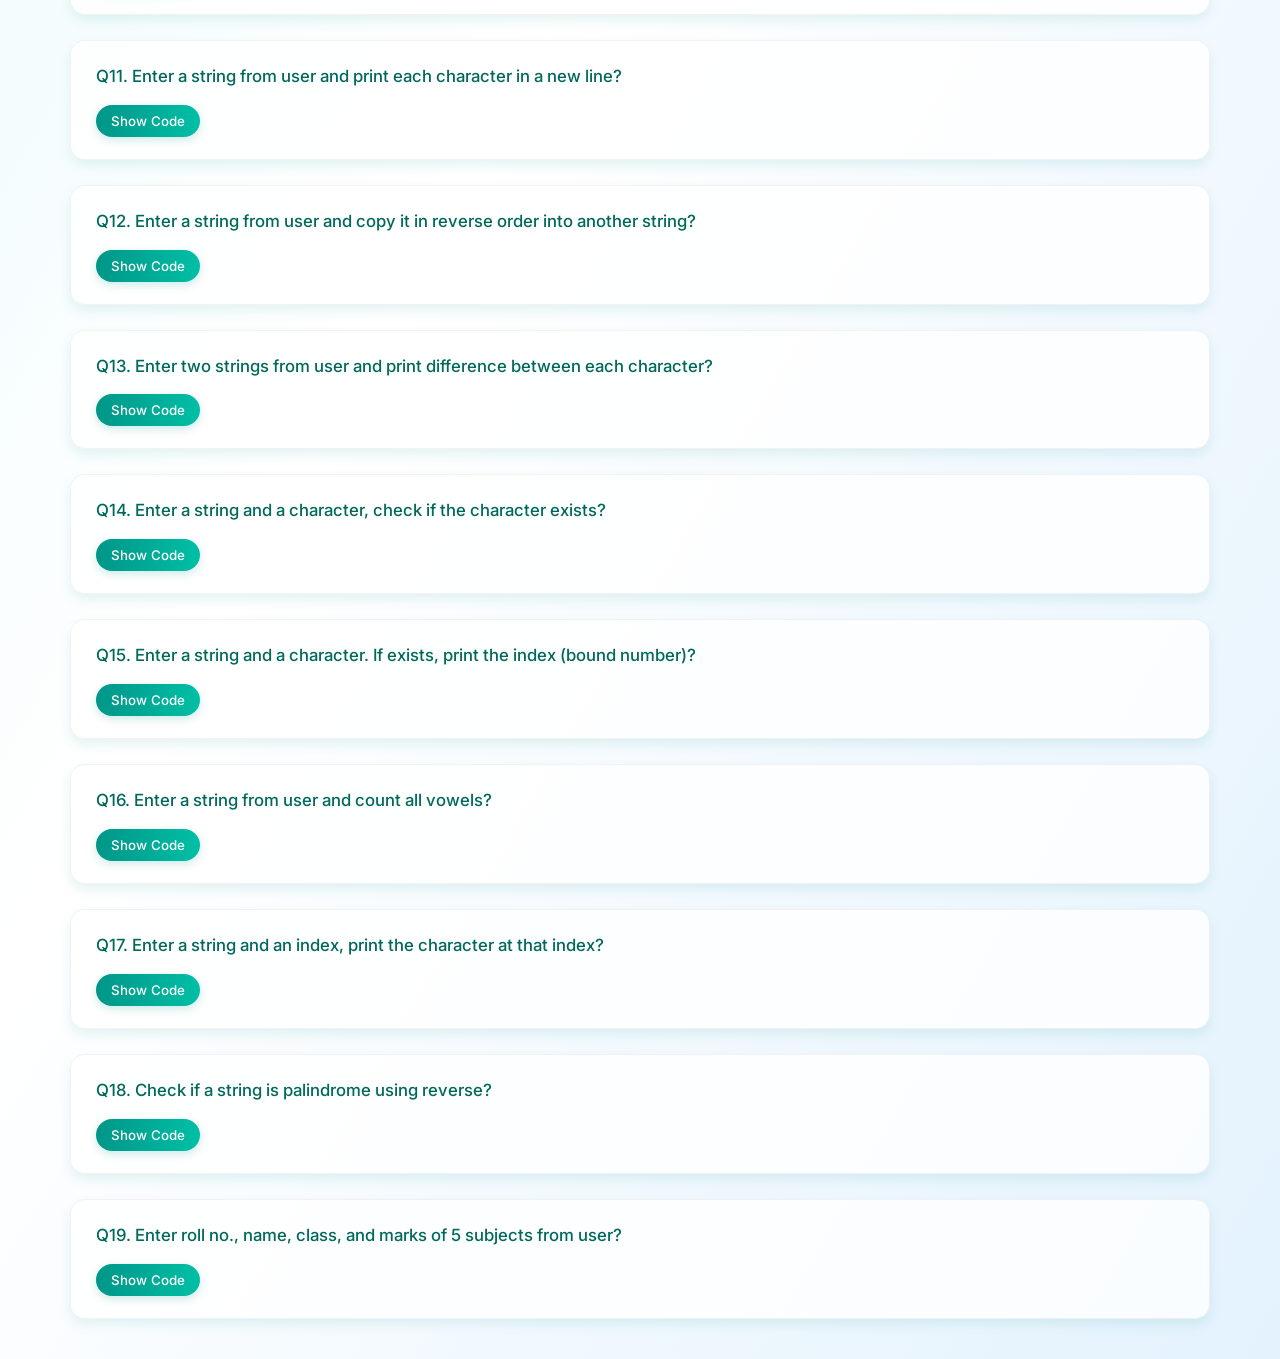
<file: strings.html>
<!DOCTYPE html>
<html lang="en">

<head>
  <meta charset="UTF-8">
  <meta name="viewport" content="width=device-width, initial-scale=1.0">
  <title>C Language Basics</title>
  <link rel="stylesheet" href="style_c_site.css">
</head>

<body>

  <nav class="navbar">
    <h1 id="logo">C Programs</h1>
    <ul class="nav-links">
      <li><a href="index.html">Home</a></li>
      <li><a href="#">Topics</a></li>
      <li><a href="#">About</a></li>
    </ul>
  </nav>


  <section class="main-box">
    <h2 id="heading">STRINGS</h2>
    <div class="ques-list">


      <div class="ques-card">
        <h3>Q1. Enter a string from user and convert it into uppercase?</h3>
        <div class="btn-area">
          <button onclick="showCode('q1code')">Show Code</button>

        </div>
      </div>

      <div class="ques-card">
        <h3>Q2. Enter a string from user and convert it into lowercase?</h3>
        <div class="btn-area">
          <button onclick="showCode('q2code')">Show Code</button>

        </div>
      </div>

      <div class="ques-card">
        <h3>Q3. Enter a string from user and convert it into sentence case?</h3>
        <div class="btn-area">
          <button onclick="showCode('q3code')">Show Code</button>

        </div>
      </div>

      <div class="ques-card">
        <h3>Q4. Enter a string from user and convert it into title case?</h3>
        <div class="btn-area">
          <button onclick="showCode('q4code')">Show Code</button>

        </div>
      </div>

      <div class="ques-card">
        <h3>Q5. Enter a string from user and convert it into toggle case?</h3>
        <div class="btn-area">
          <button onclick="showCode('q5code')">Show Code</button>

        </div>
      </div>

      <div class="ques-card">
        <h3>Q6. Enter a string from user and print the final length of the string?</h3>
        <div class="btn-area">
          <button onclick="showCode('q6code')">Show Code</button>

        </div>
      </div>

      <div class="ques-card">
        <h3>Q7. Enter two strings from user and compare them?</h3>
        <div class="btn-area">
          <button onclick="showCode('q7code')">Show Code</button>

        </div>
      </div>

      <div class="ques-card">
        <h3>Q8. Enter two strings from user and concatenate them?</h3>
        <div class="btn-area">
          <button onclick="showCode('q8code')">Show Code</button>

        </div>
      </div>

      <div class="ques-card">
        <h3>Q9. Enter a string from user and copy that string into another string?</h3>
        <div class="btn-area">
          <button onclick="showCode('q9code')">Show Code</button>

        </div>
      </div>

      <div class="ques-card">
        <h3>Q10. Enter a string and a number. Print the character at that index, or "Out of bound" if invalid?</h3>
        <div class="btn-area">
          <button onclick="showCode('q10code')">Show Code</button>

        </div>
      </div>

      <div class="ques-card">
        <h3>Q11. Enter a string from user and print each character in a new line?</h3>
        <div class="btn-area">
          <button onclick="showCode('q11code')">Show Code</button>

        </div>
      </div>

      <div class="ques-card">
        <h3>Q12. Enter a string from user and copy it in reverse order into another string?</h3>
        <div class="btn-area">
          <button onclick="showCode('q12code')">Show Code</button>

        </div>
      </div>

      <div class="ques-card">
        <h3>Q13. Enter two strings from user and print difference between each character?</h3>
        <div class="btn-area">
          <button onclick="showCode('q13code')">Show Code</button>

        </div>
      </div>

      <div class="ques-card">
        <h3>Q14. Enter a string and a character, check if the character exists?</h3>
        <div class="btn-area">
          <button onclick="showCode('q14code')">Show Code</button>

        </div>
      </div>

      <div class="ques-card">
        <h3>Q15. Enter a string and a character. If exists, print the index (bound number)?</h3>
        <div class="btn-area">
          <button onclick="showCode('q15code')">Show Code</button>

        </div>
      </div>

      <div class="ques-card">
        <h3>Q16. Enter a string from user and count all vowels?</h3>
        <div class="btn-area">
          <button onclick="showCode('q16code')">Show Code</button>

        </div>
      </div>

      <div class="ques-card">
        <h3>Q17. Enter a string and an index, print the character at that index?</h3>
        <div class="btn-area">
          <button onclick="showCode('q17code')">Show Code</button>

        </div>
      </div>

      <div class="ques-card">
        <h3>Q18. Check if a string is palindrome using reverse?</h3>
        <div class="btn-area">
          <button onclick="showCode('q18code')">Show Code</button>

        </div>
      </div>

      <div class="ques-card">
        <h3>Q19. Enter roll no., name, class, and marks of 5 subjects from user?</h3>
        <div class="btn-area">
          <button onclick="showCode('q19code')">Show Code</button>

        </div>
      </div>


      <!-- d1  -->
      <div id="q1code" class="code-box">
        <div class="inner-code">
          <span class="close" onclick="hideCode('q1code')">CLOSE</span>
          <pre id="q1block">
#include &lt;stdio.h&gt;
#include &lt;ctype.h&gt;

int main() {
    char str[100];
    printf("Enter a string: ");
    fgets(str, sizeof(str), stdin);

    for(int i=0; str[i]!='\0'; i++)
        str[i] = toupper(str[i]);

    printf("\nString in uppercase: %s\n", str);
    return 0;
}
    </pre>
          <p class="output-text">Output:
            Enter a string: hello world

            String in uppercase: HELLO WORLD
          </p>
        </div>
      </div>

      <!--d2-->
      <div id="q2code" class="code-box">
        <div class="inner-code">
          <span class="close" onclick="hideCode('q2code')">CLOSE</span>
          <pre id="q2block">
#include &lt;stdio.h&gt;
#include &lt;ctype.h&gt;

int main() {
    char str[100];
    printf("Enter a string: ");
    fgets(str, sizeof(str), stdin);

    for(int i=0; str[i]!='\0'; i++)
        str[i] = tolower(str[i]);

    printf("\nString in lowercase: %s\n", str);
    return 0;
}
    </pre>
          <p class="output-text">Output:
            Enter a string: HELLO WORLD<br><br>

            String in lowercase: hello world
          </p>
        </div>
      </div>

      <!--d3-->
      <div id="q3code" class="code-box">
        <div class="inner-code">
          <span class="close" onclick="hideCode('q3code')">CLOSE</span>
          <pre id="q3block">
#include &lt;stdio.h&gt;
#include &lt;ctype.h&gt;

int main() {
    char str[100];
    printf("Enter a string: ");
    fgets(str, sizeof(str), stdin);

    if(str[0] != '\0')
        str[0] = toupper(str[0]);

    for(int i=1; str[i]!='\0'; i++)
        str[i] = tolower(str[i]);

    printf("\nString in sentence case: %s\n", str);
    return 0;
}
    </pre>
          <p class="output-text">Output:
            Enter a string: hELLO wORLD<br><br>

            String in sentence case: Hello world
          </p>
        </div>
      </div>

      <!--d4-->

      <div id="q4code" class="code-box">
        <div class="inner-code">
          <span class="close" onclick="hideCode('q4code')">CLOSE</span>
          <pre id="q4block">
#include &lt;stdio.h&gt;
#include &lt;ctype.h&gt;

int main() {
    char str[100];
    printf("Enter a string: ");
    fgets(str, sizeof(str), stdin);

    int capNext = 1;
    for(int i=0; str[i]!='\0'; i++){
        if(isspace(str[i]))
            capNext = 1;
        else if(capNext){
            str[i] = toupper(str[i]);
            capNext = 0;
        } else {
            str[i] = tolower(str[i]);
        }
    }

    printf("\nString in title case: %s\n", str);
    return 0;
}
    </pre>
          <p class="output-text">Output:
            Enter a string: hello world from C<br><br>

            String in title case: Hello World From C
          </p>
        </div>
      </div>


      <!--d5-->

      <div id="q5code" class="code-box">
        <div class="inner-code">
          <span class="close" onclick="hideCode('q5code')">CLOSE</span>
          <pre id="q5block">
#include &lt;stdio.h&gt;
#include &lt;ctype.h&gt;

int main() {
    char str[100];
    printf("Enter a string: ");
    fgets(str, sizeof(str), stdin);

    for(int i=0; str[i]!='\0'; i++){
        if(islower(str[i]))
            str[i] = toupper(str[i]);
        else if(isupper(str[i]))
            str[i] = tolower(str[i]);
    }

    printf("\nString in toggle case: %s\n", str);
    return 0;
}
    </pre>
          <p class="output-text">Output:
            Enter a string: Hello World<br><br>

            String in toggle case: hELLO wORLD
          </p>
        </div>
      </div>


      <!--d6-->

      <div id="q6code" class="code-box">
        <div class="inner-code">
          <span class="close" onclick="hideCode('q6code')">CLOSE</span>
          <pre id="q6block">
#include &lt;stdio.h&gt;
#include &lt;string.h&gt;

int main() {
    char str[100];
    printf("Enter a string: ");
    fgets(str, sizeof(str), stdin);

    int len = 0;
    while(str[len] != '\0' && str[len] != '\n') len++;

    printf("\nLength of the string: %d\n", len);
    return 0;
}
    </pre>
          <p class="output-text">Output:
            Enter a string: Hello World<br><br>

            Length of the string: 11
          </p>
        </div>
      </div>


      <!--d7-->

      <div id="q7code" class="code-box">
        <div class="inner-code">
          <span class="close" onclick="hideCode('q7code')">CLOSE</span>
          <pre id="q7block">
#include &lt;stdio.h&gt;
#include &lt;string.h&gt;

int main() {
    char str1[100], str2[100];
    printf("Enter first string: ");
    fgets(str1, sizeof(str1), stdin);
    printf("Enter second string: ");
    fgets(str2, sizeof(str2), stdin);

    // Remove newline characters
    str1[strcspn(str1, "\n")] = 0;
    str2[strcspn(str2, "\n")] = 0;

    int cmp = strcmp(str1, str2);
    if(cmp == 0)
        printf("\nStrings are equal.\n");
    else
        printf("\nStrings are not equal.\n");

    return 0;
}
    </pre>
          <p class="output-text">Output:
            Enter first string: Hello <br>
            Enter second string: Hello<br><br>

            Strings are equal.
          </p>
        </div>
      </div>


      <!--d8-->

      <div id="q8code" class="code-box">
        <div class="inner-code">
          <span class="close" onclick="hideCode('q8code')">CLOSE</span>
          <pre id="q8block">
#include &lt;stdio.h&gt;
#include &lt;string.h&gt;

int main() {
    char str1[100], str2[100];
    printf("Enter first string: ");
    fgets(str1, sizeof(str1), stdin);
    printf("Enter second string: ");
    fgets(str2, sizeof(str2), stdin);

    str1[strcspn(str1, "\n")] = 0;
    str2[strcspn(str2, "\n")] = 0;

    strcat(str1, str2);

    printf("\nConcatenated string: %s\n", str1);
    return 0;
}
    </pre>
          <p class="output-text">Output:
            Enter first string: Hello <br>
            Enter second string: World<br><br>

            Concatenated string: HelloWorld
          </p>
        </div>
      </div>

      <!--d9-->

      <div id="q9code" class="code-box">
        <div class="inner-code">
          <span class="close" onclick="hideCode('q9code')">CLOSE</span>
          <pre id="q9block">
#include &lt;stdio.h&gt;
#include &lt;string.h&gt;

int main() {
    char str1[100], str2[100];
    printf("Enter a string: ");
    fgets(str1, sizeof(str1), stdin);

    str1[strcspn(str1, "\n")] = 0;
    strcpy(str2, str1);

    printf("\nCopied string: %s\n", str2);
    return 0;
}
    </pre>
          <p class="output-text">Output:
            Enter a string: Hello<br><br>

            Copied string: Hello
          </p>
        </div>
      </div>

      <!--d10-->

      <div id="q10code" class="code-box">
        <div class="inner-code">
          <span class="close" onclick="hideCode('q10code')">CLOSE</span>
          <pre id="q10block">
#include &lt;stdio.h&gt;
#include &lt;string.h&gt;

int main() {
    char str[100];
    int index;
    printf("Enter a string: ");
    fgets(str, sizeof(str), stdin);

    printf("Enter index: ");
    scanf("%d", &index);

    int len = strlen(str);
    if(index &lt; 0 || index &gt;= len-1)
        printf("\nOut of bound\n");
    else
        printf("\nCharacter at index %d: %c\n", index, str[index]);

    return 0;
}
    </pre>
          <p class="output-text">Output:
            Enter a string: Hello <br>
            Enter index: 1<br><br>

            Character at index 1: e
          </p>
        </div>
      </div>


      <!--d11-->

      <div id="q11code" class="code-box">
        <div class="inner-code">
          <span class="close" onclick="hideCode('q11code')">CLOSE</span>
          <pre id="q11block">
#include &lt;stdio.h&gt;

int main() {
    char str[100];
    printf("Enter a string: ");
    fgets(str, sizeof(str), stdin);

    printf("\nCharacters in the string:\n");
    for(int i=0; str[i] != '\0' && str[i] != '\n'; i++) {
        printf("%c\n", str[i]);
    }

    return 0;
}
    </pre>
          <p class="output-text">Output:
            Enter a string: Hello<br><br>

            Characters in the string:
            H <br>
            e <br>
            l <br>
            l <br>
            o<br>
          </p>
        </div>
      </div>


      <!--d12-->

      <div id="q12code" class="code-box">
        <div class="inner-code">
          <span class="close" onclick="hideCode('q12code')">CLOSE</span>
          <pre id="q12block">
#include &lt;stdio.h&gt;
#include &lt;string.h&gt;

int main() {
    char str[100], rev[100];
    printf("Enter a string: ");
    fgets(str, sizeof(str), stdin);

    int len = strlen(str);
    if(str[len-1] == '\n') len--;

    for(int i=0; i&lt;len; i++) {
        rev[i] = str[len-1-i];
    }
    rev[len] = '\0';

    printf("\nReversed string: %s\n", rev);
    return 0;
}
    </pre>
          <p class="output-text">Output:
            Enter a string: Hello<br><br>

            Reversed string: olleH
          </p>
        </div>
      </div>


      <!--d13-->

      <div id="q13code" class="code-box">
        <div class="inner-code">
          <span class="close" onclick="hideCode('q13code')">CLOSE</span>
          <pre id="q13block">
#include &lt;stdio.h&gt;
#include &lt;string.h&gt;

int main() {
    char str1[100], str2[100];
    printf("Enter first string: ");
    fgets(str1, sizeof(str1), stdin);
    printf("Enter second string: ");
    fgets(str2, sizeof(str2), stdin);

    str1[strcspn(str1, "\n")] = 0;
    str2[strcspn(str2, "\n")] = 0;

    printf("\nCharacter differences:\n");
    for(int i=0; i&lt;strlen(str1) &amp;&amp; i&lt;strlen(str2); i++) {
        printf("%c - %c = %d\n", str1[i], str2[i], str1[i]-str2[i]);
    }
    return 0;
}
    </pre>
          <p class="output-text">Output:
            Enter first string: Hello <br>
            Enter second string: World<br><br>

            Character differences: <br>
            H - W = -15 <br>
            e - o = -10 <br>
            l - r = -6 <br>
            l - l = 0 <br>
            o - d = 11
          </p>
        </div>
      </div>


      <!--d14-->

      <div id="q14code" class="code-box">
        <div class="inner-code">
          <span class="close" onclick="hideCode('q14code')">CLOSE</span>
          <pre id="q14block">
#include &lt;stdio.h&gt;
#include &lt;string.h&gt;

int main() {
    char str[100], ch;
    printf("Enter a string: ");
    fgets(str, sizeof(str), stdin);
    printf("Enter a character to search: ");
    scanf("%c", &amp;ch);

    int found = 0;
    for(int i=0; str[i] != '\0' &amp;&amp; str[i] != '\n'; i++) {
        if(str[i] == ch) {
            found = 1;
            break;
        }
    }

    if(found)
        printf("\nCharacter '%c' exists in the string.\n", ch);
    else
        printf("\nCharacter '%c' does not exist in the string.\n", ch);

    return 0;
}
    </pre>
          <p class="output-text">Output:
            Enter a string: Hello <br>
            Enter a character to search: e<br><br>

            Character 'e' exists in the string.
          </p>
        </div>
      </div>


      <!--15-->

      <div id="q15code" class="code-box">
        <div class="inner-code">
          <span class="close" onclick="hideCode('q15code')">CLOSE</span>
          <pre id="q15block">
#include &lt;stdio.h&gt;
#include &lt;string.h&gt;

int main() {
    char str[100], ch;
    printf("Enter a string: ");
    fgets(str, sizeof(str), stdin);
    printf("Enter a character to find index: ");
    scanf("%c", &amp;ch);

    str[strcspn(str, "\n")] = 0;

    int index = -1;
    for(int i=0; str[i] != '\0'; i++) {
        if(str[i] == ch) {
            index = i;
            break;
        }
    }

    if(index != -1)
        printf("\nCharacter '%c' found at index %d\n", ch, index);
    else
        printf("\nCharacter '%c' not found\n", ch);

    return 0;
}
    </pre>
          <p class="output-text">Output:
            Enter a string: Hello <br>
            Enter a character to find index: l<br><br>

            Character 'l' found at index 2
          </p>
        </div>
      </div>

      <!--d16-->

      <div id="q16code" class="code-box">
        <div class="inner-code">
          <span class="close" onclick="hideCode('q16code')">CLOSE</span>
          <pre id="q16block">
#include &lt;stdio.h&gt;
#include &lt;string.h&gt;

int main() {
    char str[100];
    printf("Enter a string: ");
    fgets(str, sizeof(str), stdin);

    int count = 0;
    for(int i=0; str[i] != '\0' &amp;&amp; str[i] != '\n'; i++) {
        char ch = str[i];
        if(ch=='a'||ch=='e'||ch=='i'||ch=='o'||ch=='u'<br>||ch=='A'||ch=='E'||ch=='I'||ch=='O'||ch=='U')
            count++;
    }

    printf("\nNumber of vowels: %d\n", count);
    return 0;
}
    </pre>
          <p class="output-text">Output:
            Enter a string: Hello World<br><br>

            Number of vowels: 3
          </p>
        </div>
      </div>


      <!--d17-->

      <div id="q17code" class="code-box">
        <div class="inner-code">
          <span class="close" onclick="hideCode('q17code')">CLOSE</span>
          <pre id="q17block">
#include &lt;stdio.h&gt;
#include &lt;string.h&gt;

int main() {
    char str[100];
    int index;
    printf("Enter a string: ");
    fgets(str, sizeof(str), stdin);
    printf("Enter index: ");
    scanf("%d", &amp;index);

    int len = strlen(str);
    if(index &lt; 0 || index &gt;= len-1)
        printf("\nOut of bound\n");
    else
        printf("\nCharacter at index %d: %c\n", index, str[index]);

    return 0;
}
    </pre>
          <p class="output-text">Output:
            Enter a string: Hello <br>
            Enter index: 4<br><br>

            Character at index 4: o
          </p>
        </div>
      </div>

      <!--d18-->

      <div id="q18code" class="code-box">
        <div class="inner-code">
          <span class="close" onclick="hideCode('q18code')">CLOSE</span>
          <pre id="q18block">
#include &lt;stdio.h&gt;
#include &lt;string.h&gt;

int main() {
    char str[100], rev[100];
    printf("Enter a string: ");
    fgets(str, sizeof(str), stdin);

    int len = strlen(str);
    if(str[len-1]=='\n') len--;

    for(int i=0; i&lt;len; i++)
        rev[i] = str[len-1-i];
    rev[len] = '\0';

    if(strncmp(str, rev, len) == 0)
        printf("\nString is a palindrome.\n");
    else
        printf("\nString is not a palindrome.\n");

    return 0;
}
    </pre>
          <p class="output-text">Output:
            Enter a string: level<br><br>

            String is a palindrome.
          </p>
        </div>
      </div>

      <!--d19-->

      <div id="q19code" class="code-box">
        <div class="inner-code">
          <span class="close" onclick="hideCode('q19code')">CLOSE</span>
          <pre id="q19block">
#include &lt;stdio.h&gt;

int main() {
    int roll;
    char name[50], className[20];
    int marks[5];

    printf("Enter roll number: ");
    scanf("%d", &amp;roll);
    getchar(); // consume newline

    printf("Enter name: ");
    fgets(name, sizeof(name), stdin);
    name[strcspn(name,"\n")] = 0;

    printf("Enter class: ");
    fgets(className, sizeof(className), stdin);
    className[strcspn(className,"\n")] = 0;

    for(int i=0; i&lt;5; i++){
        printf("Enter marks of subject %d: ", i+1);
        scanf("%d", &amp;marks[i]);
    }

    printf("\nStudent Info:\nRoll No: %d\nName: %s\nClass: %s\nMarks: ", roll, name, className);
    for(int i=0; i&lt;5; i++) printf("%d ", marks[i]);
    printf("\n");

    return 0;
}
    </pre>
          <p class="output-text">Output:
            Enter roll number: 1 <br>
            Enter name: Alice <br>
            Enter class: 12A <br>
            Enter marks of subject 1: 90 <br>
            Enter marks of subject 2: 85 <br>
            Enter marks of subject 3: 88 <br>
            Enter marks of subject 4: 92 <br>
            Enter marks of subject 5: 80 <br><br>

            Student Info: <br>
            Roll No: 1 <br>
            Name: Alice <br>
            Class: 12A <br>
            Marks: 90 85 88 92 80
          </p>
        </div>
      </div>




  </section>

















  <script>
    function showCode(id) {
      const box = document.getElementById(id);
      box.style.opacity = 1;
      box.style.pointerEvents = "auto"; // make it clickable
    }

    function hideCode(id) {
      const box = document.getElementById(id);
      box.style.opacity = 0;
      box.style.pointerEvents = "none"; // disable interaction
    }
  </script>
</body>

</html>
</file>
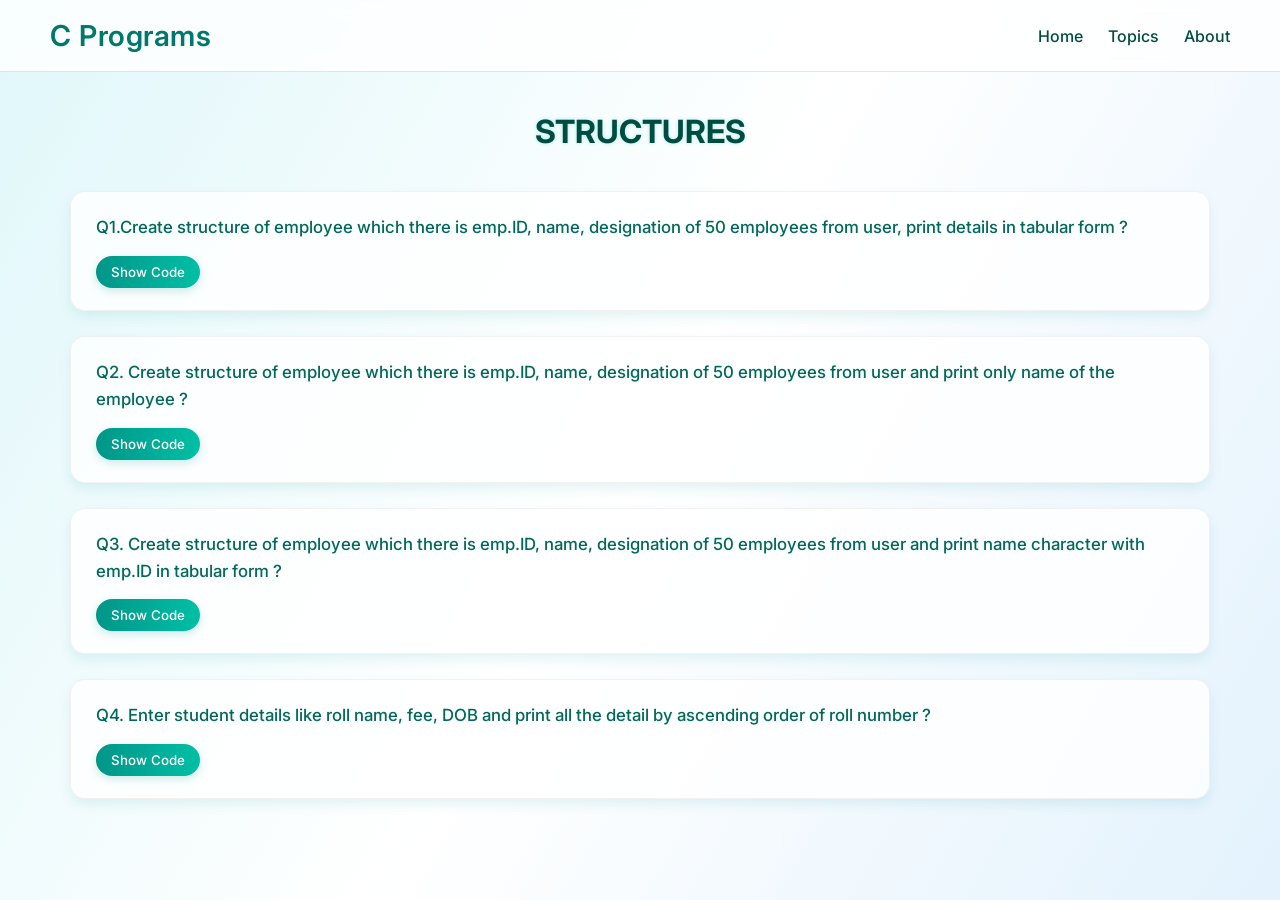
<file: structures.html>
<!DOCTYPE html>
<html lang="en">
<head>
  <meta charset="UTF-8">
  <meta name="viewport" content="width=device-width, initial-scale=1.0">
  <title>C Language Basics</title>
  <link rel="stylesheet" href="style_c_site.css">
</head>
<body>

  <nav class="navbar">
    <h1 id="logo">C Programs</h1>
    <ul class="nav-links">
      <li><a href="index.html">Home</a></li>
      <li><a href="#">Topics</a></li>
      <li><a href="#">About</a></li>
    </ul>
  </nav>

  <section class="main-box">
    <h2 id="heading">STRUCTURES</h2>
<div class="ques-list">

  <div class="ques-card">
    <h3>Q1.Create structure of employee which there is emp.ID, name, designation of 50 employees from user, print details in tabular form ?</h3>
    <div class="btn-area">
      <button onclick="showCode('q1code')">Show Code</button>

    </div>
  </div>


  <div class="ques-card">
    <h3>Q2. Create structure of employee which there is emp.ID, name, designation of 50 employees from user and print only name of the employee ?</h3>
    <div class="btn-area">
      <button onclick="showCode('q2code')">Show Code</button>

    </div>
  </div>


  <div class="ques-card">
    <h3>Q3. Create structure of employee which there is emp.ID, name, designation of 50 employees from user and print name character with emp.ID in tabular form ?</h3>
    <div class="btn-area">
      <button onclick="showCode('q3code')">Show Code</button>

    </div>
  </div>


  <div class="ques-card">
    <h3>Q4. Enter student details like roll name, fee, DOB and print all the detail by ascending order of roll number ?</h3>
    <div class="btn-area">
      <button onclick="showCode('q4code')">Show Code</button>

    </div>
  </div>



    <!-- Q1: Print all employee details in tabular form -->
<div id="q1code" class="code-box">
  <div class="inner-code">
    <span class="close" onclick="hideCode('q1code')">CLOSE</span>
    <pre id="q1block">
#include &lt;stdio.h&gt;

struct Employee {
    int id;
    char name[50];
    char designation[50];
};

int main() {
    struct Employee emp[50];
    int n;
    printf("Enter number of employees: ");
    scanf("%d", &amp;n);
    getchar(); // consume newline

    for(int i=0; i&lt;n; i++){
        printf("\nEmployee %d ID: ", i+1);
        scanf("%d", &amp;emp[i].id);
        getchar();
        printf("Employee %d Name: ", i+1);
        fgets(emp[i].name, sizeof(emp[i].name), stdin);
        emp[i].name[strcspn(emp[i].name, "\n")] = 0;
        printf("Employee %d Designation: ", i+1);
        fgets(emp[i].designation, sizeof(emp[i].designation), stdin);
        emp[i].designation[strcspn(emp[i].designation, "\n")] = 0;
    }

    printf("\nID\tName\t\tDesignation\n");
    printf("----------------------------------------\n");
    for(int i=0; i&lt;n; i++){
        printf("%d\t%s\t\t%s\n", emp[i].id, emp[i].name, emp[i].designation);
    }

    return 0;
}
    </pre>
    <p class="output-text">
Output :<br>Enter details for 50 employees:<br><br>

Employee 1:<br>
Enter ID: 101<br>
Enter Name: John Smith<br>
Enter Designation: Manager<br><br>

Employee 2:<br>
Enter ID: 102<br>
Enter Name: Alice Johnson<br>
Enter Designation: Developer<br><br>

Employee 3:<br>
Enter ID: 103<br>
Enter Name: Michael Brown<br>
Enter Designation: Tester<br><br>

Employee 4:<br>
Enter ID: 104<br>
Enter Name: Emma Davis<br>
Enter Designation: Designer<br><br>

... (continues up to Employee 50)<br><br>

-----------------------------------------------------<br>
ID    Name                 Designation        <br>
-----------------------------------------------------<br>
101   John Smith </t></t> </t> </t>        Manager     <br>       
102   Alice Johnson        Developer          <br>
103   Michael Brown        Tester          <br>   
104   Emma Davis           Designer          <br> 
... (continues up to Employee 50)

    </p>
  </div>
</div>

<!-- Q2: Print only employee names -->
<div id="q2code" class="code-box">
  <div class="inner-code">
    <span class="close" onclick="hideCode('q2code')">CLOSE</span>
    <pre id="q2block">
#include &lt;stdio.h&gt;

struct Employee {
    int id;
    char name[50];
    char designation[50];
};

int main() {
    struct Employee emp[50];
    int n;
    printf("Enter number of employees: ");
    scanf("%d", &amp;n);
    getchar();

    for(int i=0; i&lt;n; i++){
        printf("Employee %d Name: ", i+1);
        fgets(emp[i].name, sizeof(emp[i].name), stdin);
        emp[i].name[strcspn(emp[i].name, "\n")] = 0;
    }

    printf("\nEmployee Names:\n");
    for(int i=0; i&lt;n; i++){
        printf("%d. %s\n", i+1, emp[i].name);
    }

    return 0;
}
    </pre>
    <p class="output-text">
Output Example:<br>
Enter number of employees: 2<br>
Employee 1 Name: Alice<br>
Employee 2 Name: Bob<br>
<br>
Employee Names:<br>
1. Alice<br>
2. Bob
    </p>
  </div>
</div>

<!-- Q3: Print employee name with ID -->
<div id="q3code" class="code-box">
  <div class="inner-code">
    <span class="close" onclick="hideCode('q3code')">CLOSE</span>
    <pre id="q3block">
#include &lt;stdio.h&gt;

struct Employee {
    int id;
    char name[50];
    char designation[50];
};

int main() {
    struct Employee emp[50];
    int n;
    printf("Enter number of employees: ");
    scanf("%d", &amp;n);
    getchar();

    for(int i=0; i&lt;n; i++){
        printf("Employee %d ID: ", i+1);
        scanf("%d", &amp;emp[i].id);
        getchar();
        printf("Employee %d Name: ", i+1);
        fgets(emp[i].name, sizeof(emp[i].name), stdin);
        emp[i].name[strcspn(emp[i].name, "\n")] = 0;
    }

    printf("\nID\tName\n");
    printf("-------------------\n");
    for(int i=0; i&lt;n; i++){
        printf("%d\t%s\n", emp[i].id, emp[i].name);
    }

    return 0;
}
    </pre>
    <p class="output-text">
Output Example:<br>
Enter number of employees: 2<br>
Employee 1 ID: 101<br>
Employee 1 Name: Alice<br>
Employee 2 ID: 102<br>
Employee 2 Name: Bob<br>
<br>
ID      Name<br>
-------------------<br>
101     Alice<br>
102     Bob
    </p>
  </div>
</div>

<!-- Q4: Student details sorted by roll number -->
<div id="q4code" class="code-box">
  <div class="inner-code">
    <span class="close" onclick="hideCode('q4code')">CLOSE</span>
    <pre id="q4block">
#include &lt;stdio.h&gt;
#include &lt;string.h&gt;

struct Student {
    int roll;
    char name[50];
    float fee;
    char dob[15];
};

int main() {
    struct Student s[50];
    int n;
    printf("Enter number of students: ");
    scanf("%d", &amp;n);
    getchar();

    for(int i=0; i&lt;n; i++){
        printf("\nStudent %d Roll: ", i+1);
        scanf("%d", &amp;s[i].roll);
        getchar();
        printf("Student %d Name: ", i+1);
        fgets(s[i].name, sizeof(s[i].name), stdin);
        s[i].name[strcspn(s[i].name, "\n")] = 0;
        printf("Student %d Fee: ", i+1);
        scanf("%f", &amp;s[i].fee);
        getchar();
        printf("Student %d DOB: ", i+1);
        fgets(s[i].dob, sizeof(s[i].dob), stdin);
        s[i].dob[strcspn(s[i].dob, "\n")] = 0;
    }

    // Sort by roll number
    struct Student temp;
    for(int i=0;i&lt;n-1;i++){
        for(int j=i+1;j&lt;n;j++){
            if(s[i].roll &gt; s[j].roll){
                temp = s[i];
                s[i] = s[j];
                s[j] = temp;
            }
        }
    }

    printf("\nRoll\tName\t\tFee\tDOB\n");
    printf("---------------------------------------------\n");
    for(int i=0;i&lt;n;i++){
        printf("%d\t%s\t\t%.2f\t%s\n", s[i].roll, s[i].name, s[i].fee, s[i].dob);
    }

    return 0;
}
    </pre>
    <p class="output-text">
Output Example:<br>
Enter number of students: 2<br>
Student 1 Roll: 12<br>
Student 1 Name: Alice<br>
Student 1 Fee: 1000<br>
Student 1 DOB: 01-01-2005<br>
Student 2 Roll: 10<br>
Student 2 Name: Bob<br>
Student 2 Fee: 1200<br>
Student 2 DOB: 02-02-2005<br>
<br>
Roll    Name        Fee     DOB<br>
---------------------------------------------<br>
10      Bob         1200.00 02-02-2005<br>
12      Alice       1000.00 01-01-2005
    </p>
  </div>
</div>

  </section>




  <script >
function showCode(id) {
  const box = document.getElementById(id);
  box.style.opacity = 1;
  box.style.pointerEvents = "auto"; // make it clickable
}

function hideCode(id) {
  const box = document.getElementById(id);
  box.style.opacity = 0;
  box.style.pointerEvents = "none"; // disable interaction
}
  </script>
</body>
</html>
</file>
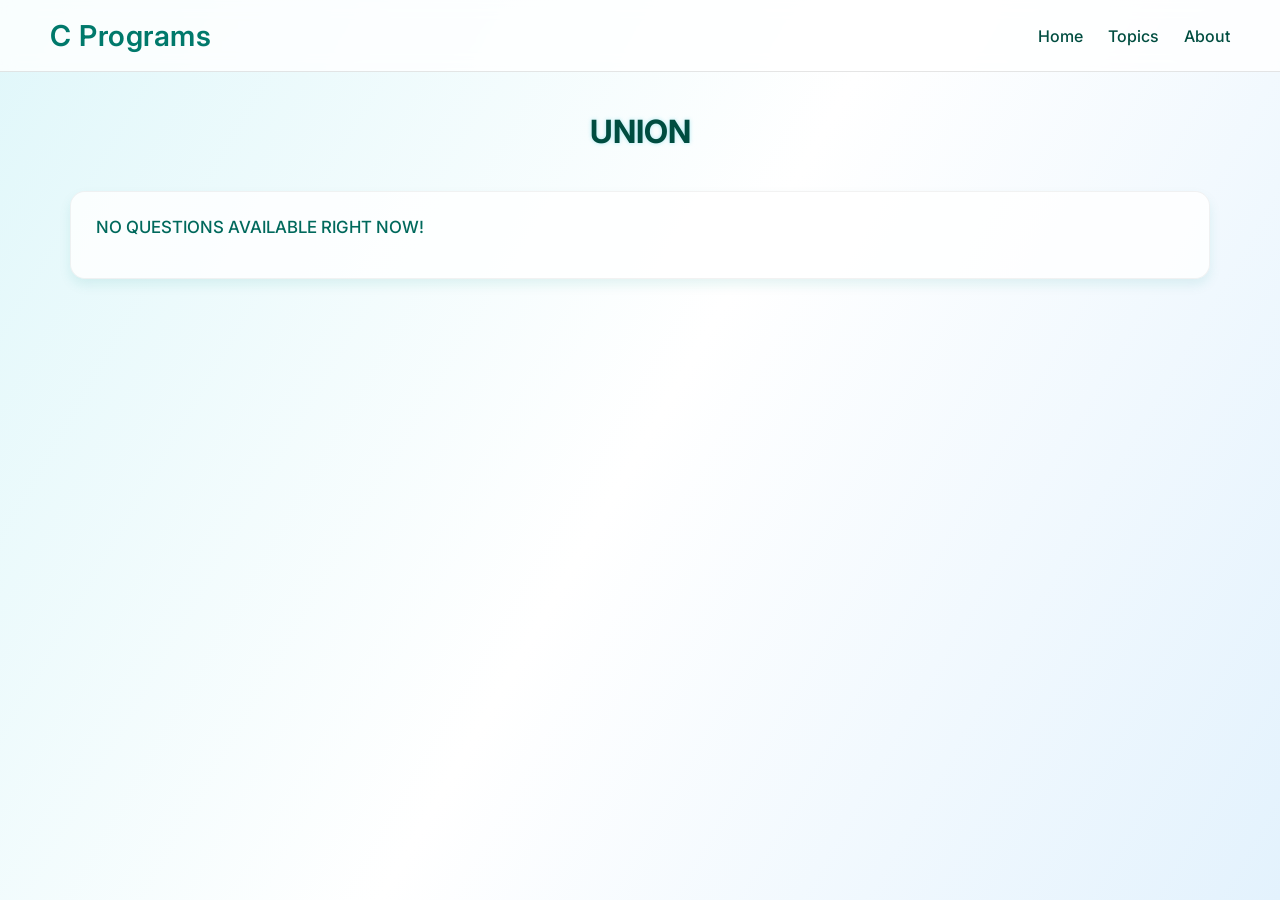
<file: union.html>
<!DOCTYPE html>
<html lang="en">
<head>
  <meta charset="UTF-8">
  <meta name="viewport" content="width=device-width, initial-scale=1.0">
  <title>C Language Basics</title>
  <link rel="stylesheet" href="style_c_site.css">
</head>
<body>

  <nav class="navbar">
    <h1 id="logo">C Programs</h1>
    <ul class="nav-links">
      <li><a href="index.html">Home</a></li>
      <li><a href="#">Topics</a></li>
      <li><a href="#">About</a></li>
    </ul>
  </nav>

  <section class="main-box">
    <h2 id="heading">UNION</h2>
<div class="ques-list">

  <div class="ques-card">
    <h3>NO QUESTIONS AVAILABLE  RIGHT NOW!</h3>
    <div class="btn-area">
  
    </div>
  </div>



    <!-- c1  -->
    <div id="q1code" class="code-box">
      <div class="inner-code">
        <span class="close" onclick="hideCode('q1code')">CLOSE</span>
        <pre id="q1block">
#include &lt;stdio.h&gt;
int main(){
   // print messege on screen
   printf("Helo World");
   return 0;
}
        </pre>
        <p class="output-text">Output: Helo World</p>
      </div>
    </div>



  </section>

















  <script >
function showCode(id) {
  const box = document.getElementById(id);
  box.style.opacity = 1;
  box.style.pointerEvents = "auto"; // make it clickable
}

function hideCode(id) {
  const box = document.getElementById(id);
  box.style.opacity = 0;
  box.style.pointerEvents = "none"; // disable interaction
}
  </script>
</body>
</html>
</file>
<file: style_c_site.css>
/* ===== OCEAN MIST THEME ===== */
@import url('https://fonts.googleapis.com/css2?family=Inter:wght@400;600&display=swap');

* {
  margin: 0;
  padding: 0;
  box-sizing: border-box;
  font-family: "Inter", sans-serif;
}

/* ===== BODY ===== */
body {
  visibility: visible;
  background: #fefefe; /* or your normal page color */
}

body {
  background: linear-gradient(120deg, #e0f7fa, #ffffff, #e3f2fd);
  background-size: cover;
  color: #1a1a1a;
  min-height: 100vh;
  overflow-x: hidden;
  animation: none;
}

@media (min-width: 800px) {
  body {
    animation: bgMove 20s ease infinite alternate;
  }
}

@keyframes bgMove {
  0% {
    background-position: 0% 50%;
  }
  50% {
    background-position: 100% 50%;
  }
  100% {
    background-position: 0% 50%;
  }
}

/* ===== NAVBAR ===== */
.navbar {
  width: 100%;
  display: flex;
  justify-content: space-between;
  align-items: center;
  padding: 18px 50px;
  background: rgba(255, 255, 255, 0.8);
  backdrop-filter: blur(8px);
  border-bottom: 1px solid rgba(0, 0, 0, 0.1);
  position: sticky;
  top: 0;
  z-index: 10;
}

.navbar h1 {
  font-size: 1.8rem;
  font-weight: 600;
  color: #00796b;
  letter-spacing: 0.5px;
}

.navbar ul {
  list-style: none;
  display: flex;
  gap: 25px;
}

.navbar ul li a {
  text-decoration: none;
  color: #004d40;
  font-weight: 500;
  transition: color 0.3s ease;
}

.navbar ul li a:hover {
  color: #00bfa5;
}

/* ===== HEADING ===== */
.heading {
  text-align: center;
  margin: 80px 0 20px;
}

.heading p {
  font-size: 1.8rem;
  font-weight: 600;
  color: #004d40;
}

/* ===== TOPICS ===== */
.topics {
  display: grid;
  grid-template-columns: repeat(auto-fit, minmax(260px, 1fr));
  gap: 40px;
  padding: 50px 80px;
  justify-content: center;
}

/* ===== CARD ===== */
.card {
  background: #ffffffcc;
  border-radius: 18px;
  padding: 25px 20px;
  text-align: center;
  color: #004d40;
  box-shadow: 0 6px 15px rgba(0, 0, 0, 0.08);
  transition: all 0.4s ease;
  position: relative;
  overflow: hidden;
  animation: gentleFloat 10s ease-in-out infinite;
  will-change: transform;
}

.card h3 {
  font-size: 1.1rem;
  font-weight: 600;
  margin-bottom: 15px;
  color: #00695c;
}

.card:hover {
  transform: translateY(-8px);
  box-shadow: 0 10px 25px rgba(0, 150, 136, 0.2);
}

/* ===== BUTTON ===== */
.btn {
  display: inline-block;
  margin-top: 12px;
  padding: 10px 18px;
  border-radius: 25px;
  background: linear-gradient(90deg, #009688, #00bfa5);
  color: #fff;
  font-weight: 500;
  text-decoration: none;
  transition: all 0.3s ease;
  box-shadow: 0 4px 10px rgba(0, 188, 212, 0.2);
}

.btn:hover {
  transform: scale(1.08);
  box-shadow: 0 6px 15px rgba(0, 150, 136, 0.3);
}

/* ===== FLOAT ANIMATION ===== */
@keyframes gentleFloat {
  0%, 100% {
    transform: translateY(0);
  }
  50% {
    transform: translateY(-6px);
  }
}

@media (max-width: 700px) {
  .card {
    animation: none;
  }
}

/* ===== QUESTION PAGE ===== */
.main-box {
  padding: 40px 70px;
}

#heading {
  text-align: center;
  font-size: 2rem;
  color: #004d40;
  margin-bottom: 40px;
  text-shadow: 0 0 4px rgba(0, 188, 212, 0.3);
}

/* ===== QUESTION LIST ===== */
.ques-list {
  display: flex;
  flex-direction: column;
  gap: 25px;
}

.ques-card {
  background: #ffffffcc;
  border-radius: 15px;
  padding: 22px 25px;
  box-shadow: 0 6px 12px rgba(0, 150, 136, 0.1);
  transition: all 0.4s ease;
  border: 1px solid rgba(0, 0, 0, 0.05);
}

.ques-card h3 {
  font-size: 1.05rem;
  color: #00695c;
  line-height: 1.6;
  font-weight: 500;
}

.ques-card:hover {
  transform: translateY(-6px);
  box-shadow: 0 10px 22px rgba(0, 150, 136, 0.15);
}

/* ===== BUTTON AREA ===== */
.btn-area {
  display: flex;
  gap: 12px;
  margin-top: 15px;
}

.btn-area button {
  padding: 8px 15px;
  background: linear-gradient(90deg, #009688, #00bfa5);
  color: #fff;
  border: none;
  border-radius: 25px;
  cursor: pointer;
  font-weight: 500;
  transition: all 0.3s ease;
  box-shadow: 0 3px 10px rgba(0, 150, 136, 0.2);
}

.btn-area button:hover {
  transform: scale(1.08);
  box-shadow: 0 6px 16px rgba(0, 188, 212, 0.3);
}

/* ===== CODE BOX ===== */

.code-box {
  position: fixed;
  top: 0;
  left: 0;
  width: 100%;
  height: 100%;
  background: rgba(240, 248, 255, 0.85);
  backdrop-filter: blur(1px);
  display: flex;
  align-items: center;
  justify-content: center;
  opacity: 0;
  pointer-events: none;
  transition: opacity 0.3s ease-in-out;
  z-index: 100;
  will-change: opacity; /* 👈 helps mobile browsers render faster */
}


.inner-code {
  background: #ffffff;
  border-radius: 12px;
  width: 90%;
  max-width: 750px;
  padding: 25px;
  box-shadow: 0 10px 25px rgba(0, 0, 0, 0.15);
  animation: popIn 0.4s ease forwards;
  border-top: 4px solid #00bfa5;
  max-height: 70vh;
}

@keyframes popIn {
  0% {
    transform: scale(0.9);
    opacity: 0;
  }
  100% {
    transform: scale(1);
    opacity: 1;
  }
}

.inner-code pre {
  background: #f1f8e9;
  padding: 15px;
  border-radius: 10px;
  overflow-x: auto;
  white-space: pre-wrap;
  font-size: 0.9rem;
  color: #2e7d32;
  line-height: 1.4;
  border: 1px solid #c8e6c9;
  max-height: 45vh;
}

.output-text {
  margin-top: 12px;
  background: #e0f2f1;
  padding: 8px 10px;
  border-left: 4px solid #009688;
  border-radius: 6px;
  font-weight: 500;
  color: #004d40;
  max-height: 17vh;
  overflow-x: auto;
}

.close {
  display: inline-block;
  background: #009688;
  color: white;
  font-weight: 500;
  border-radius: 20px;
  padding: 5px 14px;
  float: right;
  cursor: pointer;
  transition: background 0.3s ease;
  margin-left: 15px;
}

.close:hover {
  background: #00796b;
}

/* ===== RESPONSIVE ===== */
@media (max-width: 700px) {
  .main-box {
    padding: 30px 20px;
  }

  .navbar {
    flex-direction: column;
    padding: 12px 20px;
  }

  .navbar ul {
    margin-top: 10px;
  }
}
/* 🌙 MOBILE DEBUG MODE — disable heavy effects */
@media (max-width: 768px) {
  /* Make sure page always visible */
  body {
    visibility: visible !important;
    animation: none !important;
    transition: none !important;
    background-attachment: scroll !important;
  }
}
</file>
